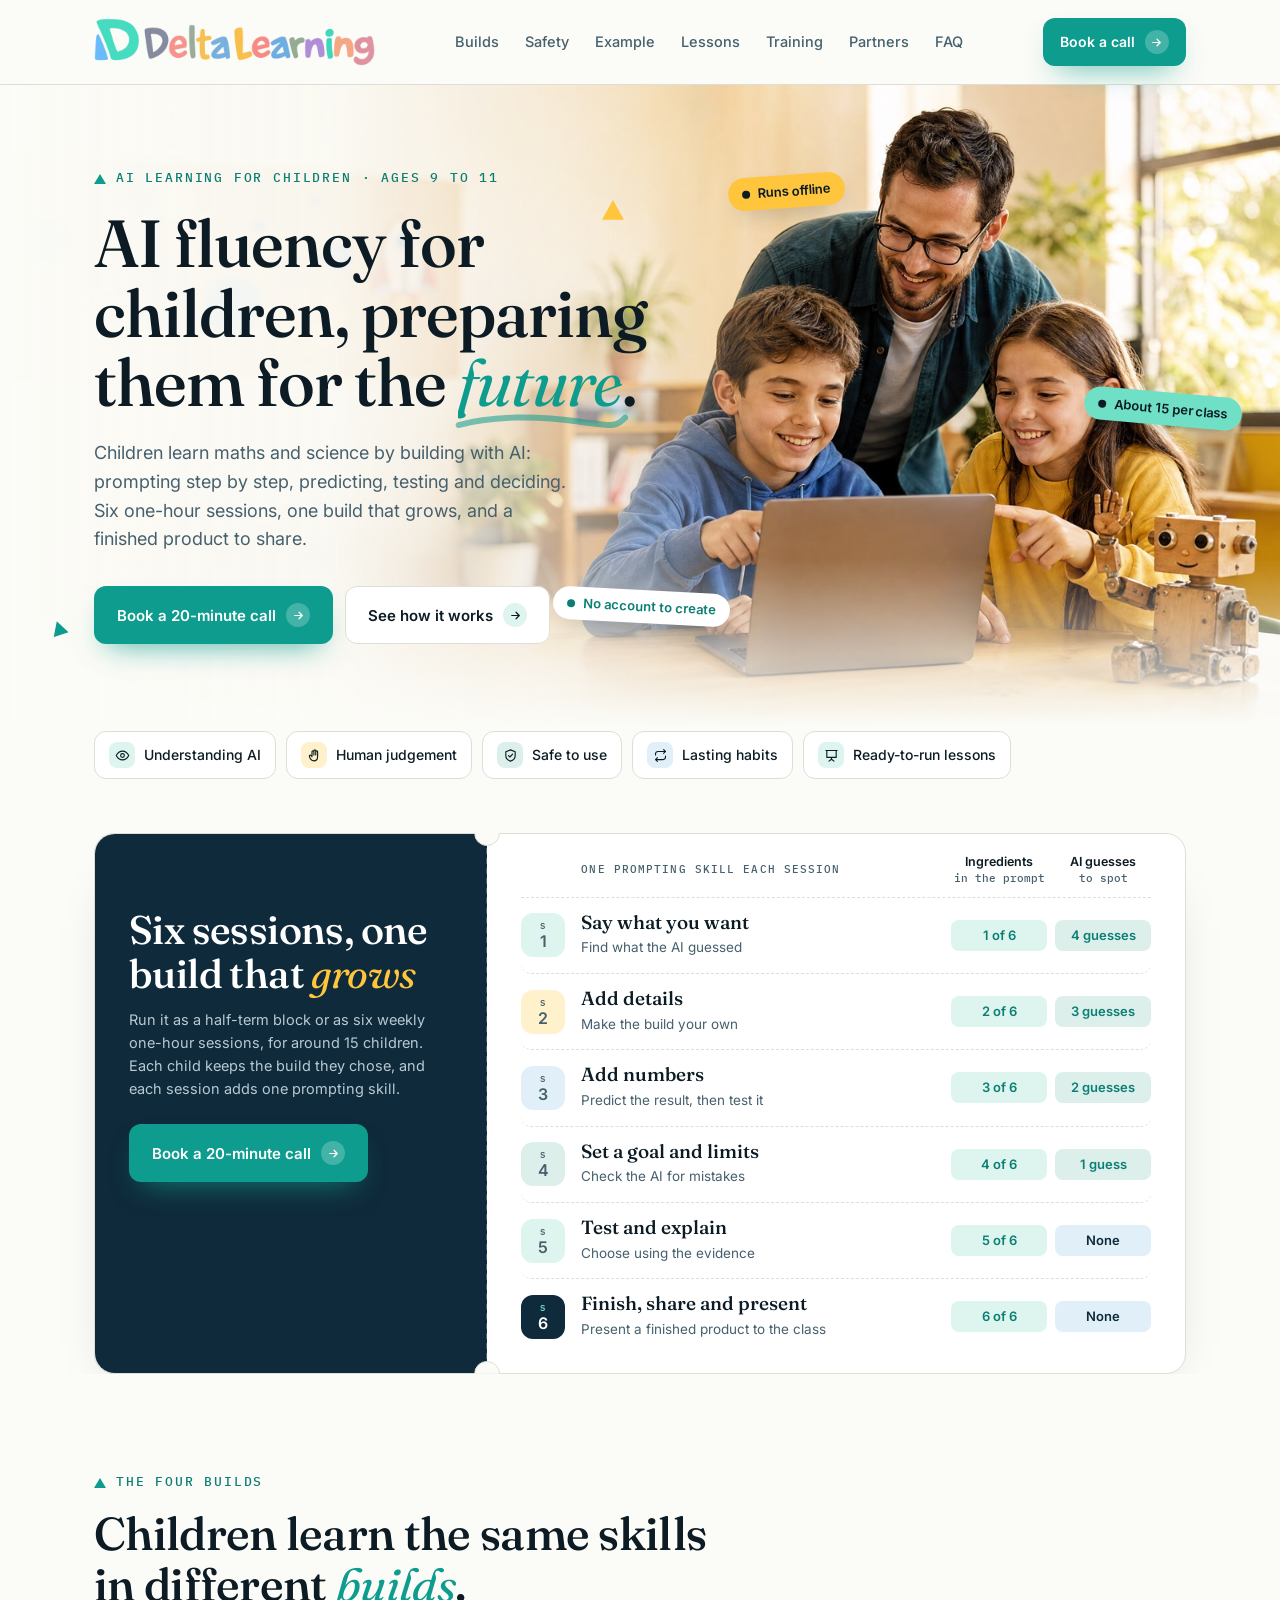
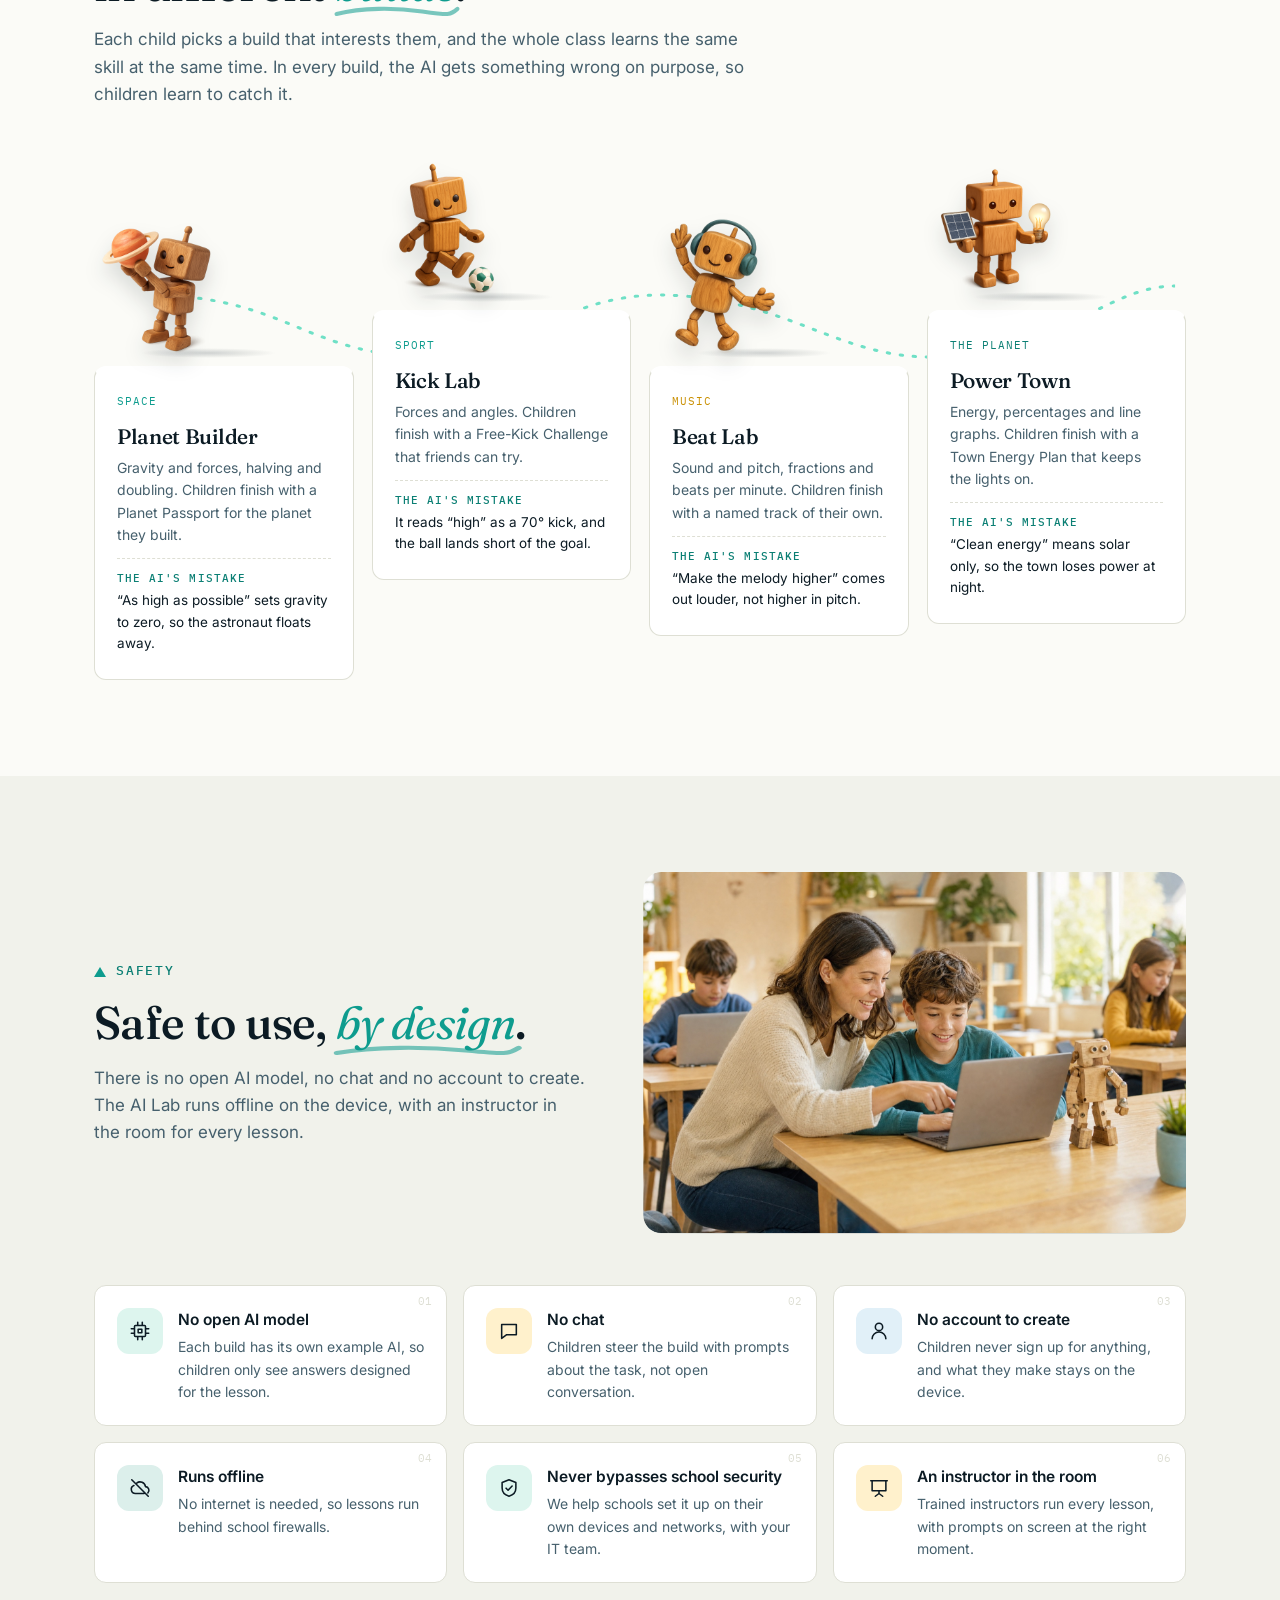
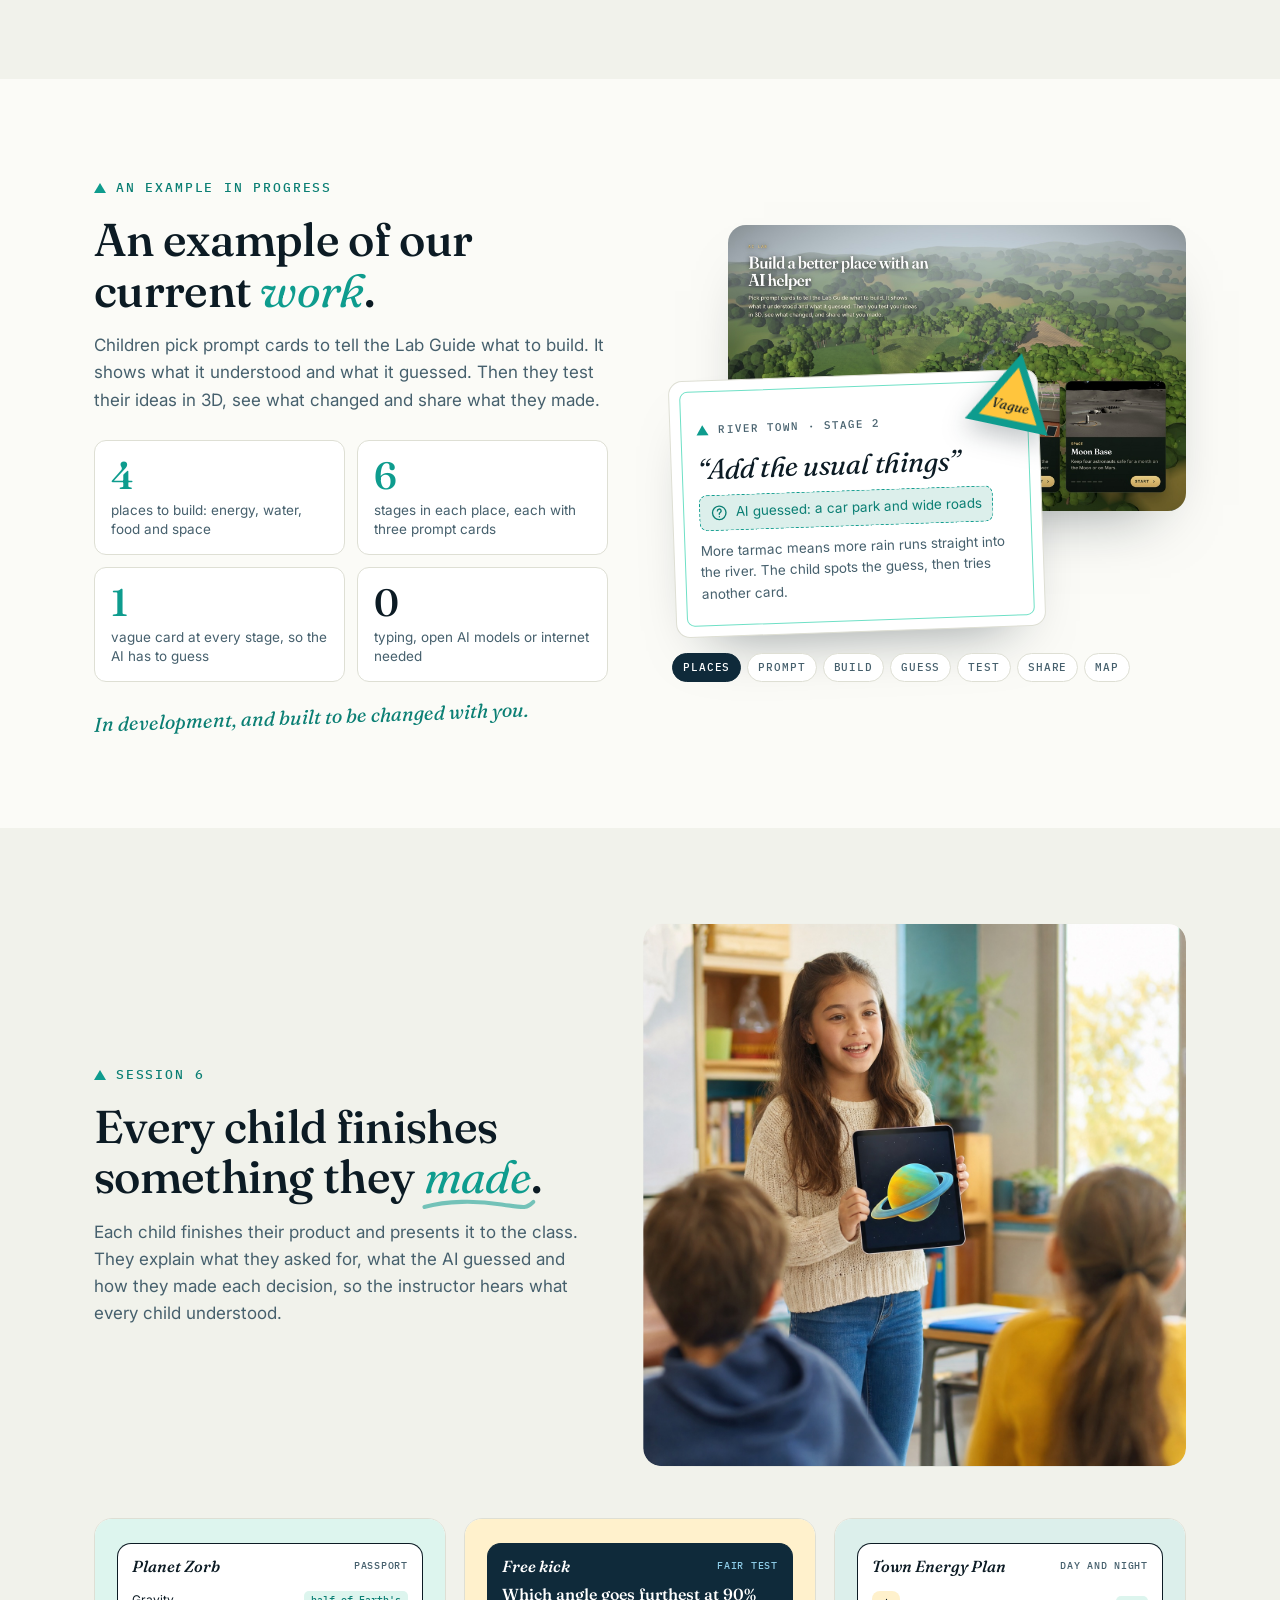
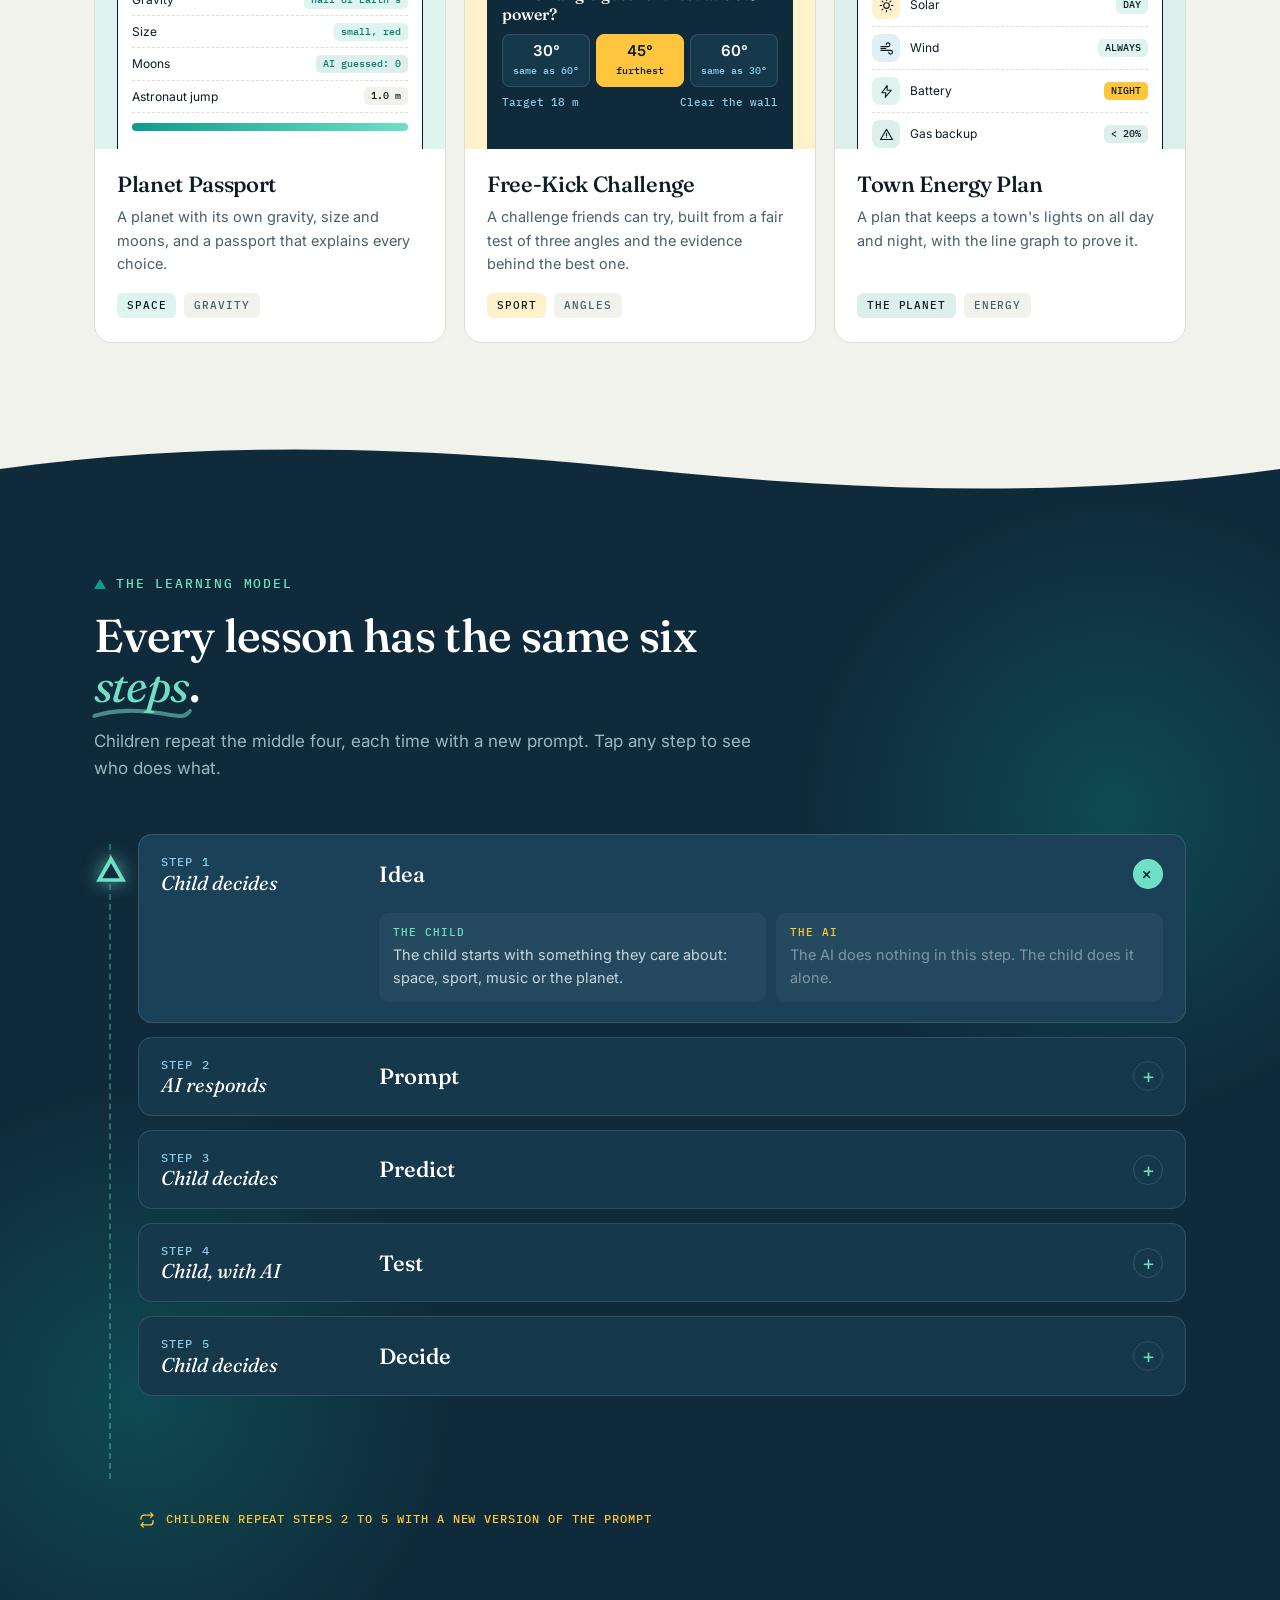
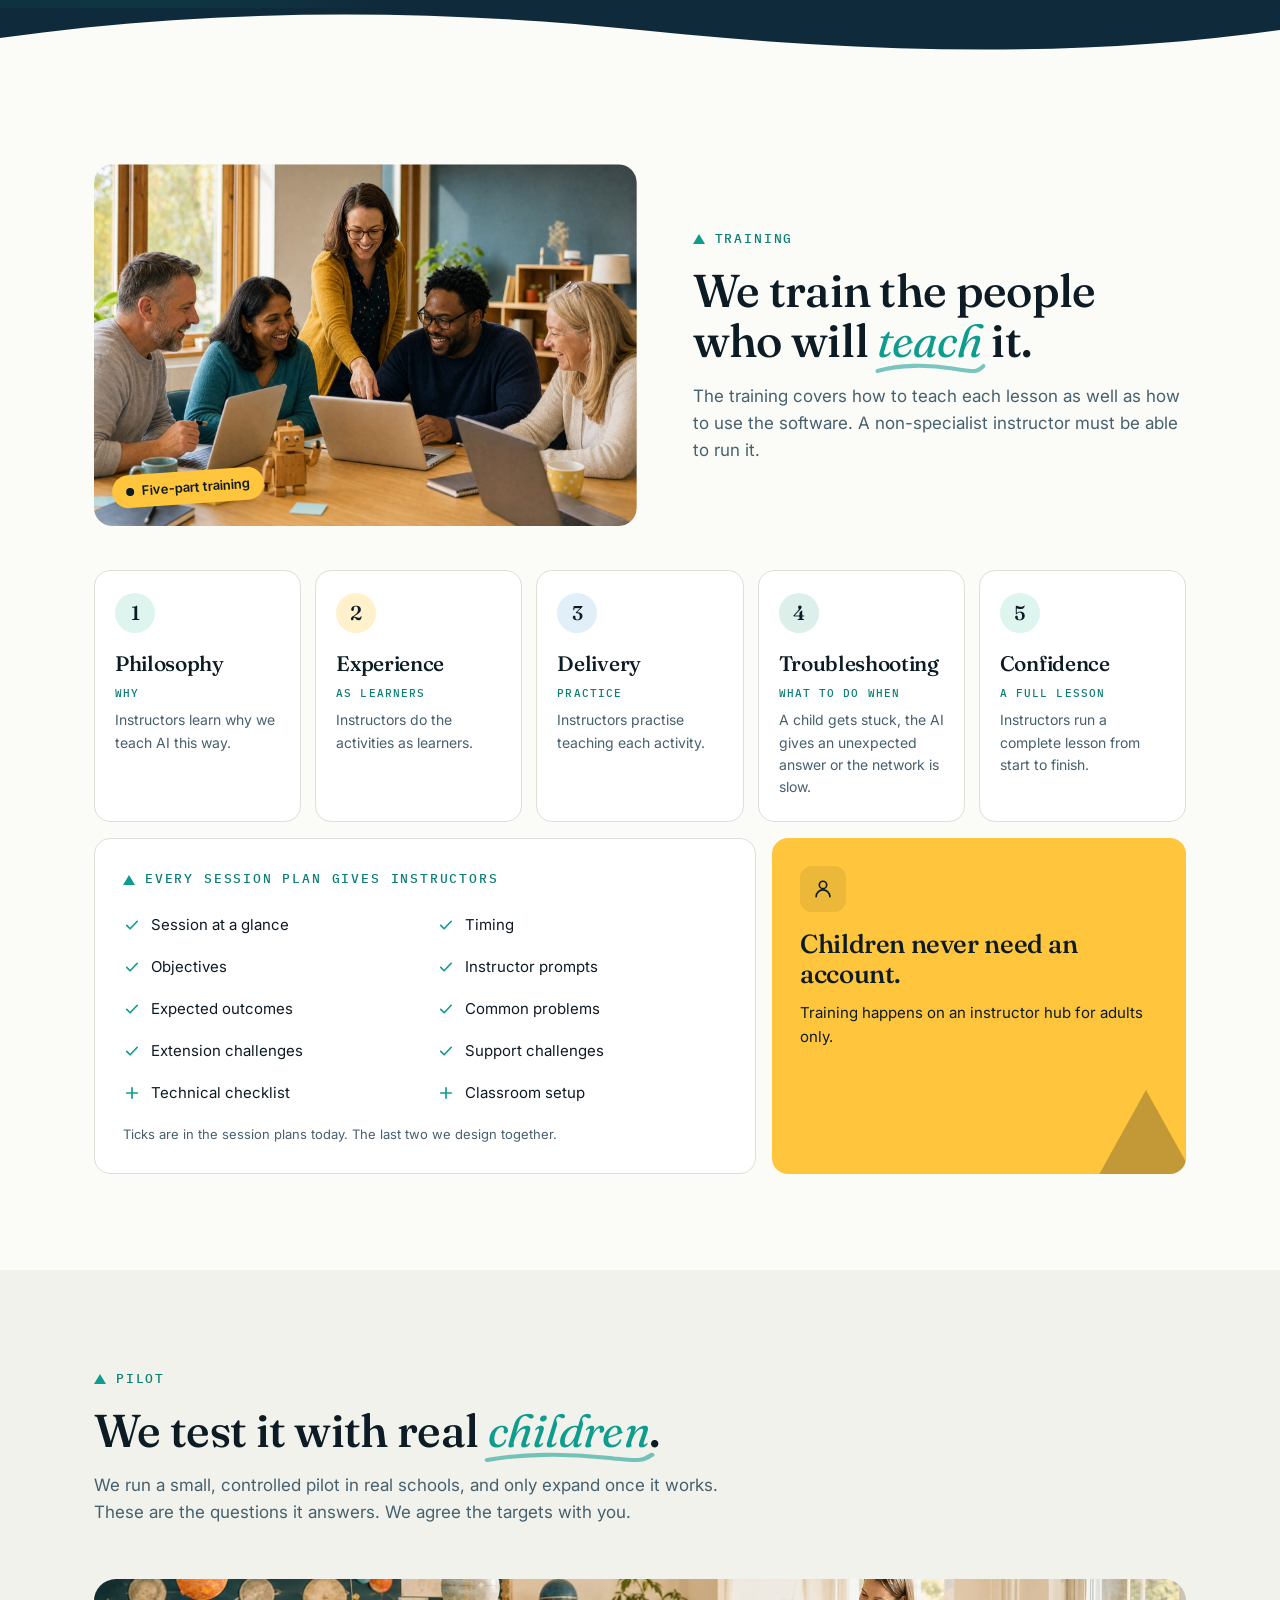
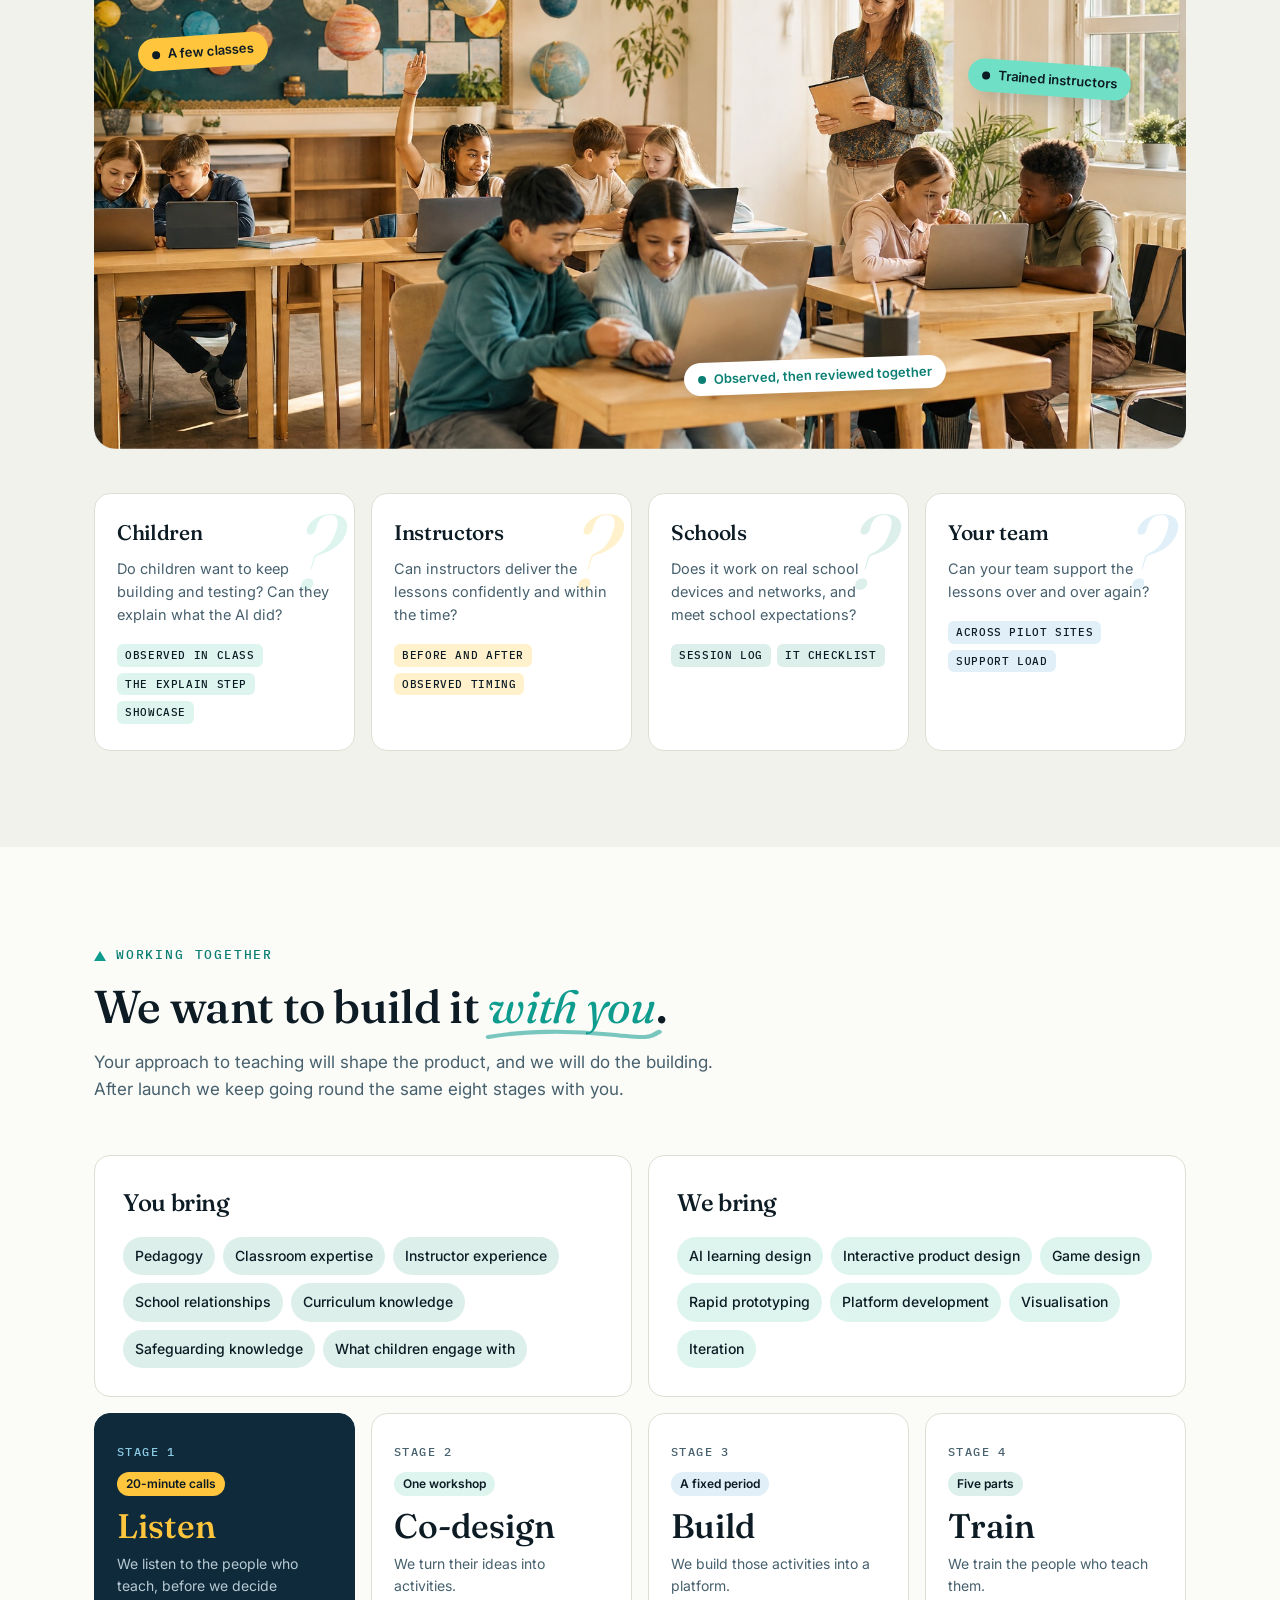
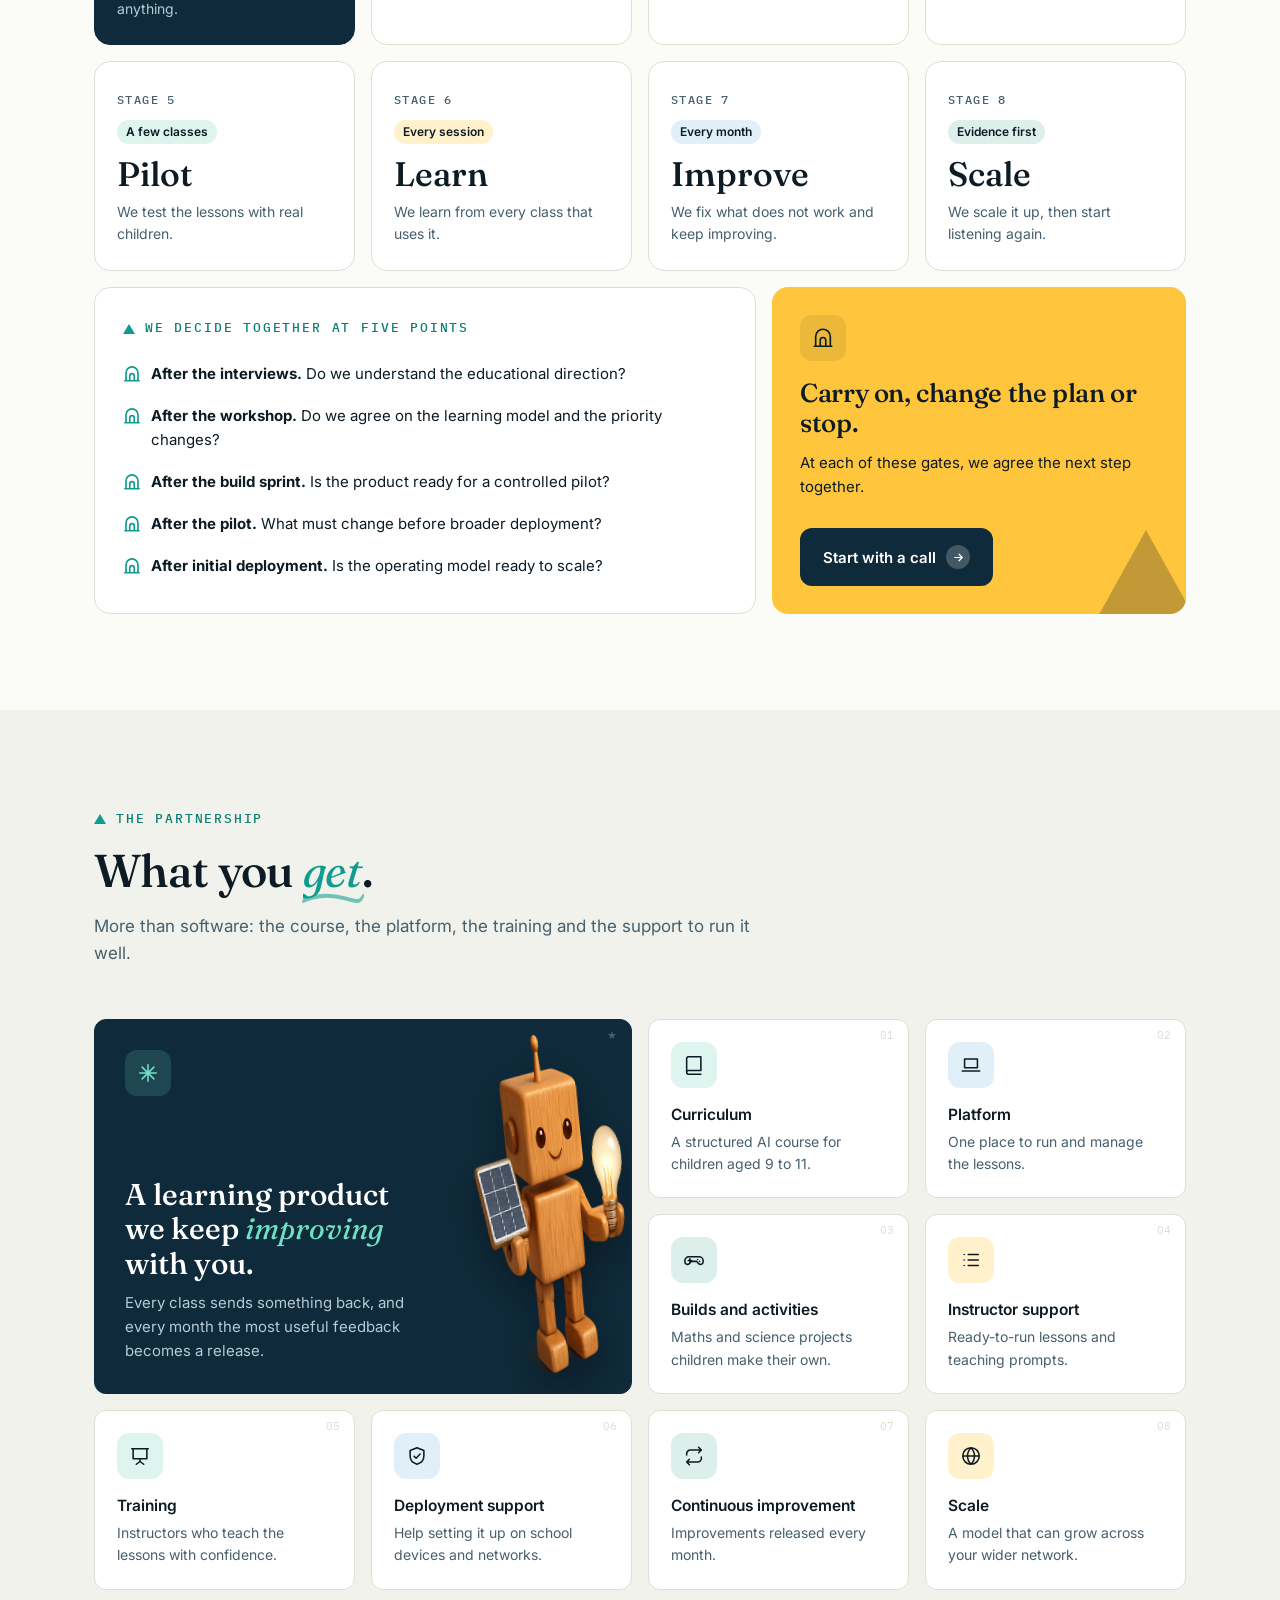
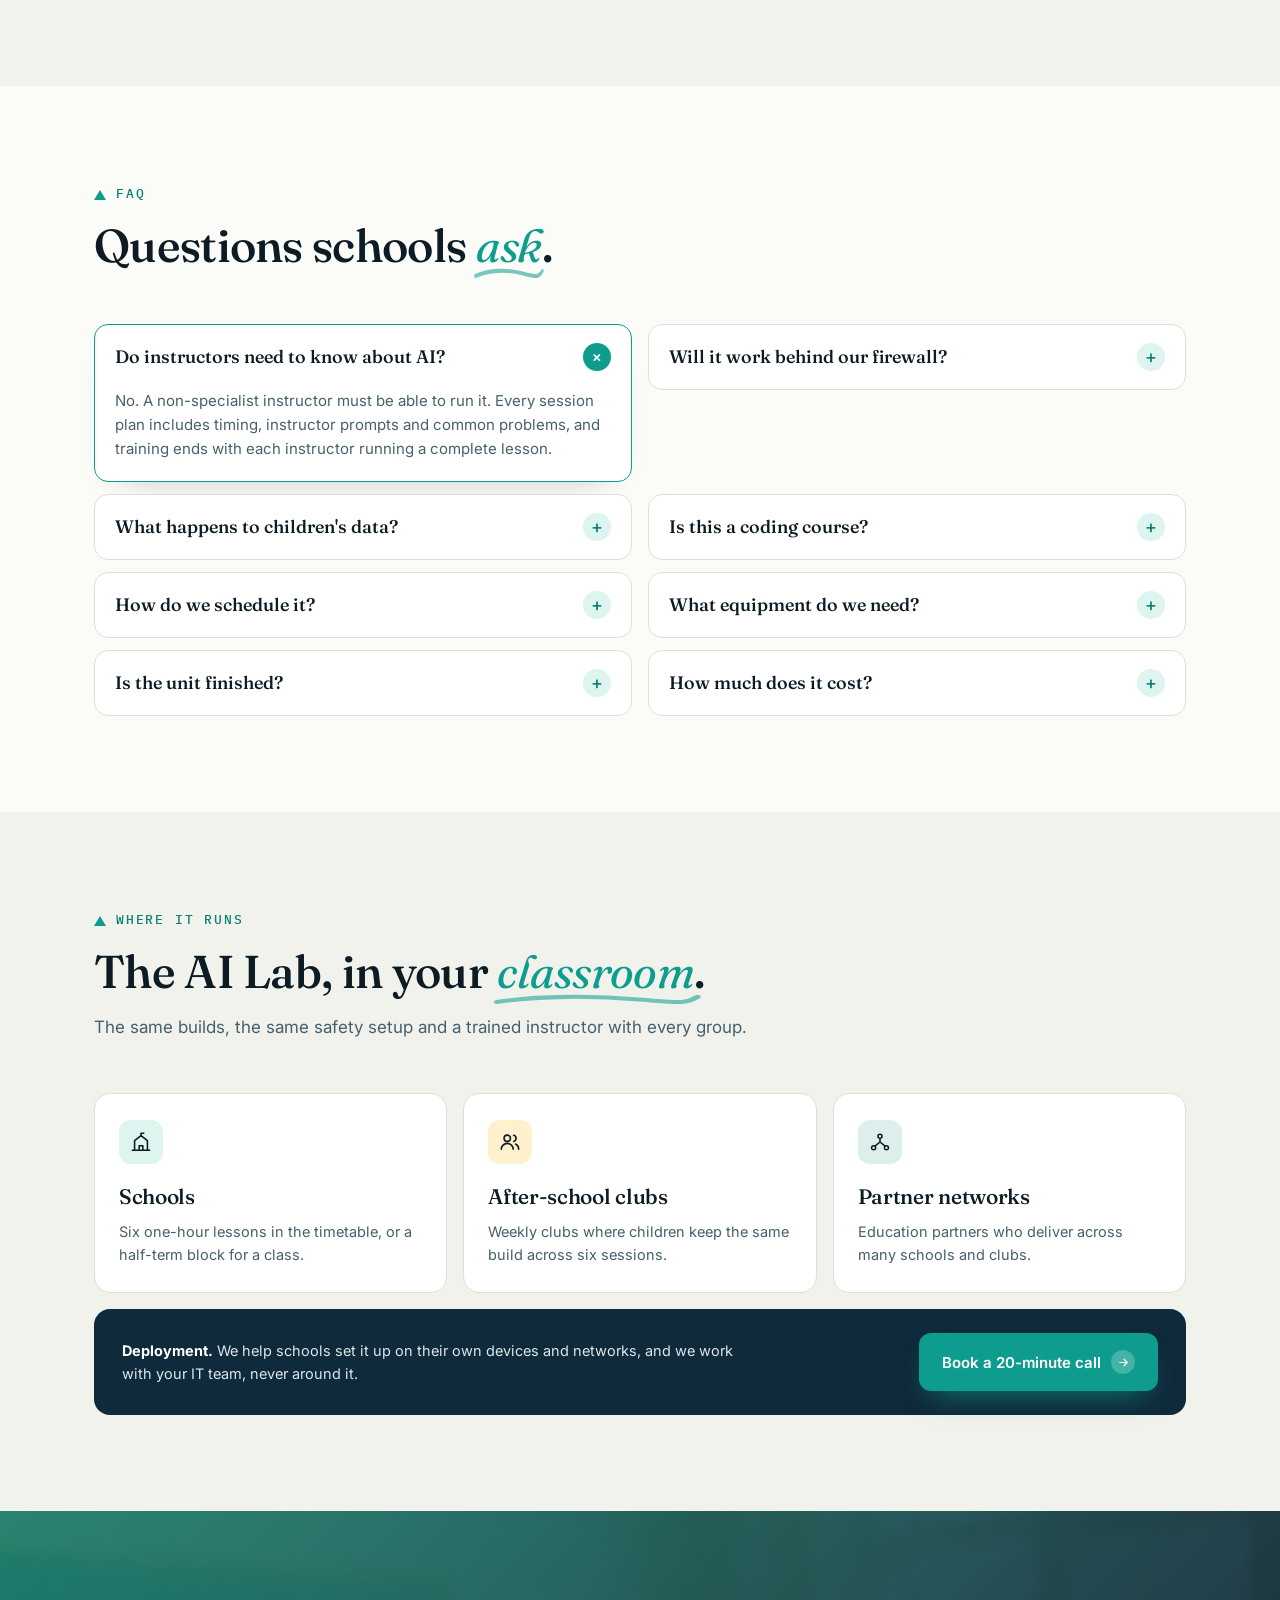
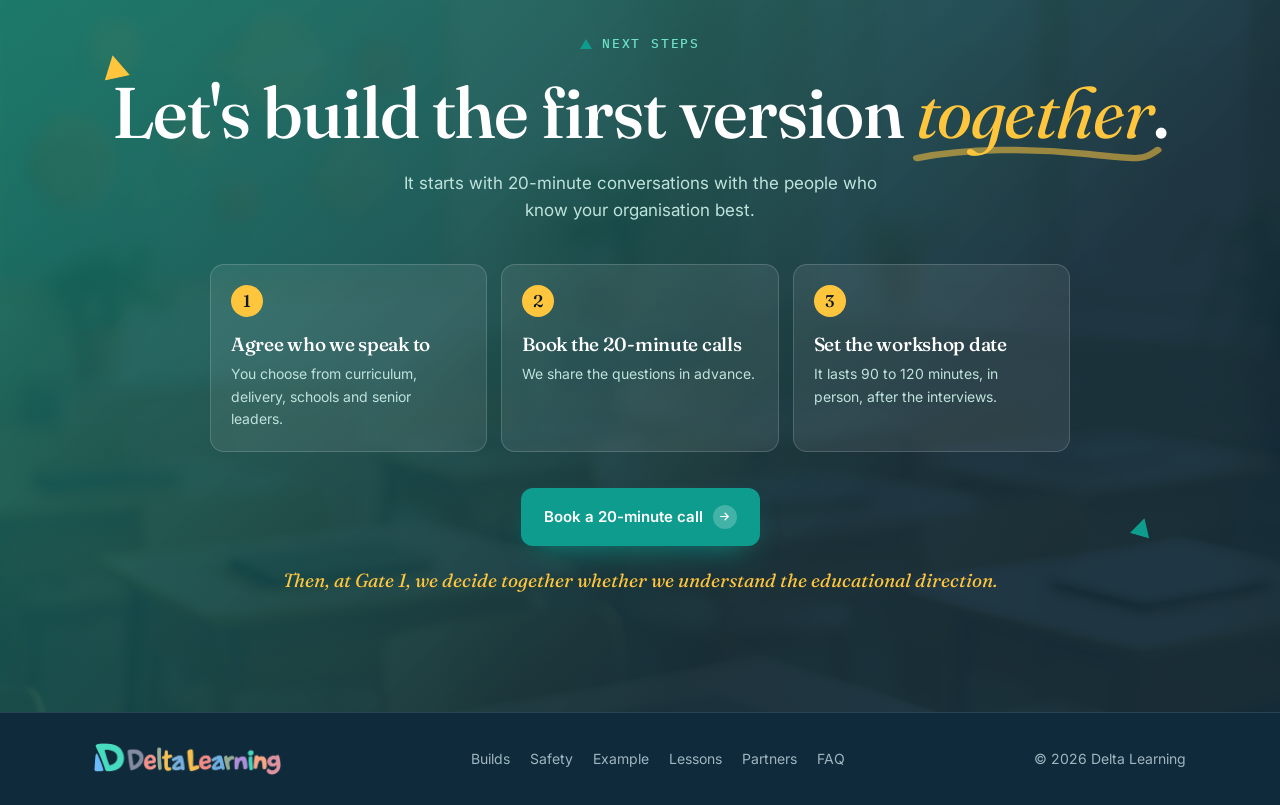
<file: index.html>
<!doctype html>
<html lang="en-GB">
  <head>
    <meta charset="utf-8" />
    <meta name="viewport" content="width=device-width, initial-scale=1" />
    <title>Delta Learning · AI fluency for children</title>
    <meta name="description" content="The AI Lab: six one-hour sessions where children aged 9 to 11 learn maths and science by building with AI. Safe to use, runs offline, and built with schools." />
    <meta name="theme-color" content="#fbfbf7" />
    <link rel="icon" href="assets/logo-mark.png" type="image/png" />
    <link rel="preconnect" href="https://fonts.googleapis.com" />
    <link rel="preconnect" href="https://fonts.gstatic.com" crossorigin />
    <link href="https://fonts.googleapis.com/css2?family=Fraunces:ital,opsz,wght@0,9..144,300..800;1,9..144,300..800&family=IBM+Plex+Mono:wght@400;500;600&family=Inter:wght@400;500;600;700&display=swap" rel="stylesheet" />
    <link rel="stylesheet" href="css/kids.css" />
    <script>document.documentElement.classList.add("js");</script>
  </head>
  <body>
    <!-- ====================================================================
         NAV
         ==================================================================== -->
    <nav class="top" aria-label="Main">
      <span class="progress" aria-hidden="true"></span>
      <div class="wrap">
        <a class="logo" href="#top"><img src="assets/logo.png" width="1520" height="260" alt="Delta Learning" /></a>
        <div class="links">
          <a href="#builds">Builds</a>
          <a href="#safety">Safety</a>
          <a href="#example">Example</a>
          <a href="#lessons">Lessons</a>
          <a href="#training">Training</a>
          <a href="#partners">Partners</a>
          <a href="#faq">FAQ</a>
        </div>
        <a class="btn btn-teal" href="#next">Book a call <span class="arr"><svg viewBox="0 0 24 24"><path d="M5 12h14M13 6l6 6-6 6" /></svg></span></a>
      </div>
    </nav>

    <main id="top">
      <!-- ==================================================================
           HERO
           ================================================================== -->
      <header class="hero">
        <div class="hero-photo">
          <svg class="tri" style="left: 47%; top: 18%; width: 22px" viewBox="0 0 20 18" aria-hidden="true"><path d="M10 0 20 18H0Z" fill="#ffc53d" /></svg>
          <svg class="tri" style="left: 4%; bottom: 14%; width: 16px; rotate: -18deg" viewBox="0 0 20 18" aria-hidden="true"><path d="M10 0 20 18H0Z" fill="#0e9c8e" /></svg>
          <span class="tag t1"><i></i>Runs offline</span>
          <span class="tag t2"><i></i>About 15 per class</span>
          <span class="tag t3"><i></i>No account to create</span>
          <div class="wrap hero-copy">
              <div>
                <p class="label">AI learning for children · Ages 9 to 11</p>
                <h1>AI fluency for children, preparing them for the <em>future</em>.</h1>
                <p class="lead">Children learn maths and science by building with AI: prompting step by step, predicting, testing and deciding. Six one-hour sessions, one build that grows, and a finished product to share.</p>
                <div class="ctas">
                  <a class="btn btn-teal" href="#next">Book a 20-minute call <span class="arr"><svg viewBox="0 0 24 24"><path d="M5 12h14M13 6l6 6-6 6" /></svg></span></a>
                  <a class="btn btn-line" href="#lessons">See how it works <span class="arr"><svg viewBox="0 0 24 24"><path d="M5 12h14M13 6l6 6-6 6" /></svg></span></a>
                </div>
              </div>
          </div>
        </div>

        <div class="wrap">
          <div class="badges">
            <span class="badge"><b style="background: var(--mint-t)"><i data-icon="eye"></i></b>Understanding AI</span>
            <span class="badge"><b style="background: var(--sun-t)"><i data-icon="hand"></i></b>Human judgement</span>
            <span class="badge"><b style="background: var(--accent-t)"><i data-icon="shield-check"></i></b>Safe to use</span>
            <span class="badge"><b style="background: var(--sky-t)"><i data-icon="repeat"></i></b>Lasting habits</span>
            <span class="badge"><b style="background: var(--mint-t)"><i data-icon="board"></i></b>Ready-to-run lessons</span>
          </div>

          <!-- The unit, as a ticket -->
          <div class="ticket">
            <span class="notch top"></span><span class="notch bot"></span>
            <div class="stub">
              <p class="label">An example unit</p>
              <h3>Six sessions, one build that <em>grows</em></h3>
              <p>Run it as a half-term block or as six weekly one-hour sessions, for around 15 children. Each child keeps the build they chose, and each session adds one prompting skill.</p>
              <a class="btn btn-teal" href="#next">Book a 20-minute call <span class="arr"><svg viewBox="0 0 24 24"><path d="M5 12h14M13 6l6 6-6 6" /></svg></span></a>
            </div>
            <ul class="nights-list">
              <li class="nl-head">
                <span></span>
                <span class="cap">One prompting skill each session</span>
                <span class="tm"><i>Ingredients<small>in the prompt</small></i><i>AI guesses<small>to spot</small></i></span>
              </li>
              <li><span class="d" style="background: var(--mint-t)"><small>S</small>1</span><div><b>Say what you want</b><span>Find what the AI guessed</span></div><span class="tm"><i>1 of 6</i><i>4 guesses</i></span></li>
              <li><span class="d" style="background: var(--sun-t)"><small>S</small>2</span><div><b>Add details</b><span>Make the build your own</span></div><span class="tm"><i>2 of 6</i><i>3 guesses</i></span></li>
              <li><span class="d" style="background: var(--sky-t)"><small>S</small>3</span><div><b>Add numbers</b><span>Predict the result, then test it</span></div><span class="tm"><i>3 of 6</i><i>2 guesses</i></span></li>
              <li><span class="d" style="background: var(--accent-t)"><small>S</small>4</span><div><b>Set a goal and limits</b><span>Check the AI for mistakes</span></div><span class="tm"><i>4 of 6</i><i>1 guess</i></span></li>
              <li><span class="d" style="background: var(--mint-t)"><small>S</small>5</span><div><b>Test and explain</b><span>Choose using the evidence</span></div><span class="tm"><i>5 of 6</i><i class="none">None</i></span></li>
              <li><span class="d" style="background: var(--navy); color: #fff"><small style="color: var(--mint)">S</small>6</span><div><b>Finish, share and present</b><span>Present a finished product to the class</span></div><span class="tm"><i>6 of 6</i><i class="none">None</i></span></li>
            </ul>
          </div>
        </div>
      </header>

      <!-- ==================================================================
           BUILDS (level map)
           ================================================================== -->
      <section class="section" id="builds">
        <div class="wrap">
          <div class="sec-head">
            <p class="label">The four builds</p>
            <h2>Children learn the same skills in different <em>builds</em>.</h2>
            <p>Each child picks a build that interests them, and the whole class learns the same skill at the same time. In every build, the AI gets something wrong on purpose, so children learn to catch it.</p>
          </div>
          <div class="map">
            <svg class="map-path" viewBox="0 0 1000 120" preserveAspectRatio="none" aria-hidden="true"><defs><mask id="map-draw" maskUnits="userSpaceOnUse" x="0" y="0" width="1000" height="120"><path class="draw" pathLength="1" d="M60 40 C 170 40, 200 100, 300 100 S 430 30, 540 40 S 690 110, 790 100 S 930 30, 990 30" fill="none" stroke="#fff" stroke-width="12" /></mask></defs><path mask="url(#map-draw)" d="M60 40 C 170 40, 200 100, 300 100 S 430 30, 540 40 S 690 110, 790 100 S 930 30, 990 30" fill="none" stroke="#6fe0c6" stroke-width="3" stroke-dasharray="2 10" stroke-linecap="round" /></svg>
            <div class="stop">
              <div class="pin"><img src="img/robot-space.png" width="400" height="400" alt="" loading="lazy" /></div>
              <div class="pain" style="--c: var(--teal)"><p class="n">Space</p><h3>Planet Builder</h3><p>Gravity and forces, halving and doubling. Children finish with a Planet Passport for the planet they built.</p><p class="mistake"><small>The AI's mistake</small>“As high as possible” sets gravity to zero, so the astronaut floats away.</p></div>
            </div>
            <div class="stop">
              <div class="pin"><img src="img/robot-sport.png" width="400" height="400" alt="" loading="lazy" /></div>
              <div class="pain" style="--c: var(--accent)"><p class="n">Sport</p><h3>Kick Lab</h3><p>Forces and angles. Children finish with a Free-Kick Challenge that friends can try.</p><p class="mistake"><small>The AI's mistake</small>It reads “high” as a 70° kick, and the ball lands short of the goal.</p></div>
            </div>
            <div class="stop">
              <div class="pin"><img src="img/robot-music.png" width="400" height="400" alt="" loading="lazy" /></div>
              <div class="pain" style="--c: #c98f00"><p class="n">Music</p><h3>Beat Lab</h3><p>Sound and pitch, fractions and beats per minute. Children finish with a named track of their own.</p><p class="mistake"><small>The AI's mistake</small>“Make the melody higher” comes out louder, not higher in pitch.</p></div>
            </div>
            <div class="stop">
              <div class="pin"><img src="img/robot-planet.png" width="400" height="400" alt="" loading="lazy" /></div>
              <div class="pain" style="--c: var(--teal-dark)"><p class="n">The planet</p><h3>Power Town</h3><p>Energy, percentages and line graphs. Children finish with a Town Energy Plan that keeps the lights on.</p><p class="mistake"><small>The AI's mistake</small>“Clean energy” means solar only, so the town loses power at night.</p></div>
            </div>
          </div>
        </div>
      </section>

      <!-- ==================================================================
           SAFETY
           ================================================================== -->
      <section class="section deep" id="safety">
        <div class="wrap">
          <div class="safety-top">
            <div class="sec-head">
              <p class="label">Safety</p>
              <h2>Safe to use, <em>by design</em>.</h2>
              <p>There is no open AI model, no chat and no account to create. The AI Lab runs offline on the device, with an instructor in the room for every lesson.</p>
            </div>
            <div class="photo"><img src="img/teach.jpg" width="1600" height="1067" alt="An instructor kneels beside a pupil at a laptop, both smiling at the screen." /></div>
          </div>
          <div class="services">
            <div class="svc" data-n="01"><span class="ic" style="--t: var(--mint-t)"><i data-icon="cpu"></i></span><div><b>No open AI model</b><span>Each build has its own example AI, so children only see answers designed for the lesson.</span></div></div>
            <div class="svc" data-n="02"><span class="ic" style="--t: var(--sun-t)"><i data-icon="chat"></i></span><div><b>No chat</b><span>Children steer the build with prompts about the task, not open conversation.</span></div></div>
            <div class="svc" data-n="03"><span class="ic" style="--t: var(--sky-t)"><i data-icon="account"></i></span><div><b>No account to create</b><span>Children never sign up for anything, and what they make stays on the device.</span></div></div>
            <div class="svc" data-n="04"><span class="ic" style="--t: var(--accent-t)"><i data-icon="offline"></i></span><div><b>Runs offline</b><span>No internet is needed, so lessons run behind school firewalls.</span></div></div>
            <div class="svc" data-n="05"><span class="ic" style="--t: var(--mint-t)"><i data-icon="shield-check"></i></span><div><b>Never bypasses school security</b><span>We help schools set it up on their own devices and networks, with your IT team.</span></div></div>
            <div class="svc" data-n="06"><span class="ic" style="--t: var(--sun-t)"><i data-icon="board"></i></span><div><b>An instructor in the room</b><span>Trained instructors run every lesson, with prompts on screen at the right moment.</span></div></div>
          </div>
        </div>
      </section>

      <!-- ==================================================================
           EXAMPLE (diploma-style split)
           ================================================================== -->
      <section class="section" id="example">
        <div class="wrap dip">
          <div>
            <p class="label">An example in progress</p>
            <h2>An example of our current <em>work</em>.</h2>
            <p class="body">Children pick prompt cards to tell the Lab Guide what to build. It shows what it understood and what it guessed. Then they test their ideas in 3D, see what changed and share what they made.</p>
            <div class="facts">
              <div class="fact"><b>4</b><span>places to build: energy, water, food and space</span></div>
              <div class="fact"><b>6</b><span>stages in each place, each with three prompt cards</span></div>
              <div class="fact"><b>1</b><span>vague card at every stage, so the AI has to guess</span></div>
              <div class="fact"><b>0</b><span>typing, open AI models or internet needed</span></div>
            </div>
            <p class="note">In development, and built to be changed with you.</p>
          </div>
          <div>
            <div class="dip-art">
              <div class="photo"><img id="app-shot" src="assets/img/app-places.jpg" width="1600" height="1000" alt="Choose a place: Eco Town, River Town, Grow Lab and Moon Base." /></div>
              <div class="cert">
                <svg class="seal" viewBox="0 0 100 100" aria-hidden="true"><path d="M50 6 96 88H4Z" fill="#0e9c8e" /><path d="M50 22 82 80H18Z" fill="#ffc53d" /><text x="50" y="70" text-anchor="middle" font-family="Fraunces, serif" font-style="italic" font-size="15" fill="#0c1b24">Vague</text></svg>
                <p class="label">River Town · Stage 2</p>
                <h4>“Add the usual things”</h4>
                <span class="guess"><i data-icon="help"></i>AI guessed: a car park and wide roads</span>
                <p>More tarmac means more rain runs straight into the river. The child spots the guess, then tries another card.</p>
              </div>
            </div>
            <div class="thumbs" role="group" aria-label="Look around the app">
              <button aria-pressed="true" data-shot="app-places" data-alt="Choose a place: Eco Town, River Town, Grow Lab and Moon Base.">Places</button>
              <button aria-pressed="false" data-shot="app-first-card" data-alt="River Town: the AI explains what it added and why.">Prompt</button>
              <button aria-pressed="false" data-shot="app-crew" data-alt="Eco Town: a crew builds what the card asked for.">Build</button>
              <button aria-pressed="false" data-shot="app-details" data-alt="River Town: what the AI guessed, and why.">Guess</button>
              <button aria-pressed="false" data-shot="app-test" data-alt="Eco Town: a fair test.">Test</button>
              <button aria-pressed="false" data-shot="app-share" data-alt="Moon Base: finish and share.">Share</button>
              <button aria-pressed="false" data-shot="app-map" data-alt="The prompt map: every choice and what it led to.">Map</button>
            </div>
          </div>
        </div>
      </section>

      <!-- ==================================================================
           PROJECTS
           ================================================================== -->
      <section class="section deep" id="projects">
        <div class="wrap">
          <div class="safety-top">
            <div class="sec-head">
              <p class="label">Session 6</p>
              <h2>Every child finishes something they <em>made</em>.</h2>
              <p>Each child finishes their product and presents it to the class. They explain what they asked for, what the AI guessed and how they made each decision, so the instructor hears what every child understood.</p>
            </div>
            <div class="photo"><img src="img/share.jpg" width="1400" height="1400" alt="A girl at the front of the class holds up a tablet showing the planet she designed." loading="lazy" /></div>
          </div>
          <div class="projects">
            <article class="proj" style="--t: var(--mint-t)">
              <div class="screen">
                <div class="device">
                  <div class="top"><b>Planet Zorb</b><small>Passport</small></div>
                  <div class="stat-row">Gravity <em class="you">half of Earth's</em></div>
                  <div class="stat-row">Size <em class="you">small, red</em></div>
                  <div class="stat-row">Moons <em class="ai">AI guessed: 0</em></div>
                  <div class="stat-row">Astronaut jump <em>1.0 m</em></div>
                  <div class="prog"><i></i></div>
                </div>
              </div>
              <div class="body"><h3>Planet Passport</h3><p>A planet with its own gravity, size and moons, and a passport that explains every choice.</p><div class="chips"><span>Space</span><span>Gravity</span></div></div>
            </article>
            <article class="proj" style="--t: var(--sun-t)">
              <div class="screen">
                <div class="device trivia">
                  <div class="top"><b>Free kick</b><small>Fair test</small></div>
                  <p class="qq">Which angle goes furthest at 90% power?</p>
                  <div class="ops"><span><b>30°</b><small>same as 60°</small></span><span class="ok"><b>45°</b><small>furthest</small></span><span><b>60°</b><small>same as 30°</small></span></div>
                  <div class="clock"><span>Target 18 m</span><span>Clear the wall</span></div>
                </div>
              </div>
              <div class="body"><h3>Free-Kick Challenge</h3><p>A challenge friends can try, built from a fair test of three angles and the evidence behind the best one.</p><div class="chips"><span>Sport</span><span>Angles</span></div></div>
            </article>
            <article class="proj" style="--t: var(--accent-t)">
              <div class="screen">
                <div class="device">
                  <div class="top"><b>Town Energy Plan</b><small>Day and night</small></div>
                  <div class="pet-row"><span class="dot" style="background: var(--sun-t)"><i data-icon="sun"></i></span>Solar <em style="background: var(--mint-t)">DAY</em></div>
                  <div class="pet-row"><span class="dot" style="background: var(--sky-t)"><i data-icon="wind"></i></span>Wind <em style="background: var(--mint-t)">ALWAYS</em></div>
                  <div class="pet-row"><span class="dot" style="background: var(--mint-t)"><i data-icon="bolt"></i></span>Battery <em style="background: var(--sun)">NIGHT</em></div>
                  <div class="pet-row"><span class="dot" style="background: var(--accent-t)"><i data-icon="alert"></i></span>Gas backup <em style="background: var(--accent-t)">&lt; 20%</em></div>
                </div>
              </div>
              <div class="body"><h3>Town Energy Plan</h3><p>A plan that keeps a town's lights on all day and night, with the line graph to prove it.</p><div class="chips"><span>The planet</span><span>Energy</span></div></div>
            </article>
          </div>
        </div>
      </section>

      <!-- ==================================================================
           LESSONS (dark band)
           ================================================================== -->
      <section class="dark" id="lessons">
        <svg class="wave" viewBox="0 0 1440 60" preserveAspectRatio="none" aria-hidden="true"><path d="M0 60V30C240 0 480 0 720 22s480 30 720 0v38Z" fill="#0f2a3a" /><path d="M0 0h1440v30c-240 30-480 22-720 0S240 0 0 30Z" fill="#f1f2eb" /></svg>
        <span class="glow" style="left: 62%; top: 4%" aria-hidden="true"></span><span class="glow" style="left: -14%; top: 52%; animation-delay: -9s" aria-hidden="true"></span>
        <div class="section" style="padding-top: 72px; padding-bottom: 72px; position: relative">
          <div class="wrap">
            <div class="sec-head">
              <p class="label">The learning model</p>
              <h2>Every lesson has the same six <em>steps</em>.</h2>
              <p>Children repeat the middle four, each time with a new prompt. Tap any step to see who does what.</p>
            </div>
            <div class="timeline" id="steps"></div>
            <p class="loop-note"><i data-icon="repeat"></i>Children repeat steps 2 to 5 with a new version of the prompt</p>
          </div>
        </div>
        <svg class="wave" viewBox="0 0 1440 60" preserveAspectRatio="none" aria-hidden="true"><path d="M0 0h1440v30c-240 30-480 22-720 0S240 0 0 30Z" fill="#0f2a3a" /><path d="M0 60V30C240 0 480 0 720 22s480 30 720 0v38Z" fill="#fbfbf7" /></svg>
      </section>

      <!-- ==================================================================
           TRAINING
           ================================================================== -->
      <section class="section" id="training">
        <div class="wrap">
          <div class="photo-split">
            <div class="photo"><img src="img/training.jpg" width="1600" height="1067" alt="Educators around a table try an AI Lab activity together as learners, while a facilitator points at a laptop." loading="lazy" /><span class="tag"><i></i>Five-part training</span></div>
            <div class="sec-head">
              <p class="label">Training</p>
              <h2>We train the people who will <em>teach</em> it.</h2>
              <p>The training covers how to teach each lesson as well as how to use the software. A non-specialist instructor must be able to run it.</p>
            </div>
          </div>
          <div class="team">
            <div class="person"><span class="num" style="--t: var(--mint-t)">1</span><h3>Philosophy</h3><p class="role">Why</p><p>Instructors learn why we teach AI this way.</p></div>
            <div class="person"><span class="num" style="--t: var(--sun-t)">2</span><h3>Experience</h3><p class="role">As learners</p><p>Instructors do the activities as learners.</p></div>
            <div class="person"><span class="num" style="--t: var(--sky-t)">3</span><h3>Delivery</h3><p class="role">Practice</p><p>Instructors practise teaching each activity.</p></div>
            <div class="person"><span class="num" style="--t: var(--accent-t)">4</span><h3>Troubleshooting</h3><p class="role">What to do when</p><p>A child gets stuck, the AI gives an unexpected answer or the network is slow.</p></div>
            <div class="person"><span class="num" style="--t: var(--mint-t)">5</span><h3>Confidence</h3><p class="role">A full lesson</p><p>Instructors run a complete lesson from start to finish.</p></div>
          </div>
          <div class="incl-wrap">
            <div class="incl">
              <p class="label">Every session plan gives instructors</p>
              <ul>
                <li><i data-icon="check"></i>Session at a glance</li>
                <li><i data-icon="check"></i>Timing</li>
                <li><i data-icon="check"></i>Objectives</li>
                <li><i data-icon="check"></i>Instructor prompts</li>
                <li><i data-icon="check"></i>Expected outcomes</li>
                <li><i data-icon="check"></i>Common problems</li>
                <li><i data-icon="check"></i>Extension challenges</li>
                <li><i data-icon="check"></i>Support challenges</li>
                <li class="todo"><i data-icon="plus"></i>Technical checklist</li>
                <li class="todo"><i data-icon="plus"></i>Classroom setup</li>
              </ul>
              <p class="key">Ticks are in the session plans today. The last two we design together.</p>
            </div>
            <div class="promise">
              <span class="ic"><i data-icon="account"></i></span>
              <h3>Children never need an account.</h3>
              <p>Training happens on an instructor hub for adults only.</p>
              <svg class="deco" viewBox="0 0 100 90" aria-hidden="true"><path d="M50 0 100 90H0Z" fill="#0c1b24" /></svg>
            </div>
          </div>
        </div>
      </section>

      <!-- ==================================================================
           PILOT (research-style cards)
           ================================================================== -->
      <section class="section deep" id="pilot">
        <div class="wrap">
          <div class="sec-head">
            <p class="label">Pilot</p>
            <h2>We test it with real <em>children</em>.</h2>
            <p>We run a small, controlled pilot in real schools, and only expand once it works. These are the questions it answers. We agree the targets with you.</p>
          </div>
          <div class="banner">
            <img src="img/pilot.jpg" width="2000" height="1120" alt="Children work in pairs at laptops while a teacher with a clipboard observes from the back of the classroom." loading="lazy" />
            <span class="tag b1"><i></i>A few classes</span>
            <span class="tag b2"><i></i>Trained instructors</span>
            <span class="tag b3"><i></i>Observed, then reviewed together</span>
          </div>
          <div class="research">
            <article class="rq" style="--t: var(--mint-t)"><h3>Children</h3><p>Do children want to keep building and testing? Can they explain what the AI did?</p><div class="src"><span>Observed in class</span><span>The Explain step</span><span>Showcase</span></div></article>
            <article class="rq" style="--t: var(--sun-t)"><h3>Instructors</h3><p>Can instructors deliver the lessons confidently and within the time?</p><div class="src"><span>Before and after</span><span>Observed timing</span></div></article>
            <article class="rq" style="--t: var(--accent-t)"><h3>Schools</h3><p>Does it work on real school devices and networks, and meet school expectations?</p><div class="src"><span>Session log</span><span>IT checklist</span></div></article>
            <article class="rq" style="--t: var(--sky-t)"><h3>Your team</h3><p>Can your team support the lessons over and over again?</p><div class="src"><span>Across pilot sites</span><span>Support load</span></div></article>
          </div>
        </div>
      </section>

      <!-- ==================================================================
           PARTNERS (tiers)
           ================================================================== -->
      <section class="section" id="partners">
        <div class="wrap">
          <div class="sec-head">
            <p class="label">Working together</p>
            <h2>We want to build it <em>with you</em>.</h2>
            <p>Your approach to teaching will shape the product, and we will do the building. After launch we keep going round the same eight stages with you.</p>
          </div>
          <div class="bring">
            <div class="incl"><h3>You bring</h3><ul><li>Pedagogy</li><li>Classroom expertise</li><li>Instructor experience</li><li>School relationships</li><li>Curriculum knowledge</li><li>Safeguarding knowledge</li><li>What children engage with</li></ul></div>
            <div class="incl"><h3>We bring</h3><ul><li>AI learning design</li><li>Interactive product design</li><li>Game design</li><li>Rapid prototyping</li><li>Platform development</li><li>Visualisation</li><li>Iteration</li></ul></div>
          </div>
          <div class="tiers">
            <div class="tier first" style="--t: var(--sun)"><p class="who">Stage 1</p><span class="off">20-minute calls</span><p class="amt">Listen</p><p>We listen to the people who teach, before we decide anything.</p></div>
            <div class="tier" style="--t: var(--mint-t)"><p class="who">Stage 2</p><span class="off">One workshop</span><p class="amt">Co-design</p><p>We turn their ideas into activities.</p></div>
            <div class="tier" style="--t: var(--sky-t)"><p class="who">Stage 3</p><span class="off">A fixed period</span><p class="amt">Build</p><p>We build those activities into a platform.</p></div>
            <div class="tier" style="--t: var(--accent-t)"><p class="who">Stage 4</p><span class="off">Five parts</span><p class="amt">Train</p><p>We train the people who teach them.</p></div>
            <div class="tier" style="--t: var(--mint-t)"><p class="who">Stage 5</p><span class="off">A few classes</span><p class="amt">Pilot</p><p>We test the lessons with real children.</p></div>
            <div class="tier" style="--t: var(--sun-t)"><p class="who">Stage 6</p><span class="off">Every session</span><p class="amt">Learn</p><p>We learn from every class that uses it.</p></div>
            <div class="tier" style="--t: var(--sky-t)"><p class="who">Stage 7</p><span class="off">Every month</span><p class="amt">Improve</p><p>We fix what does not work and keep improving.</p></div>
            <div class="tier" style="--t: var(--accent-t)"><p class="who">Stage 8</p><span class="off">Evidence first</span><p class="amt">Scale</p><p>We scale it up, then start listening again.</p></div>
          </div>
          <div class="incl-wrap">
            <div class="incl">
              <p class="label">We decide together at five points</p>
              <ul style="grid-template-columns: 1fr">
                <li><i data-icon="gate"></i><span><b>After the interviews.</b> Do we understand the educational direction?</span></li>
                <li><i data-icon="gate"></i><span><b>After the workshop.</b> Do we agree on the learning model and the priority changes?</span></li>
                <li><i data-icon="gate"></i><span><b>After the build sprint.</b> Is the product ready for a controlled pilot?</span></li>
                <li><i data-icon="gate"></i><span><b>After the pilot.</b> What must change before broader deployment?</span></li>
                <li><i data-icon="gate"></i><span><b>After initial deployment.</b> Is the operating model ready to scale?</span></li>
              </ul>
            </div>
            <div class="promise">
              <span class="ic"><i data-icon="gate"></i></span>
              <h3>Carry on, change the plan or stop.</h3>
              <p>At each of these gates, we agree the next step together.</p>
              <a class="btn btn-teal" href="#next" style="background: var(--navy); box-shadow: none">Start with a call <span class="arr"><svg viewBox="0 0 24 24"><path d="M5 12h14M13 6l6 6-6 6" /></svg></span></a>
              <svg class="deco" viewBox="0 0 100 90" aria-hidden="true"><path d="M50 0 100 90H0Z" fill="#0c1b24" /></svg>
            </div>
          </div>
        </div>
      </section>

      <!-- ==================================================================
           WHAT YOU GET
           ================================================================== -->
      <section class="section deep" id="get">
        <div class="wrap">
          <div class="sec-head">
            <p class="label">The partnership</p>
            <h2>What you <em>get</em>.</h2>
            <p>More than software: the course, the platform, the training and the support to run it well.</p>
          </div>
          <div class="services services--4">
            <div class="svc feature" data-n="★"><span class="ic"><i data-icon="sparkle"></i></span><div><b>A learning product we keep <em>improving</em> with you.</b><span>Every class sends something back, and every month the most useful feedback becomes a release.</span></div><img src="img/robot-planet.png" width="400" height="400" alt="" loading="lazy" /></div>
            <div class="svc" data-n="01"><span class="ic" style="--t: var(--mint-t)"><i data-icon="book"></i></span><div><b>Curriculum</b><span>A structured AI course for children aged 9 to 11.</span></div></div>
            <div class="svc" data-n="02"><span class="ic" style="--t: var(--sky-t)"><i data-icon="laptop"></i></span><div><b>Platform</b><span>One place to run and manage the lessons.</span></div></div>
            <div class="svc" data-n="03"><span class="ic" style="--t: var(--accent-t)"><i data-icon="gamepad"></i></span><div><b>Builds and activities</b><span>Maths and science projects children make their own.</span></div></div>
            <div class="svc" data-n="04"><span class="ic" style="--t: var(--sun-t)"><i data-icon="list"></i></span><div><b>Instructor support</b><span>Ready-to-run lessons and teaching prompts.</span></div></div>
            <div class="svc" data-n="05"><span class="ic" style="--t: var(--mint-t)"><i data-icon="board"></i></span><div><b>Training</b><span>Instructors who teach the lessons with confidence.</span></div></div>
            <div class="svc" data-n="06"><span class="ic" style="--t: var(--sky-t)"><i data-icon="shield-check"></i></span><div><b>Deployment support</b><span>Help setting it up on school devices and networks.</span></div></div>
            <div class="svc" data-n="07"><span class="ic" style="--t: var(--accent-t)"><i data-icon="repeat"></i></span><div><b>Continuous improvement</b><span>Improvements released every month.</span></div></div>
            <div class="svc" data-n="08"><span class="ic" style="--t: var(--sun-t)"><i data-icon="globe"></i></span><div><b>Scale</b><span>A model that can grow across your wider network.</span></div></div>
          </div>
        </div>
      </section>

      <!-- ==================================================================
           FAQ
           ================================================================== -->
      <section class="section" id="faq">
        <div class="wrap">
          <div class="sec-head">
            <p class="label">FAQ</p>
            <h2>Questions schools <em>ask</em>.</h2>
          </div>
          <div class="faq-grid">
            <details open><summary>Do instructors need to know about AI?</summary><p>No. A non-specialist instructor must be able to run it. Every session plan includes timing, instructor prompts and common problems, and training ends with each instructor running a complete lesson.</p></details>
            <details><summary>Will it work behind our firewall?</summary><p>Yes. There is no open AI model and no chat. The example AI runs offline on the device, so nothing needs to reach an outside service.</p></details>
            <details><summary>What happens to children's data?</summary><p>There is no account to create, and what children make stays on the device. A shared build travels inside its link, so no server is needed.</p></details>
            <details><summary>Is this a coding course?</summary><p>No. It's maths and science, learned by building with AI. Children practise saying exactly what they mean, predicting, testing fairly and deciding from evidence.</p></details>
            <details><summary>How do we schedule it?</summary><p>Run it as a half-term block or as six weekly one-hour sessions, for around 15 children. Each child keeps the build they chose for all six hours.</p></details>
            <details><summary>What equipment do we need?</summary><p>Laptops with a current Chrome, Edge, Safari or Firefox. A simpler 3D mode helps older machines, and every number still shows without 3D.</p></details>
            <details><summary>Is the unit finished?</summary><p>No. The structure is an example to shape together. We start by listening, then co-design and pilot it with you before anything scales.</p></details>
            <details><summary>How much does it cost?</summary><p>We agree pricing and terms with each partner once we understand what you need. Book a call and we'll talk it through.</p></details>
          </div>
        </div>
      </section>

      <!-- ==================================================================
           WHERE IT RUNS
           ================================================================== -->
      <section class="section deep" id="schools">
        <div class="wrap">
          <div class="sec-head">
            <p class="label">Where it runs</p>
            <h2>The AI Lab, in your <em>classroom</em>.</h2>
            <p>The same builds, the same safety setup and a trained instructor with every group.</p>
          </div>
          <div class="ip-grid" style="grid-template-columns: repeat(3, 1fr)">
            <div class="ip"><span class="ic" style="background: var(--mint-t)"><i data-icon="school"></i></span><h3>Schools</h3><p>Six one-hour lessons in the timetable, or a half-term block for a class.</p></div>
            <div class="ip"><span class="ic" style="background: var(--sun-t)"><i data-icon="users"></i></span><h3>After-school clubs</h3><p>Weekly clubs where children keep the same build across six sessions.</p></div>
            <div class="ip"><span class="ic" style="background: var(--accent-t)"><i data-icon="network"></i></span><h3>Partner networks</h3><p>Education partners who deliver across many schools and clubs.</p></div>
          </div>
          <div class="ip-foot">
            <p><b>Deployment.</b> We help schools set it up on their own devices and networks, and we work with your IT team, never around it.</p>
            <a class="btn btn-teal" href="#next">Book a 20-minute call <span class="arr"><svg viewBox="0 0 24 24"><path d="M5 12h14M13 6l6 6-6 6" /></svg></span></a>
          </div>
        </div>
      </section>

      <!-- ==================================================================
           NEXT STEPS
           ================================================================== -->
      <section class="cta" id="next">
        <svg class="tri" style="left: 8%; top: 18%; width: 26px; rotate: -12deg" viewBox="0 0 20 18" aria-hidden="true"><path d="M10 0 20 18H0Z" fill="#ffc53d" /></svg>
        <svg class="tri" style="right: 10%; bottom: 22%; width: 20px; rotate: 16deg" viewBox="0 0 20 18" aria-hidden="true"><path d="M10 0 20 18H0Z" fill="#0e9c8e" /></svg>
        <div class="wrap">
          <p class="label">Next steps</p>
          <h2>Let's build the first version <em>together</em>.</h2>
          <p class="sub">It starts with 20-minute conversations with the people who know your organisation best.</p>
          <ol class="steps3">
            <li><b>1</b><h3>Agree who we speak to</h3><p>You choose from curriculum, delivery, schools and senior leaders.</p></li>
            <li><b>2</b><h3>Book the 20-minute calls</h3><p>We share the questions in advance.</p></li>
            <li><b>3</b><h3>Set the workshop date</h3><p>It lasts 90 to 120 minutes, in person, after the interviews.</p></li>
          </ol>
          <!-- TODO: confirm the contact address -->
          <a class="btn btn-teal" href="mailto:hello@deltatraining.co?subject=AI%20Lab%20%C2%B7%2020-minute%20call">Book a 20-minute call <span class="arr"><svg viewBox="0 0 24 24"><path d="M5 12h14M13 6l6 6-6 6" /></svg></span></a>
          <p class="gate">Then, at Gate 1, we decide together whether we understand the educational direction.</p>
        </div>
      </section>
    </main>

    <footer>
      <div class="wrap">
        <a class="logo" href="#top"><img src="assets/logo.png" width="1520" height="260" alt="Delta Learning" /></a>
        <nav aria-label="Footer"><a href="#builds">Builds</a><a href="#safety">Safety</a><a href="#example">Example</a><a href="#lessons">Lessons</a><a href="#partners">Partners</a><a href="#faq">FAQ</a></nav>
        <span>© <span id="year">2026</span> Delta Learning</span>
      </div>
    </footer>

    <script src="js/ui.js"></script>
    <script src="js/kids.js"></script>
  </body>
</html>
</file>
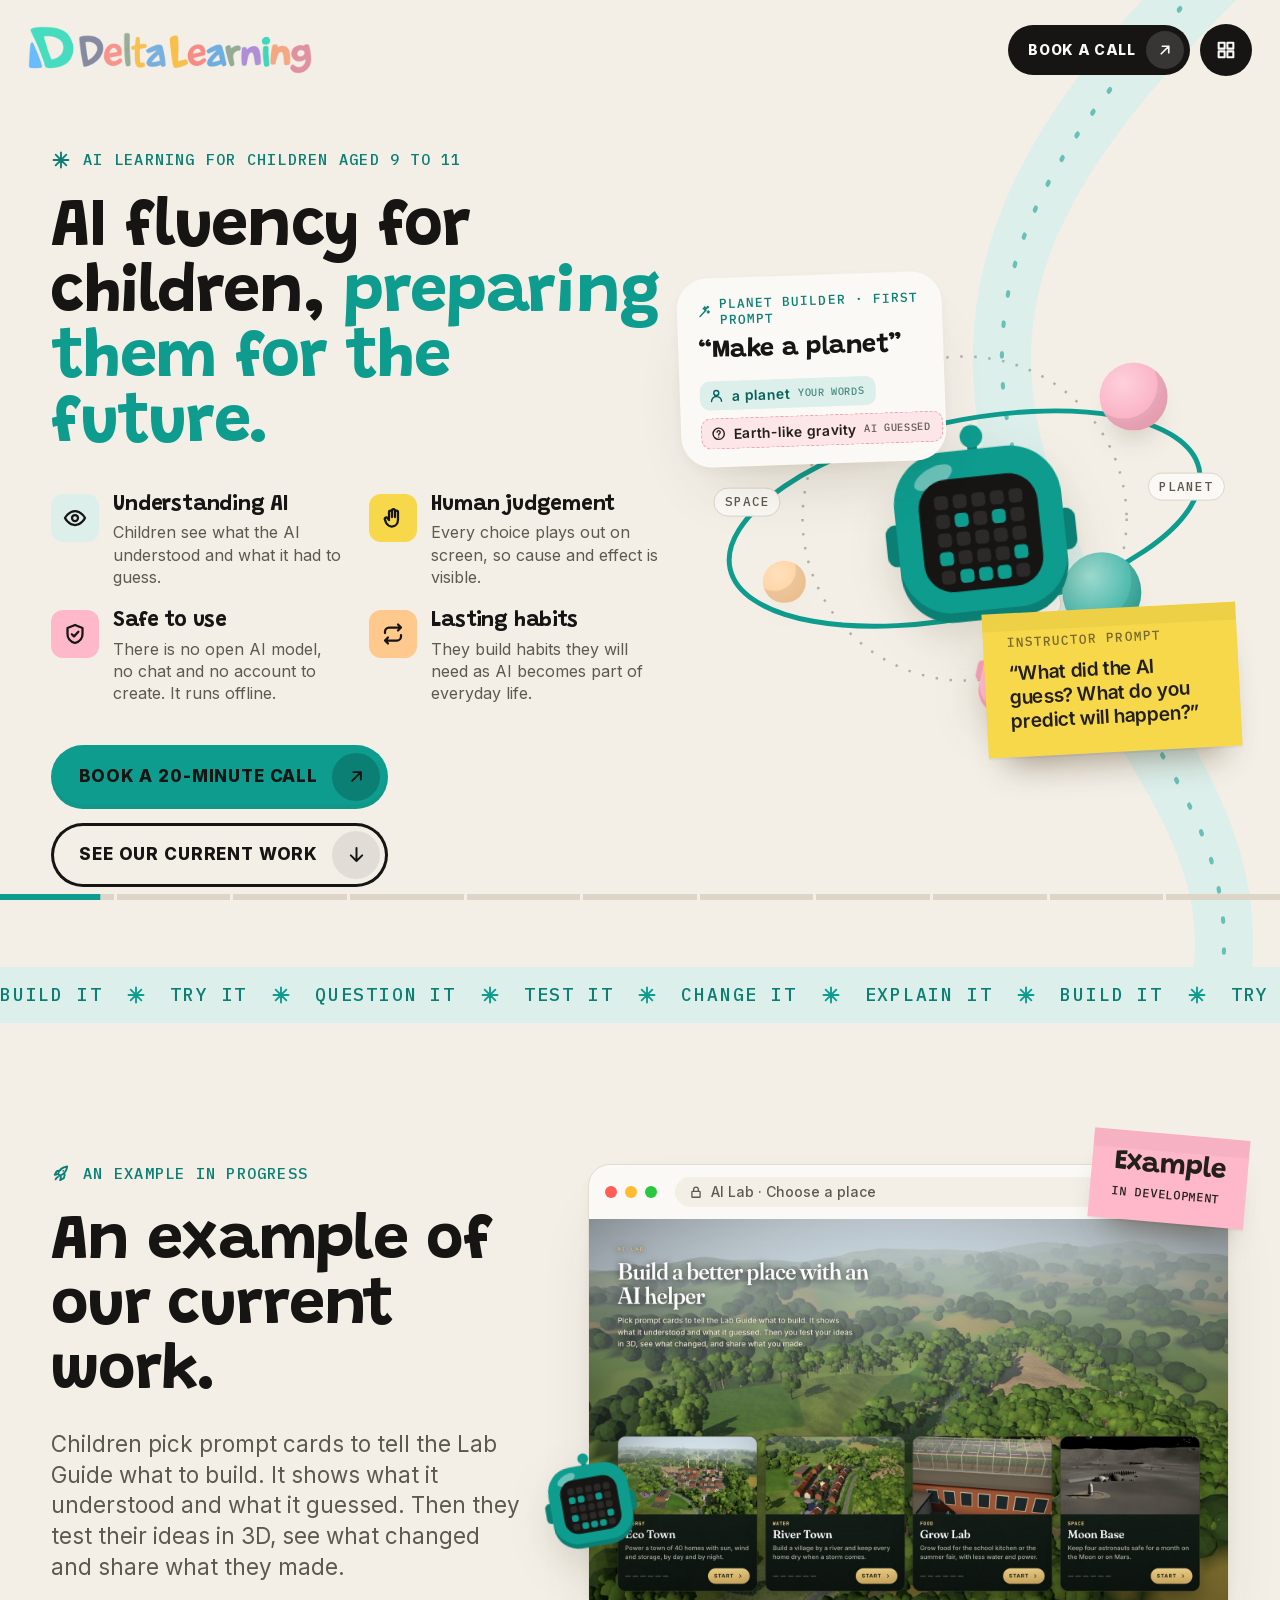
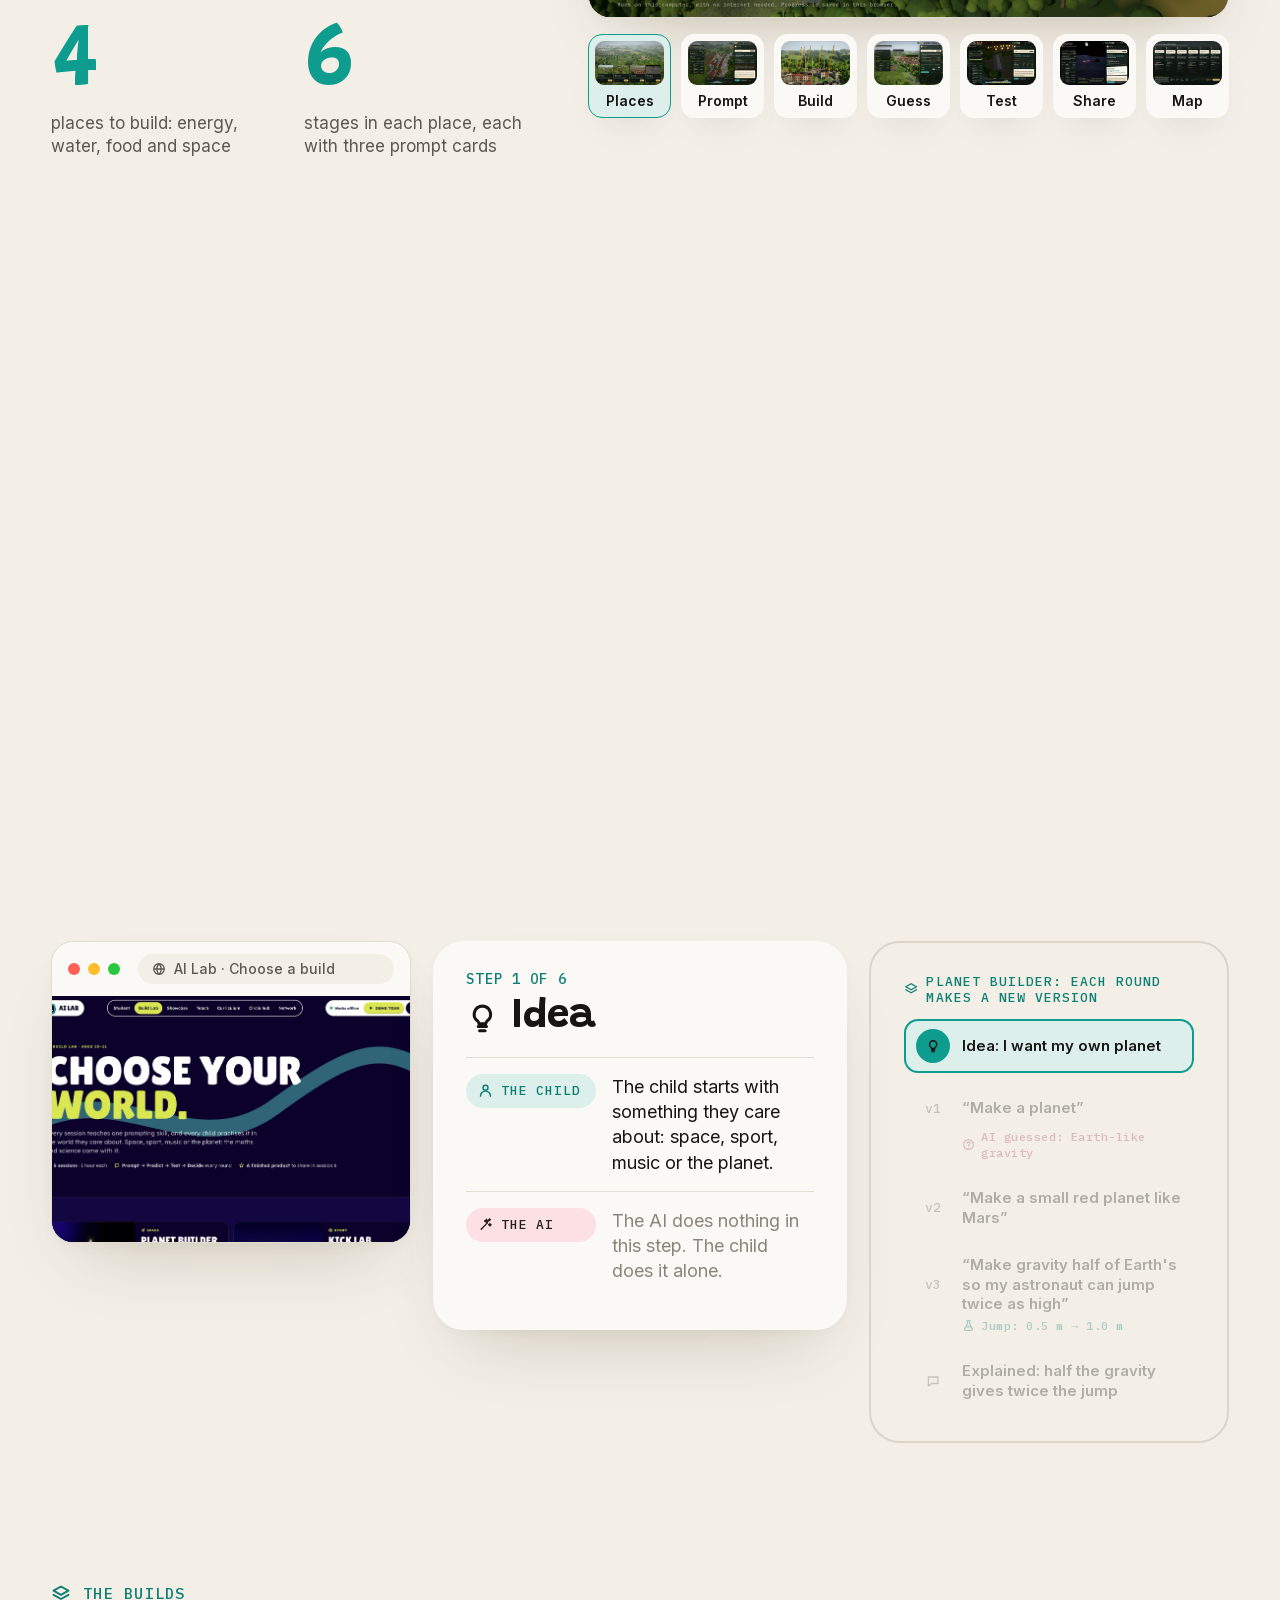
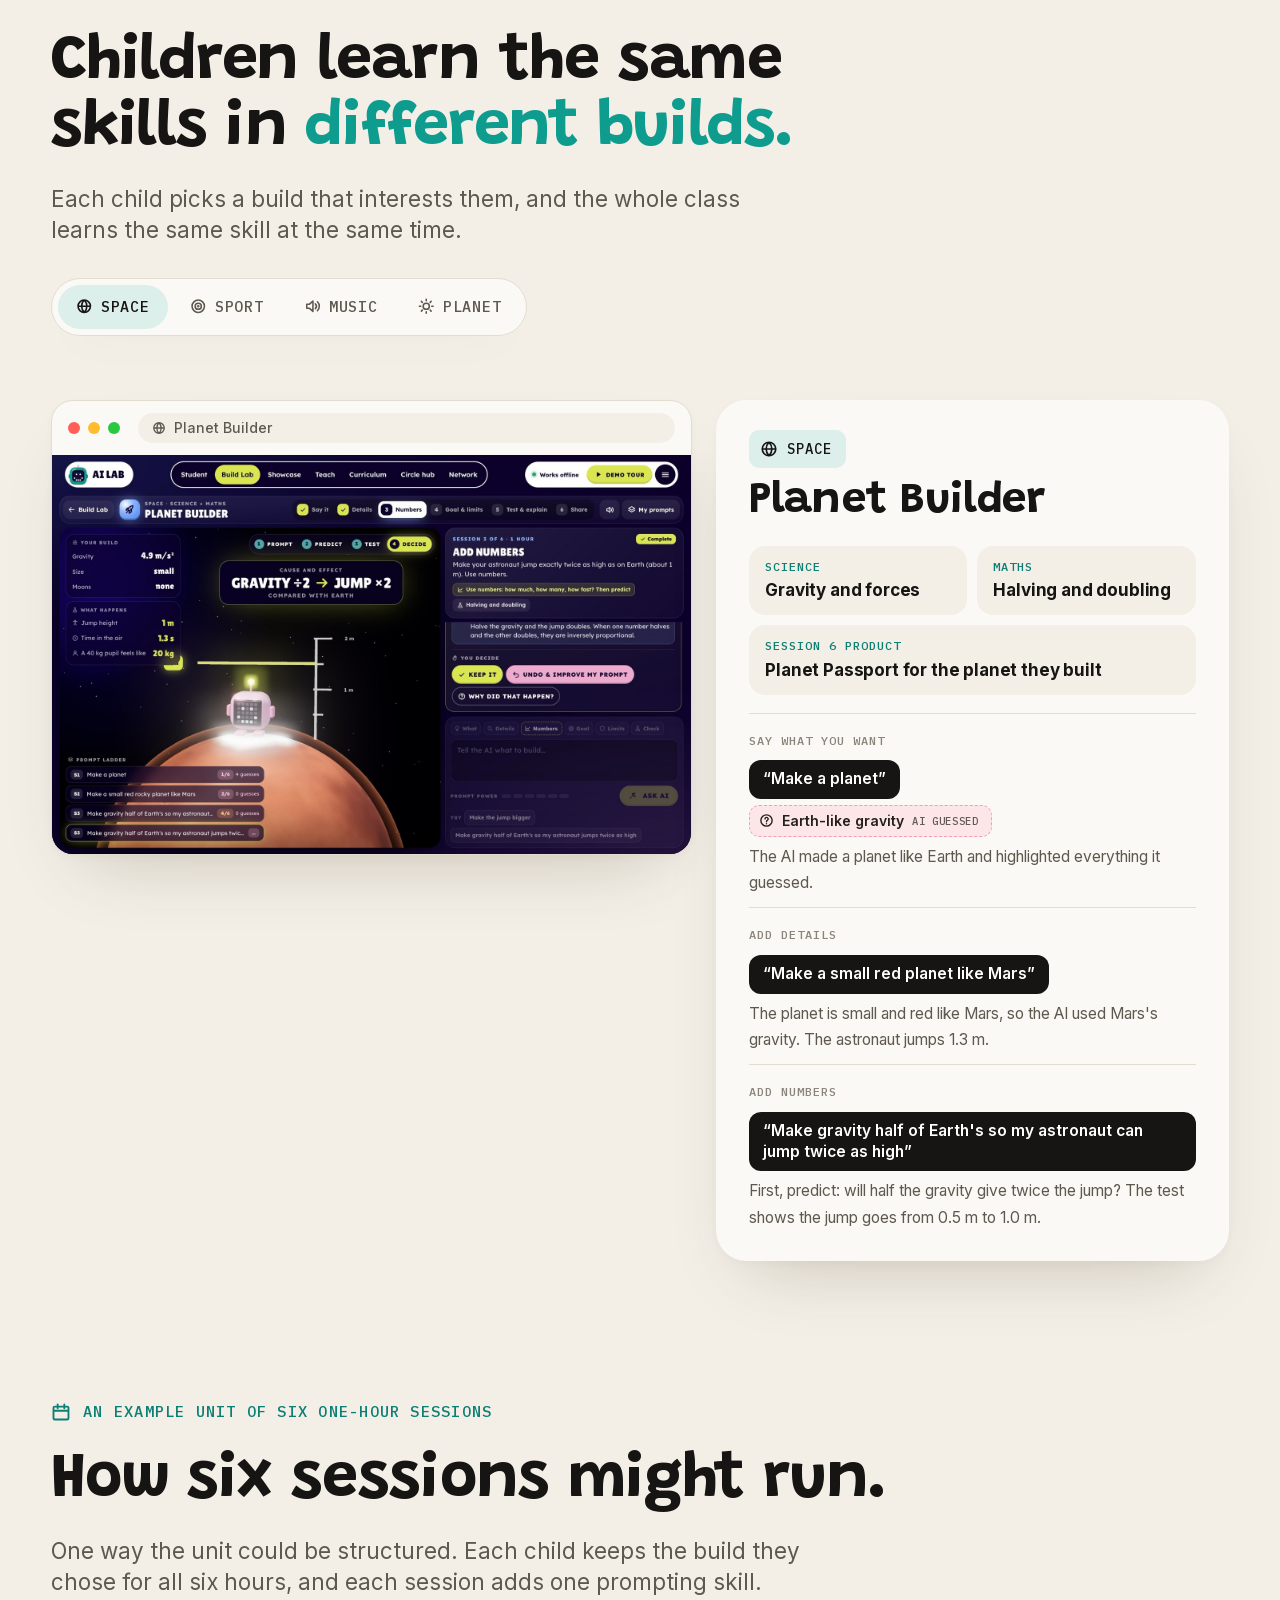
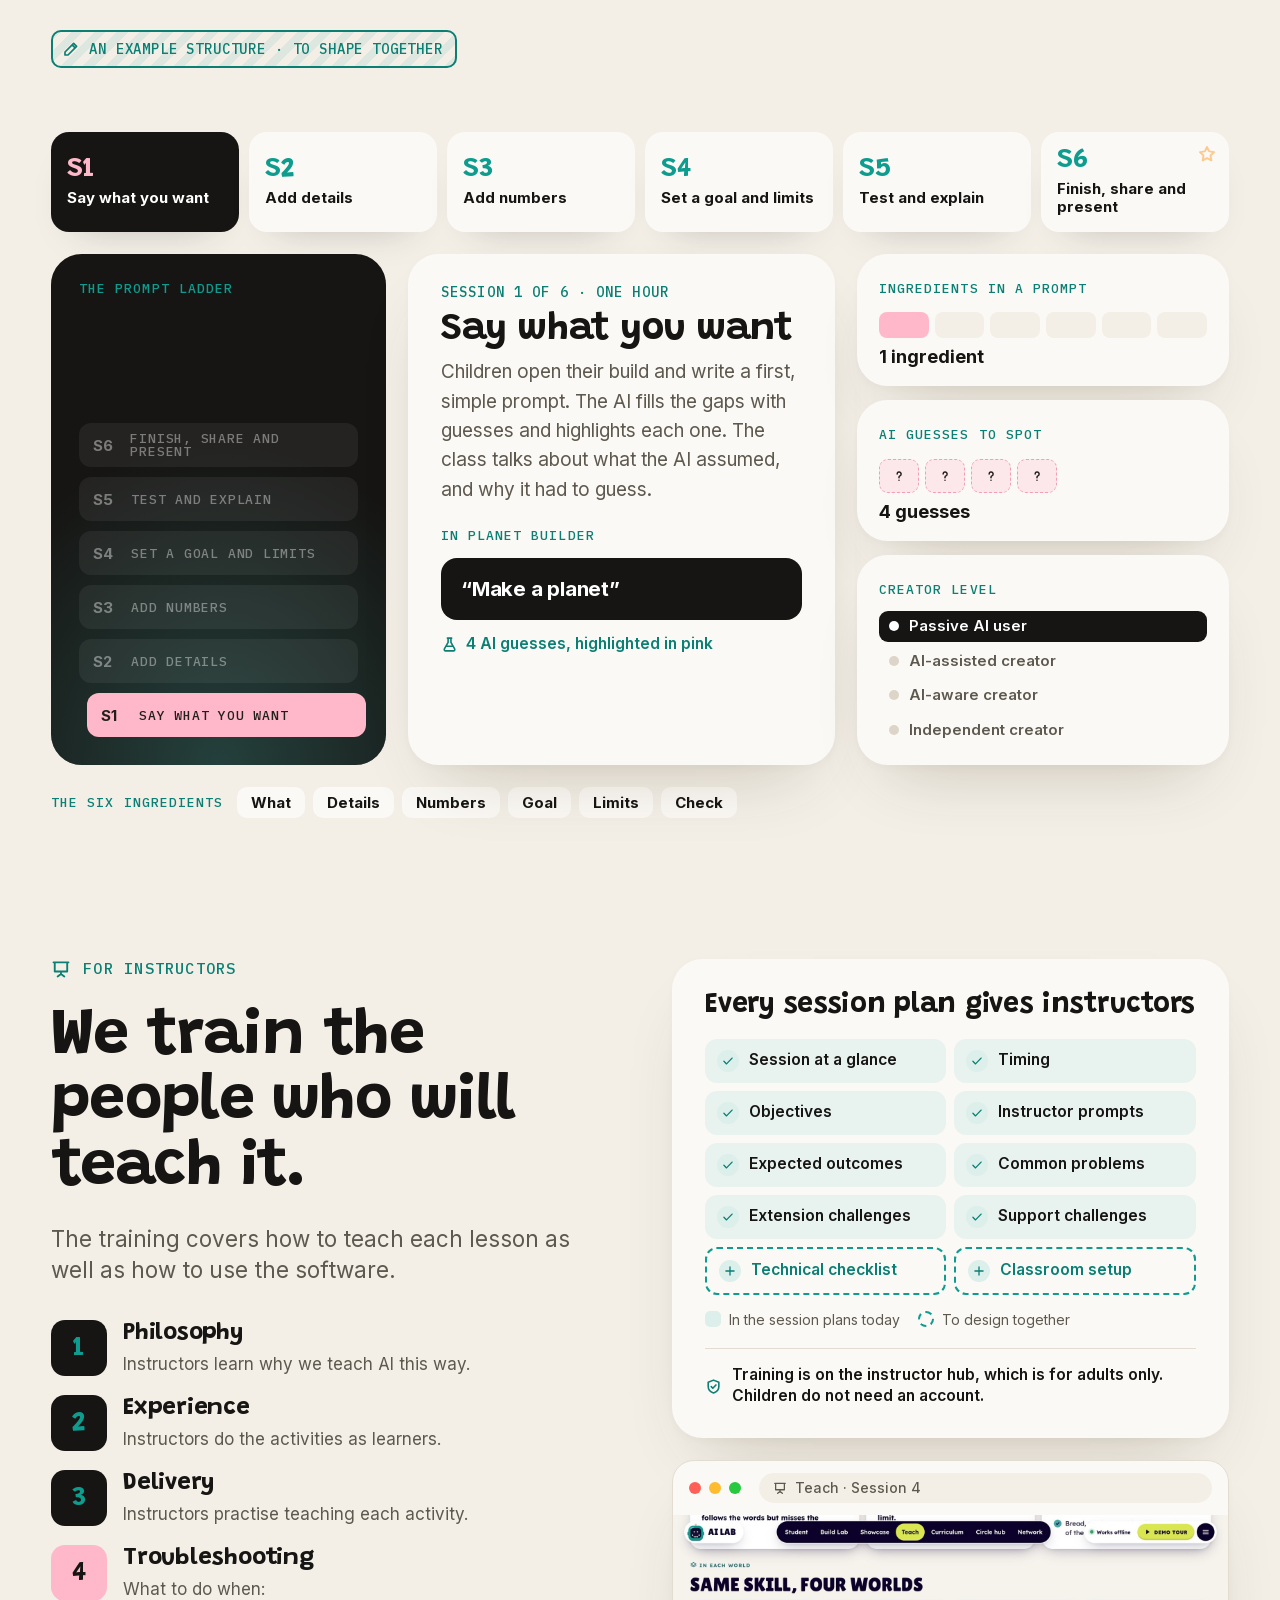
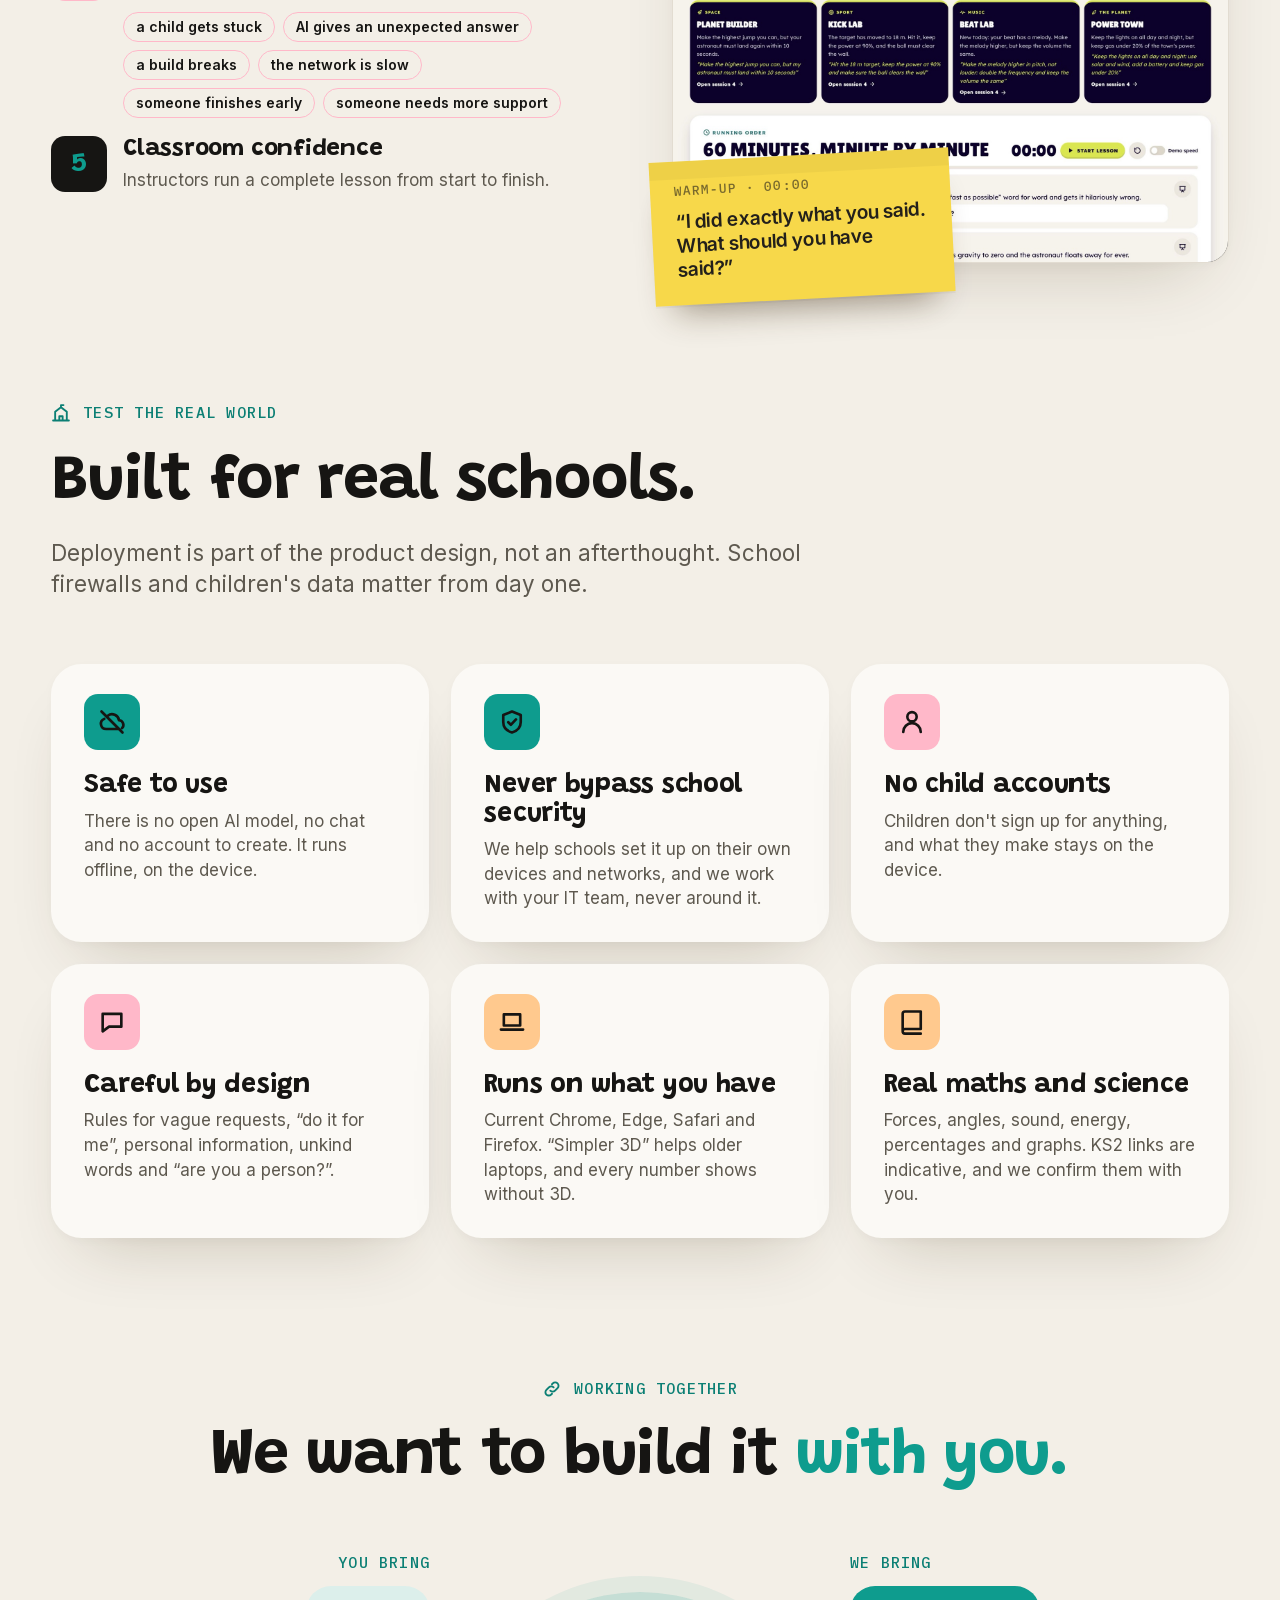
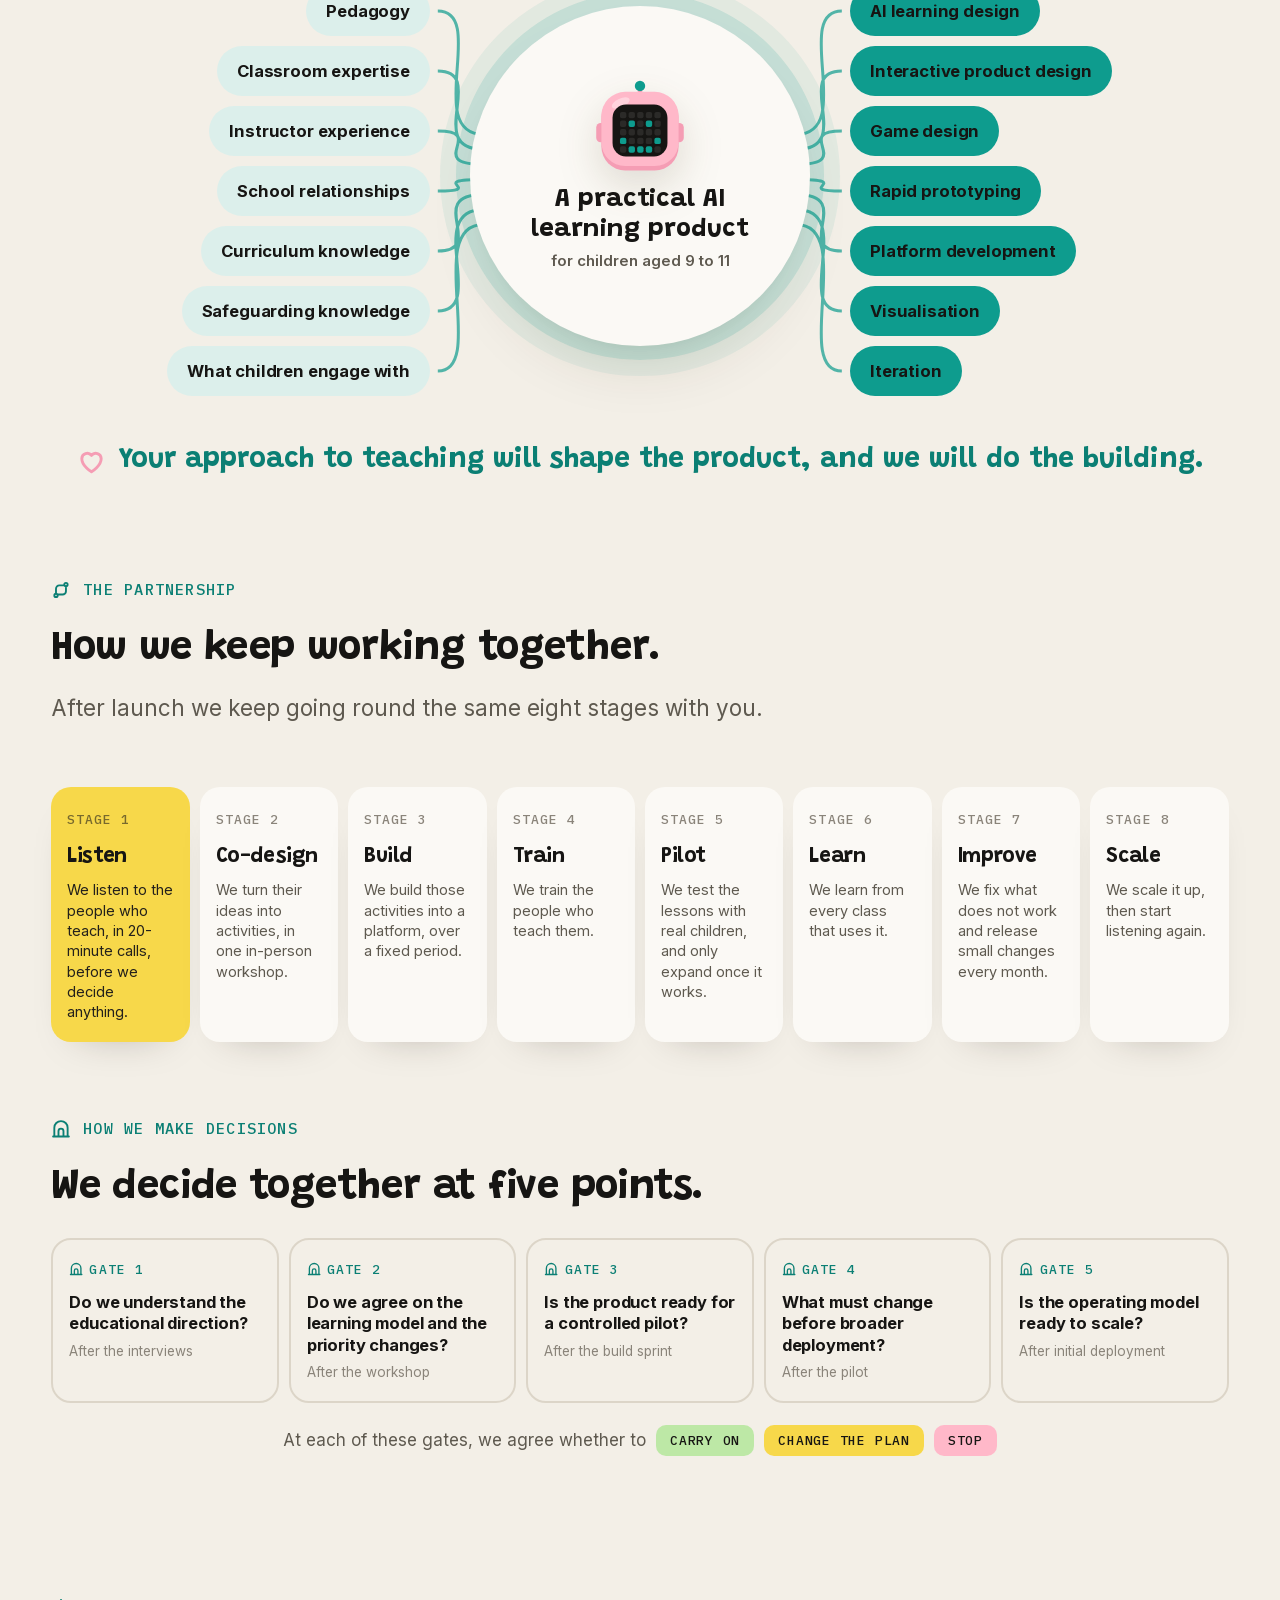
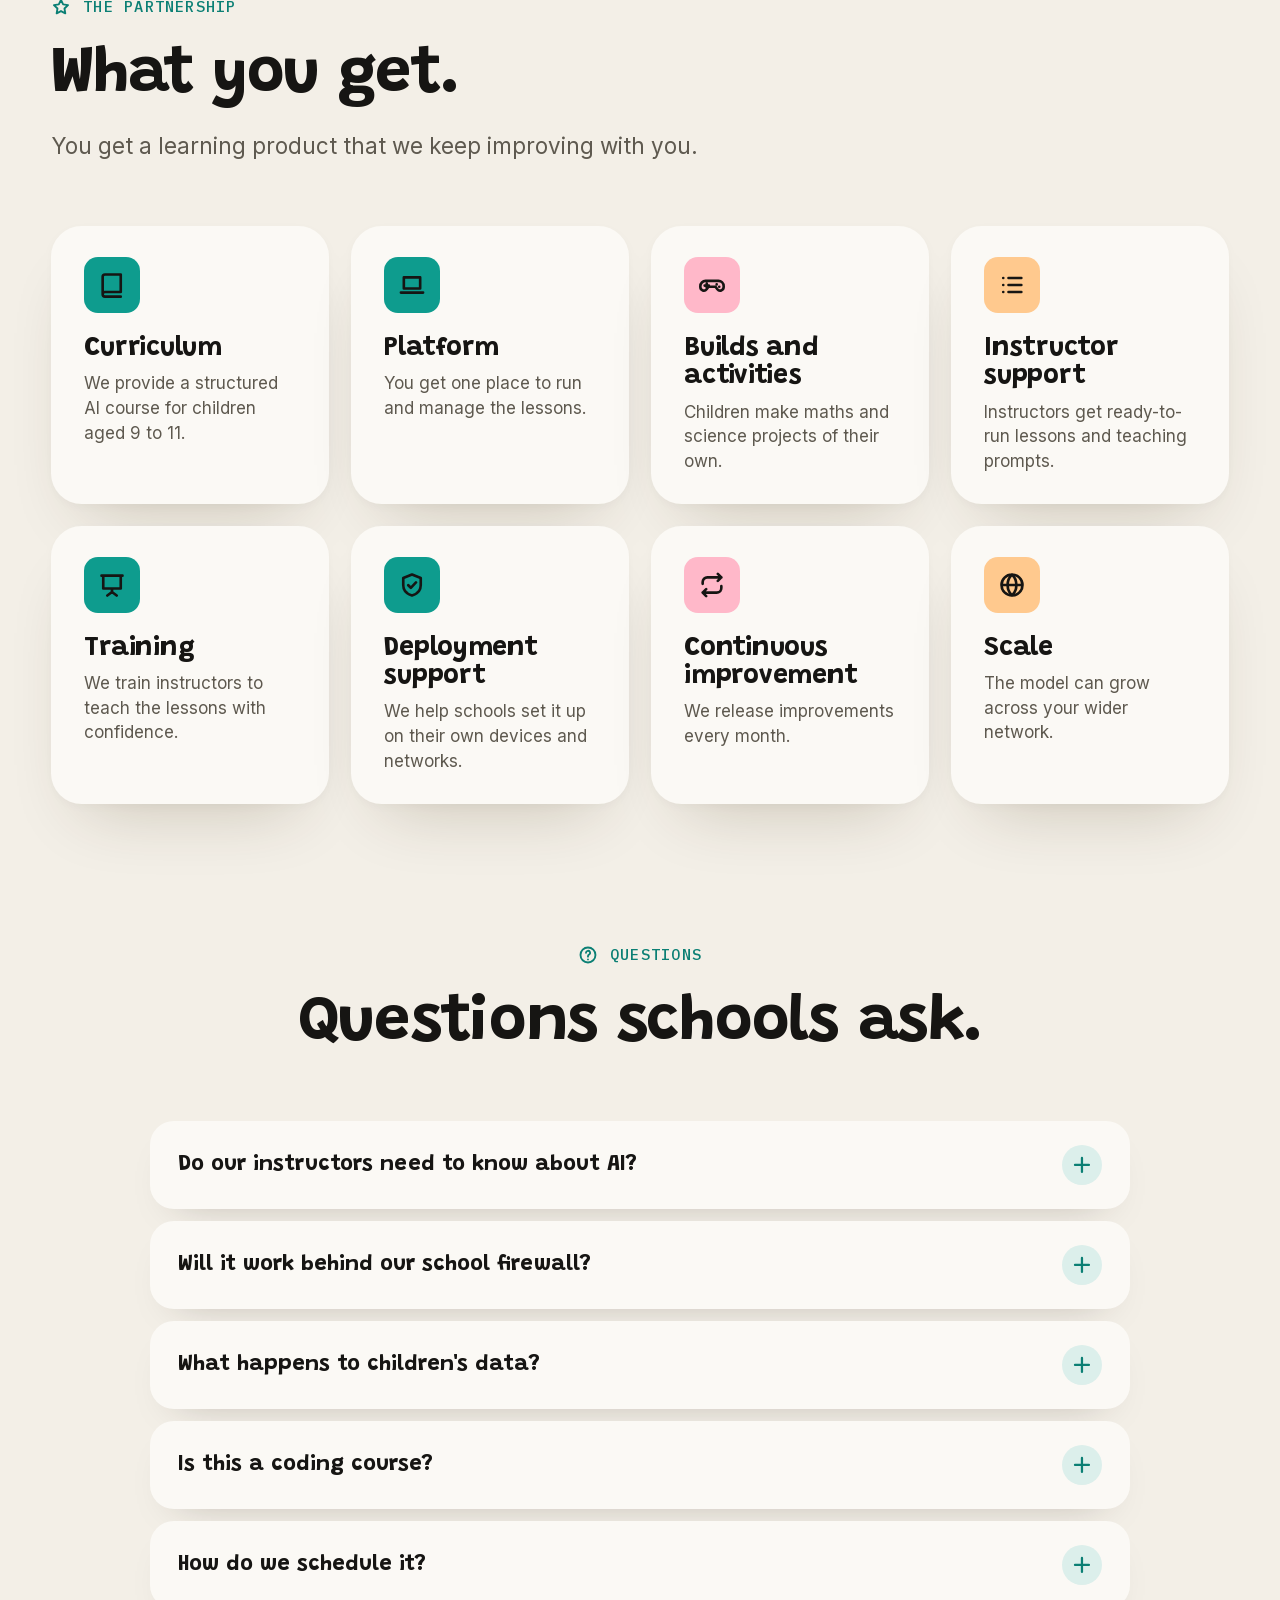
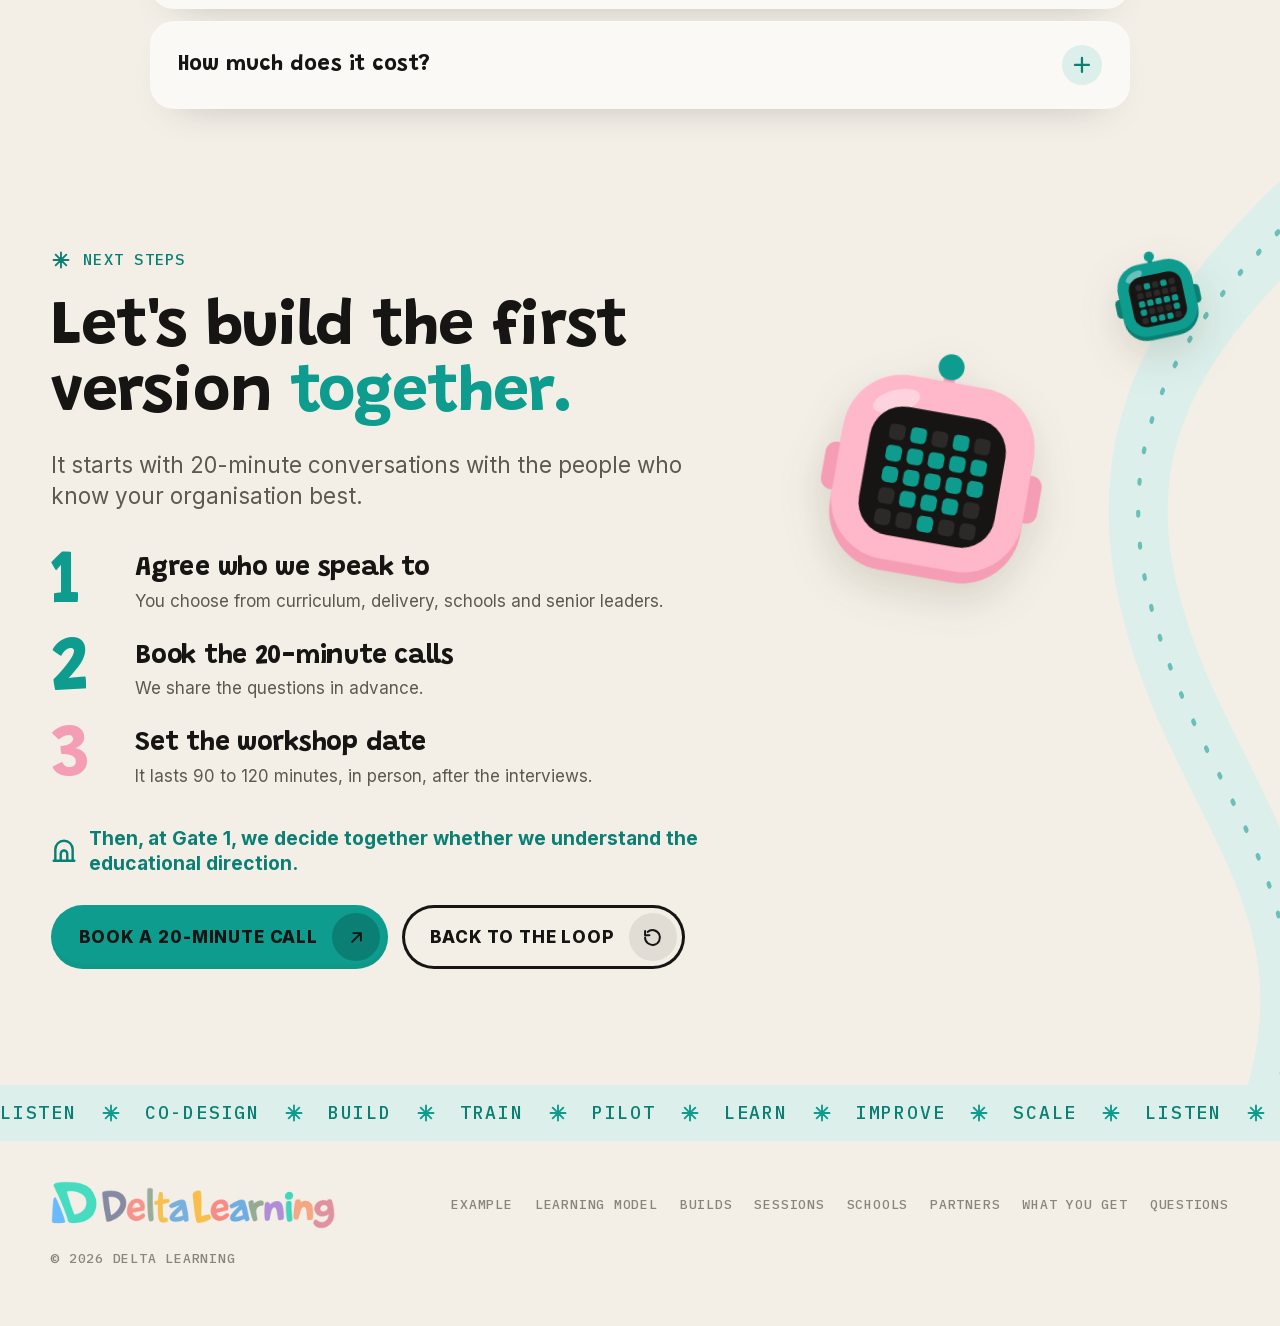
<file: deck/index.html>
<!doctype html>
<html lang="en-GB">
  <head>
    <meta charset="utf-8" />
    <meta name="viewport" content="width=device-width, initial-scale=1" />
    <title>Delta Learning · The AI Lab for schools</title>
    <meta name="description" content="A six-session AI Lab where 9 to 11 year olds learn maths and science by building with AI: prompting step by step, predicting, testing and deciding. For schools and education partners." />
    <meta name="theme-color" content="#f3efe7" />
    <link rel="icon" href="../assets/logo-mark.png" type="image/png" />
    <link rel="preload" href="../assets/fonts/grandstander-700-latin.woff2" as="font" type="font/woff2" crossorigin />
    <link rel="preload" href="../assets/fonts/inter.woff2" as="font" type="font/woff2" crossorigin />
    <link rel="stylesheet" href="../css/site.css" />
    <script>document.documentElement.classList.add("js");</script>
  </head>
  <body>
    <!-- ======================================================================
         TOP BAR: brand, stage-style section nav, call to action
         ====================================================================== -->
    <header class="topbar" id="topbar">
      <a class="logo" href="#top"><img src="../assets/logo.png" width="1520" height="260" alt="Delta Learning" /></a>
      <nav class="stagenav" aria-label="Sections">
        <span class="stagenav__label">The AI Lab</span>
        <ol>
          <li><a href="#example">Example</a></li>
          <li><a href="#model">Learning model</a></li>
          <li><a href="#worlds">Builds</a></li>
          <li><a href="#sessions">Sessions</a></li>
          <li><a href="#train">Train</a></li>
          <li><a href="#schools">Schools</a></li>
          <li><a href="#partners">Partners</a></li>
        </ol>
      </nav>
      <div style="display: flex; gap: 10px; align-items: center">
        <a class="btn btn--ink btn--sm" href="#next">Book a call <span class="btn__arrow"><i data-icon="arrow-up-right"></i></span></a>
        <button class="menubtn" id="menubtn" aria-label="Open menu" aria-expanded="false" aria-controls="menu"><i data-icon="grid"></i></button>
      </div>
    </header>
    <nav class="menu" id="menu" aria-label="Menu">
      <a href="#example">Example <span>01</span></a>
      <a href="#model">Learning model <span>02</span></a>
      <a href="#worlds">Builds <span>03</span></a>
      <a href="#sessions">Sessions <span>04</span></a>
      <a href="#train">Train <span>05</span></a>
      <a href="#schools">Schools <span>06</span></a>
      <a href="#partners">Partners <span>07</span></a>
      <a href="#get">What you get <span>08</span></a>
      <a href="#faq">Questions <span>09</span></a>
      <a class="btn" href="#next">Book a 20-minute call <span class="btn__arrow"><i data-icon="arrow-up-right"></i></span></a>
    </nav>

    <main id="top">
      <!-- ====================================================================
           1 · HERO
           ==================================================================== -->
      <section class="hero" data-sec>
        <svg class="ribbon" viewBox="0 0 800 1000" preserveAspectRatio="none" aria-hidden="true">
          <path d="M700 -40 C 420 160, 300 300, 420 520 S 760 820, 560 1080" />
          <path class="ribbon__dash" d="M700 -40 C 420 160, 300 300, 420 520 S 760 820, 560 1080" />
        </svg>

        <div class="wrap hero__grid">
          <div class="hero__copy">
            <p class="eyebrow" data-a><i data-icon="sparkle"></i>AI learning for children aged 9 to 11</p>
            <h1 class="t-hero" data-a style="--d: 100ms">AI fluency for children, <span class="teal">preparing them for the future.</span></h1>
            <ul class="pillars">
              <li data-a style="--d: 200ms"><span class="tile tile--tint"><i data-icon="eye"></i></span><div><h3>Understanding AI</h3><p>Children see what the AI understood and what it had to guess.</p></div></li>
              <li data-a style="--d: 260ms"><span class="tile tile--yellow"><i data-icon="hand"></i></span><div><h3>Human judgement</h3><p>Every choice plays out on screen, so cause and effect is visible.</p></div></li>
              <li data-a style="--d: 320ms"><span class="tile tile--pink"><i data-icon="shield-check"></i></span><div><h3>Safe to use</h3><p>There is no open AI model, no chat and no account to create. It runs offline.</p></div></li>
              <li data-a style="--d: 380ms"><span class="tile tile--orange"><i data-icon="repeat"></i></span><div><h3>Lasting habits</h3><p>They build habits they will need as AI becomes part of everyday life.</p></div></li>
            </ul>
            <div class="btns" data-a style="--d: 440ms">
              <a class="btn" href="#next">Book a 20-minute call <span class="btn__arrow"><i data-icon="arrow-up-right"></i></span></a>
              <a class="btn btn--ghost" href="#example">See our current work <span class="btn__arrow"><i data-icon="arrow-down"></i></span></a>
            </div>
          </div>

          <div class="hero__art" aria-hidden="true">
            <svg class="orbit" viewBox="0 0 640 640">
              <g class="orbit__spin"><circle class="orbit__dash" cx="320" cy="320" r="196" /></g>
              <ellipse class="orbit__ring" cx="320" cy="320" rx="290" ry="118" transform="rotate(-12 320 320)" />
            </svg>
            <span class="planet planet--pink" style="left: 82%; top: 27%; width: 13%; height: 13%"></span>
            <span class="planet planet--earth" style="left: 76%; top: 64%; width: 15%; height: 15%"></span>
            <span class="planet planet--orange" style="left: 16%; top: 62%; width: 8%; height: 8%"></span>
            <span class="orbit-label" style="left: 9%; top: 47%">Space</span>
            <span class="orbit-label" style="left: 34%; top: 32%">Sport</span>
            <span class="orbit-label" style="left: 62%; top: 66%">Music</span>
            <span class="orbit-label" style="left: 92%; top: 44%">Planet</span>
            <span class="bit bit--float" data-bit="teal:happy:200:-6" style="left: 34%; top: 32%"></span>
            <span class="bit bit--float bit--slow" data-bit="pink:grin:96:12" style="left: 52%; top: 70%"></span>

            <div class="card hero__ask" data-a="pop" style="--d: 700ms; --r: -2deg">
              <p class="minilabel"><i data-icon="wand"></i>Planet Builder · first prompt</p>
              <p class="q">“Make a planet”</p>
              <div class="hero__chips">
                <span class="mini mini--you"><i data-icon="user"></i>a planet <small>your words</small></span>
                <span class="mini mini--guess"><i data-icon="help"></i>Earth-like gravity <small>AI guessed</small></span>
              </div>
            </div>
            <div class="note hero__say" data-a="pop" style="--d: 900ms">
              <p class="minilabel">Instructor prompt</p>
              “What did the AI guess? What do you predict will happen?”
            </div>
          </div>
        </div>

        <div class="ticker" data-ticker="Build it|Try it|Question it|Test it|Change it|Explain it"></div>
      </section>

      <!-- ====================================================================
           2 · AN EXAMPLE OF OUR CURRENT WORK
           ==================================================================== -->
      <section class="section" id="example" data-sec>
        <div class="wrap proto">
          <div>
            <p class="eyebrow" data-a><i data-icon="rocket"></i>An example in progress</p>
            <h2 class="t-1" data-a style="--d: 80ms">An example of our current work.</h2>
            <p class="lead" data-a style="--d: 160ms">Children pick prompt cards to tell the Lab Guide what to build. It shows what it understood and what it guessed. Then they test their ideas in 3D, see what changed and share what they made.</p>
            <div class="stats">
              <div class="stat" data-a style="--d: 220ms"><b data-count="4">4</b><p>places to build: energy, water, food and space</p></div>
              <div class="stat" data-a style="--d: 280ms"><b data-count="6">6</b><p>stages in each place, each with three prompt cards</p></div>
              <div class="stat stat--pink" data-a style="--d: 340ms"><b data-count="1">1</b><p>vague card at every stage, so the AI has to guess</p></div>
              <div class="stat stat--ink" data-a style="--d: 400ms"><b>0</b><p>typing, open AI models or internet needed</p></div>
            </div>
          </div>

          <div class="proto__view" data-a style="--d: 200ms">
            <div class="note proto__sticker">Example<small>In development</small></div>
            <div class="browser">
              <div class="browser__bar"><i></i><i></i><i></i><span class="browser__url"><i data-icon="lock"></i><span id="proto-url">AI Lab · Choose a place</span></span></div>
              <div class="browser__shot"><img id="proto-shot" src="../assets/img/app-places.jpg" width="1600" height="1000" alt="Choose a place: Eco Town, River Town, Grow Lab and Moon Base." /></div>
            </div>
            <span class="bit bit--float" data-bit="teal:wink:96:-10"></span>
            <div class="thumbs" id="thumbs" role="group" aria-label="Look around the app">
              <button class="thumb" aria-pressed="true" data-shot="app-places" data-url="AI Lab · Choose a place" data-alt="Choose a place: Eco Town, River Town, Grow Lab and Moon Base."><img src="../assets/img/app-places.jpg" alt="" loading="lazy" />Places</button>
              <button class="thumb" aria-pressed="false" data-shot="app-first-card" data-url="AI Lab · Eco Town · Start your town" data-alt="Eco Town: the first prompt card."><img src="../assets/img/app-first-card.jpg" alt="" loading="lazy" />Prompt</button>
              <button class="thumb" aria-pressed="false" data-shot="app-crew" data-url="AI Lab · Eco Town · The crew builds it" data-alt="Eco Town: a crew builds what the card asked for."><img src="../assets/img/app-crew.jpg" alt="" loading="lazy" />Build</button>
              <button class="thumb" aria-pressed="false" data-shot="app-details" data-url="AI Lab · River Town · Fill in the village" data-alt="River Town: what the AI guessed, and why."><img src="../assets/img/app-details.jpg" alt="" loading="lazy" />Guess</button>
              <button class="thumb" aria-pressed="false" data-shot="app-test" data-url="AI Lab · Eco Town · Test it, and explain" data-alt="Eco Town: a fair test."><img src="../assets/img/app-test.jpg" alt="" loading="lazy" />Test</button>
              <button class="thumb" aria-pressed="false" data-shot="app-share" data-url="AI Lab · Moon Base · Finish and share" data-alt="Moon Base: finish and share."><img src="../assets/img/app-share.jpg" alt="" loading="lazy" />Share</button>
              <button class="thumb" aria-pressed="false" data-shot="app-map" data-url="AI Lab · Your prompt map" data-alt="The prompt map: every choice and what it led to."><img src="../assets/img/app-map.jpg" alt="" loading="lazy" />Map</button>
            </div>
          </div>
        </div>
      </section>

      <!-- ====================================================================
           3 · THE LEARNING MODEL
           ==================================================================== -->
      <section class="section" id="model" data-sec>
        <div class="wrap">
          <div class="head">
            <p class="eyebrow" data-a><i data-icon="repeat"></i>The learning model</p>
            <h2 class="t-1" data-a style="--d: 80ms">Lesson structure.</h2>
            <p class="lead" data-a style="--d: 160ms">Every session has six steps. Children repeat the middle four, each time with a new prompt.</p>
          </div>
          <div class="steps" id="steps" data-a style="--d: 200ms"></div>
          <div class="repeat" data-a style="--d: 260ms">
            <svg class="loopline" viewBox="0 0 600 40" preserveAspectRatio="none" aria-hidden="true"><path d="M480 0 C 480 34, 420 36, 300 36 S 120 34, 120 0" /></svg>
            <span class="chip chip--ai"><i data-icon="repeat"></i>Children repeat these four steps with a new version of the prompt.</span>
          </div>
          <div class="model" data-a style="--d: 300ms">
            <div class="browser">
              <div class="browser__bar"><i></i><i></i><i></i><span class="browser__url"><i data-icon="globe"></i><span id="model-url">AI Lab · Choose a build</span></span></div>
              <div class="browser__shot"><img id="model-shot" src="../assets/img/build-lab.jpg" width="1600" height="1000" alt="" /></div>
            </div>
            <div class="card" id="model-detail" aria-live="polite"></div>
            <div class="card versions">
              <p class="minilabel"><i data-icon="layers"></i>Planet Builder: each round makes a new version</p>
              <ul id="versions"></ul>
            </div>
          </div>
        </div>
      </section>

      <!-- ====================================================================
           4 · WORLDS
           ==================================================================== -->
      <section class="section" id="worlds" data-sec>
        <div class="wrap">
          <div class="head head--split">
            <div>
              <p class="eyebrow" data-a><i data-icon="layers"></i>The builds</p>
              <h2 class="t-1" data-a style="--d: 80ms">Children learn the same skills in <span class="teal">different builds.</span></h2>
              <p class="lead" data-a style="--d: 160ms">Each child picks a build that interests them, and the whole class learns the same skill at the same time.</p>
            </div>
            <div class="seg" role="tablist" aria-label="Builds" id="worldtabs" data-a style="--d: 200ms"></div>
          </div>
          <div class="world" id="world" role="tabpanel" aria-live="polite" data-a style="--d: 240ms"></div>
        </div>
      </section>

      <!-- ====================================================================
           5 · SESSIONS
           ==================================================================== -->
      <section class="section" id="sessions" data-sec>
        <div class="wrap">
          <div class="head head--split">
            <div>
              <p class="eyebrow" data-a><i data-icon="calendar"></i>An example unit of six one-hour sessions</p>
              <h2 class="t-1" data-a style="--d: 80ms">How six sessions might run.</h2>
              <p class="lead" data-a style="--d: 160ms">One way the unit could be structured. Each child keeps the build they chose for all six hours, and each session adds one prompting skill.</p>
            </div>
            <span class="tag tag--todo" data-a style="--d: 200ms"><i data-icon="pencil"></i>An example structure · to shape together</span>
          </div>
          <div class="stabs" id="stabs" role="tablist" aria-label="Sessions" data-a style="--d: 220ms"></div>
          <div class="sess" data-a style="--d: 280ms">
            <div class="ladder" id="ladder" aria-hidden="true"></div>
            <div class="card sess__main" id="sess-main" aria-live="polite"></div>
            <div class="sess__side">
              <div class="card"><p class="minilabel">Ingredients in a prompt</p><div class="meter" id="meter"></div><p class="big" id="meter-t"></p></div>
              <div class="card"><p class="minilabel">AI guesses to spot</p><div class="guesses" id="guesses"></div><p class="big" id="guesses-t"></p></div>
              <div class="card"><p class="minilabel">Creator level</p><ul class="levels" id="levels"></ul></div>
            </div>
          </div>
          <div class="ingredients" data-a>
            <span class="minilabel">The six ingredients</span>
            <span class="ing">What</span><span class="ing">Details</span><span class="ing">Numbers</span><span class="ing">Goal</span><span class="ing">Limits</span><span class="ing">Check</span>
          </div>
        </div>
      </section>

      <!-- ====================================================================
           6 · TRAIN
           ==================================================================== -->
      <section class="section" id="train" data-sec>
        <div class="wrap train">
          <div>
            <p class="eyebrow" data-a><i data-icon="board"></i>For instructors</p>
            <h2 class="t-1" data-a style="--d: 80ms">We train the people who will teach it.</h2>
            <p class="lead" data-a style="--d: 160ms">The training covers how to teach each lesson as well as how to use the software.</p>
            <ol class="nlist">
              <li data-a><span class="n">1</span><div><h3>Philosophy</h3><p>Instructors learn why we teach AI this way.</p></div></li>
              <li data-a style="--d: 60ms"><span class="n">2</span><div><h3>Experience</h3><p>Instructors do the activities as learners.</p></div></li>
              <li data-a style="--d: 120ms"><span class="n">3</span><div><h3>Delivery</h3><p>Instructors practise teaching each activity.</p></div></li>
              <li data-a style="--d: 180ms"><span class="n n--pink">4</span><div><h3>Troubleshooting</h3><p>What to do when:</p><div class="chips"><span>a child gets stuck</span><span>AI gives an unexpected answer</span><span>a build breaks</span><span>the network is slow</span><span>someone finishes early</span><span>someone needs more support</span></div></div></li>
              <li data-a style="--d: 240ms"><span class="n">5</span><div><h3>Classroom confidence</h3><p>Instructors run a complete lesson from start to finish.</p></div></li>
            </ol>
          </div>
          <div>
            <div class="card plan" data-a style="--d: 200ms">
              <h3>Every session plan gives instructors</h3>
              <ul>
                <li><i data-icon="check"></i>Session at a glance</li>
                <li><i data-icon="check"></i>Timing</li>
                <li><i data-icon="check"></i>Objectives</li>
                <li><i data-icon="check"></i>Instructor prompts</li>
                <li><i data-icon="check"></i>Expected outcomes</li>
                <li><i data-icon="check"></i>Common problems</li>
                <li><i data-icon="check"></i>Extension challenges</li>
                <li><i data-icon="check"></i>Support challenges</li>
                <li class="todo"><i data-icon="plus"></i>Technical checklist</li>
                <li class="todo"><i data-icon="plus"></i>Classroom setup</li>
              </ul>
              <div class="plan__key"><span><i></i>In the session plans today</span><span><i class="d"></i>To design together</span></div>
              <p class="plan__foot"><i data-icon="shield-check"></i>Training is on the instructor hub, which is for adults only. Children do not need an account.</p>
            </div>
            <div class="train__shot" data-a style="--d: 280ms">
              <div class="browser">
                <div class="browser__bar"><i></i><i></i><i></i><span class="browser__url"><i data-icon="board"></i>Teach · Session 4</span></div>
                <div class="browser__shot"><img src="../assets/img/teach.jpg" width="1600" height="1000" loading="lazy" alt="The instructor's session plan: the mission in all four worlds and a minute-by-minute running order." /></div>
              </div>
              <div class="note"><p class="minilabel">Warm-up · 00:00</p>“I did exactly what you said. What should you have said?”</div>
            </div>
          </div>
        </div>
      </section>

      <!-- ====================================================================
           7 · SCHOOLS
           ==================================================================== -->
      <section class="section" id="schools" data-sec>
        <div class="wrap">
          <div class="head">
            <p class="eyebrow" data-a><i data-icon="school"></i>Test the real world</p>
            <h2 class="t-1" data-a style="--d: 80ms">Built for real schools.</h2>
            <p class="lead" data-a style="--d: 160ms">Deployment is part of the product design, not an afterthought. School firewalls and children's data matter from day one.</p>
          </div>
          <div class="grid4">
            <article class="card" data-a><div class="tile"><i data-icon="offline"></i></div><h3>Safe to use</h3><p>There is no open AI model, no chat and no account to create. It runs offline, on the device.</p></article>
            <article class="card" data-a style="--d: 60ms"><div class="tile"><i data-icon="shield-check"></i></div><h3>Never bypass school security</h3><p>We help schools set it up on their own devices and networks, and we work with your IT team, never around it.</p></article>
            <article class="card" data-a style="--d: 120ms"><div class="tile tile--pink"><i data-icon="account"></i></div><h3>No child accounts</h3><p>Children don't sign up for anything, and what they make stays on the device.</p></article>
            <article class="card" data-a><div class="tile tile--pink"><i data-icon="chat"></i></div><h3>Careful by design</h3><p>Rules for vague requests, “do it for me”, personal information, unkind words and “are you a person?”.</p></article>
            <article class="card" data-a style="--d: 60ms"><div class="tile tile--orange"><i data-icon="laptop"></i></div><h3>Runs on what you have</h3><p>Current Chrome, Edge, Safari and Firefox. “Simpler 3D” helps older laptops, and every number shows without 3D.</p></article>
            <article class="card" data-a style="--d: 120ms"><div class="tile tile--orange"><i data-icon="book"></i></div><h3>Real maths and science</h3><p>Forces, angles, sound, energy, percentages and graphs. KS2 links are indicative, and we confirm them with you.</p></article>
          </div>
        </div>
      </section>

      <!-- ====================================================================
           8 · PARTNERSHIP
           ==================================================================== -->
      <section class="section" id="partners" data-sec>
        <div class="wrap">
          <div class="head head--center">
            <p class="eyebrow" data-a><i data-icon="link"></i>Working together</p>
            <h2 class="t-1" data-a style="--d: 80ms">We want to build it <span class="teal">with you.</span></h2>
          </div>
          <div class="with" id="with" data-a style="--d: 160ms">
            <svg class="with__wires" id="wires" aria-hidden="true"></svg>
            <div class="with__col with__col--you">
              <h3>You bring</h3>
              <ul>
                <li class="pill">Pedagogy</li>
                <li class="pill">Classroom expertise</li>
                <li class="pill">Instructor experience</li>
                <li class="pill">School relationships</li>
                <li class="pill">Curriculum knowledge</li>
                <li class="pill">Safeguarding knowledge</li>
                <li class="pill">What children engage with</li>
              </ul>
            </div>
            <div class="with__hub">
              <span class="bit bit--inline" data-bit="pink:happy:92:0:still"></span>
              <b>A practical AI learning product</b>
              <small>for children aged 9 to 11</small>
            </div>
            <div class="with__col with__col--we">
              <h3>We bring</h3>
              <ul>
                <li class="pill pill--teal">AI learning design</li>
                <li class="pill pill--teal">Interactive product design</li>
                <li class="pill pill--teal">Game design</li>
                <li class="pill pill--teal">Rapid prototyping</li>
                <li class="pill pill--teal">Platform development</li>
                <li class="pill pill--teal">Visualisation</li>
                <li class="pill pill--teal">Iteration</li>
              </ul>
            </div>
          </div>
          <p class="with__foot" data-a><i data-icon="heart"></i>Your approach to teaching will shape the product, and we will do the building.</p>

          <div class="journey">
            <div class="head">
              <p class="eyebrow" data-a><i data-icon="route"></i>The partnership</p>
              <h2 class="t-2" data-a style="--d: 80ms">How we keep working together.</h2>
              <p class="lead" data-a style="--d: 140ms">After launch we keep going round the same eight stages with you.</p>
            </div>
            <ol class="journey__nav">
              <li class="jstage" data-a><span class="minilabel">Stage 1</span><h3>Listen</h3><p>We listen to the people who teach, in 20-minute calls, before we decide anything.</p></li>
              <li class="jstage" data-a style="--d: 40ms"><span class="minilabel">Stage 2</span><h3>Co-design</h3><p>We turn their ideas into activities, in one in-person workshop.</p></li>
              <li class="jstage" data-a style="--d: 80ms"><span class="minilabel">Stage 3</span><h3>Build</h3><p>We build those activities into a platform, over a fixed period.</p></li>
              <li class="jstage" data-a style="--d: 120ms"><span class="minilabel">Stage 4</span><h3>Train</h3><p>We train the people who teach them.</p></li>
              <li class="jstage" data-a style="--d: 160ms"><span class="minilabel">Stage 5</span><h3>Pilot</h3><p>We test the lessons with real children, and only expand once it works.</p></li>
              <li class="jstage" data-a style="--d: 200ms"><span class="minilabel">Stage 6</span><h3>Learn</h3><p>We learn from every class that uses it.</p></li>
              <li class="jstage" data-a style="--d: 240ms"><span class="minilabel">Stage 7</span><h3>Improve</h3><p>We fix what does not work and release small changes every month.</p></li>
              <li class="jstage" data-a style="--d: 280ms"><span class="minilabel">Stage 8</span><h3>Scale</h3><p>We scale it up, then start listening again.</p></li>
            </ol>
            <div class="head" style="margin: clamp(56px, 6vw, 88px) 0 28px">
              <p class="eyebrow" data-a><i data-icon="gate"></i>How we make decisions</p>
              <h2 class="t-2" data-a style="--d: 80ms">We decide together at five points.</h2>
            </div>
            <div class="gates">
              <div class="gate" data-a><span class="minilabel"><i data-icon="gate"></i>Gate 1</span><p>Do we understand the educational direction?</p><small>After the interviews</small></div>
              <div class="gate" data-a style="--d: 50ms"><span class="minilabel"><i data-icon="gate"></i>Gate 2</span><p>Do we agree on the learning model and the priority changes?</p><small>After the workshop</small></div>
              <div class="gate" data-a style="--d: 100ms"><span class="minilabel"><i data-icon="gate"></i>Gate 3</span><p>Is the product ready for a controlled pilot?</p><small>After the build sprint</small></div>
              <div class="gate" data-a style="--d: 150ms"><span class="minilabel"><i data-icon="gate"></i>Gate 4</span><p>What must change before broader deployment?</p><small>After the pilot</small></div>
              <div class="gate" data-a style="--d: 200ms"><span class="minilabel"><i data-icon="gate"></i>Gate 5</span><p>Is the operating model ready to scale?</p><small>After initial deployment</small></div>
            </div>
            <p class="decide" data-a>At each of these gates, we agree whether to <span style="background: var(--green)">Carry on</span><span style="background: var(--yellow)">Change the plan</span><span style="background: var(--pink)">Stop</span></p>
          </div>
        </div>
      </section>

      <!-- ====================================================================
           9 · WHAT YOU GET
           ==================================================================== -->
      <section class="section" id="get" data-sec>
        <div class="wrap">
          <div class="head">
            <p class="eyebrow" data-a><i data-icon="star"></i>The partnership</p>
            <h2 class="t-1" data-a style="--d: 80ms">What you get.</h2>
            <p class="lead" data-a style="--d: 160ms">You get a learning product that we keep improving with you.</p>
          </div>
          <div class="grid4 grid4--get">
            <article class="card" data-a><div class="tile"><i data-icon="book"></i></div><h3>Curriculum</h3><p>We provide a structured AI course for children aged 9 to 11.</p></article>
            <article class="card" data-a style="--d: 50ms"><div class="tile"><i data-icon="laptop"></i></div><h3>Platform</h3><p>You get one place to run and manage the lessons.</p></article>
            <article class="card" data-a style="--d: 100ms"><div class="tile tile--pink"><i data-icon="gamepad"></i></div><h3>Builds and activities</h3><p>Children make maths and science projects of their own.</p></article>
            <article class="card" data-a style="--d: 150ms"><div class="tile tile--orange"><i data-icon="list"></i></div><h3>Instructor support</h3><p>Instructors get ready-to-run lessons and teaching prompts.</p></article>
            <article class="card" data-a><div class="tile"><i data-icon="board"></i></div><h3>Training</h3><p>We train instructors to teach the lessons with confidence.</p></article>
            <article class="card" data-a style="--d: 50ms"><div class="tile"><i data-icon="shield-check"></i></div><h3>Deployment support</h3><p>We help schools set it up on their own devices and networks.</p></article>
            <article class="card" data-a style="--d: 100ms"><div class="tile tile--pink"><i data-icon="repeat"></i></div><h3>Continuous improvement</h3><p>We release improvements every month.</p></article>
            <article class="card" data-a style="--d: 150ms"><div class="tile tile--orange"><i data-icon="globe"></i></div><h3>Scale</h3><p>The model can grow across your wider network.</p></article>
          </div>
        </div>
      </section>

      <!-- ====================================================================
           10 · FAQ
           ==================================================================== -->
      <section class="section" id="faq" data-sec>
        <div class="wrap">
          <div class="head head--center">
            <p class="eyebrow" data-a><i data-icon="help"></i>Questions</p>
            <h2 class="t-1" data-a style="--d: 80ms">Questions schools ask.</h2>
          </div>
          <div class="faq">
            <details data-a><summary>Do our instructors need to know about AI?<span class="plus"><i data-icon="plus"></i></span></summary><p>No. A non-specialist instructor must be able to run it, and that's a design rule. Every session has a minute-by-minute plan with the words to say, and the training ends with each instructor running a complete lesson.</p></details>
            <details data-a><summary>Will it work behind our school firewall?<span class="plus"><i data-icon="plus"></i></span></summary><p>Yes. There is no open AI model and no chat. The example AI runs offline on the device, so nothing needs to reach an outside service, and we help schools set it up on their own devices and networks.</p></details>
            <details data-a><summary>What happens to children's data?<span class="plus"><i data-icon="plus"></i></span></summary><p>There is no account to create, and what children make stays on the device. A shared build travels inside its link, so no server is needed.</p></details>
            <details data-a><summary>Is this a coding course?<span class="plus"><i data-icon="plus"></i></span></summary><p>No. It's maths and science, learned by building with AI. Children practise saying exactly what they mean, predicting, testing fairly and deciding from evidence.</p></details>
            <details data-a><summary>How do we schedule it?<span class="plus"><i data-icon="plus"></i></span></summary><p>Run it as a half-term block or as six weekly one-hour sessions. Each session stands alone in the timetable, and the build carries on to the next one.</p></details>
            <details data-a><summary>How much does it cost?<span class="plus"><i data-icon="plus"></i></span></summary><p>We agree pricing and terms with each partner once we understand what you need. Book a call and we'll talk it through.</p></details>
          </div>
        </div>
      </section>

      <!-- ====================================================================
           11 · NEXT STEPS
           ==================================================================== -->
      <section class="section next" id="next" data-sec>
        <svg class="ribbon" viewBox="0 0 700 900" preserveAspectRatio="none" aria-hidden="true">
          <path d="M760 -20 C 560 120, 360 220, 420 420 S 700 700, 520 960" />
          <path class="ribbon__dash" d="M760 -20 C 560 120, 360 220, 420 420 S 700 700, 520 960" />
        </svg>
        <div class="wrap next__grid">
          <div>
            <p class="eyebrow" data-a><i data-icon="sparkle"></i>Next steps</p>
            <h2 class="t-1" data-a style="--d: 80ms">Let's build the first version <span class="teal">together.</span></h2>
            <p class="lead" data-a style="--d: 160ms">It starts with 20-minute conversations with the people who know your organisation best.</p>
            <ol class="nsteps">
              <li data-a><b>1</b><div><h3>Agree who we speak to</h3><p>You choose from curriculum, delivery, schools and senior leaders.</p></div></li>
              <li data-a style="--d: 80ms"><b>2</b><div><h3>Book the 20-minute calls</h3><p>We share the questions in advance.</p></div></li>
              <li data-a style="--d: 160ms"><b>3</b><div><h3>Set the workshop date</h3><p>It lasts 90 to 120 minutes, in person, after the interviews.</p></div></li>
            </ol>
            <p class="next__gate" data-a><i data-icon="gate"></i>Then, at Gate 1, we decide together whether we understand the educational direction.</p>
            <div class="btns" data-a>
              <!-- TODO: confirm the contact address -->
              <a class="btn" href="mailto:hello@deltatraining.co?subject=AI%20Lab%20%C2%B7%2020-minute%20call">Book a 20-minute call <span class="btn__arrow"><i data-icon="arrow-up-right"></i></span></a>
              <a class="btn btn--ghost" href="#model">Back to the loop <span class="btn__arrow"><i data-icon="restart"></i></span></a>
            </div>
          </div>
          <div class="next__art" aria-hidden="true">
            <span class="bit bit--float b1" data-bit="pink:love"></span>
            <span class="bit bit--float bit--slow b2" data-bit="teal:grin"></span>
          </div>
        </div>
        <div class="ticker" data-ticker="Listen|Co-design|Build|Train|Pilot|Learn|Improve|Scale"></div>
      </section>
    </main>

    <footer>
      <div class="wrap">
        <a class="logo" href="#top"><img src="../assets/logo.png" width="1520" height="260" alt="Delta Learning" /></a>
        <nav aria-label="Footer">
          <a href="#example">Example</a><a href="#model">Learning model</a><a href="#worlds">Builds</a><a href="#sessions">Sessions</a><a href="#schools">Schools</a><a href="#partners">Partners</a><a href="#get">What you get</a><a href="#faq">Questions</a>
        </nav>
        <p>© <span id="year">2026</span> Delta Learning</p>
      </div>
    </footer>

    <div class="progress" id="progress" aria-hidden="true"></div>

    <script src="../js/ui.js"></script>
    <script src="../js/site.js"></script>
  </body>
</html>
</file>
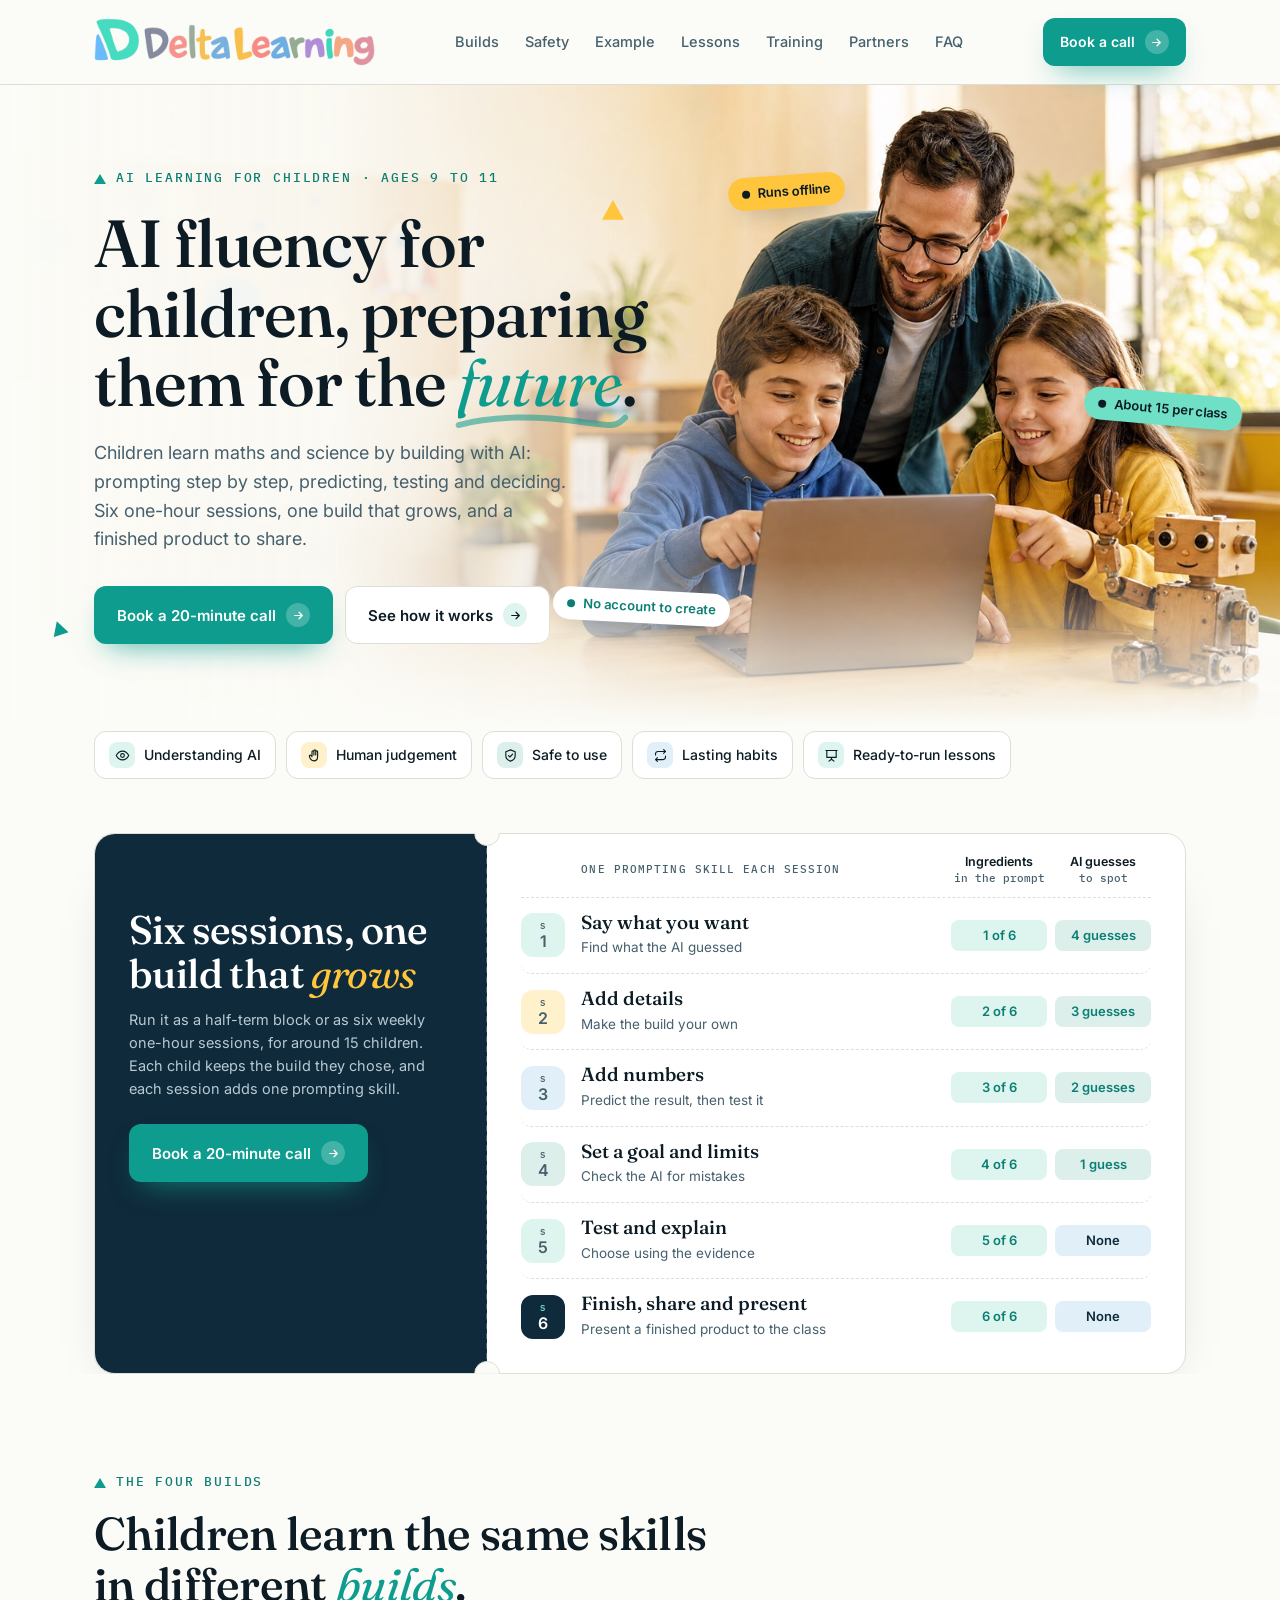
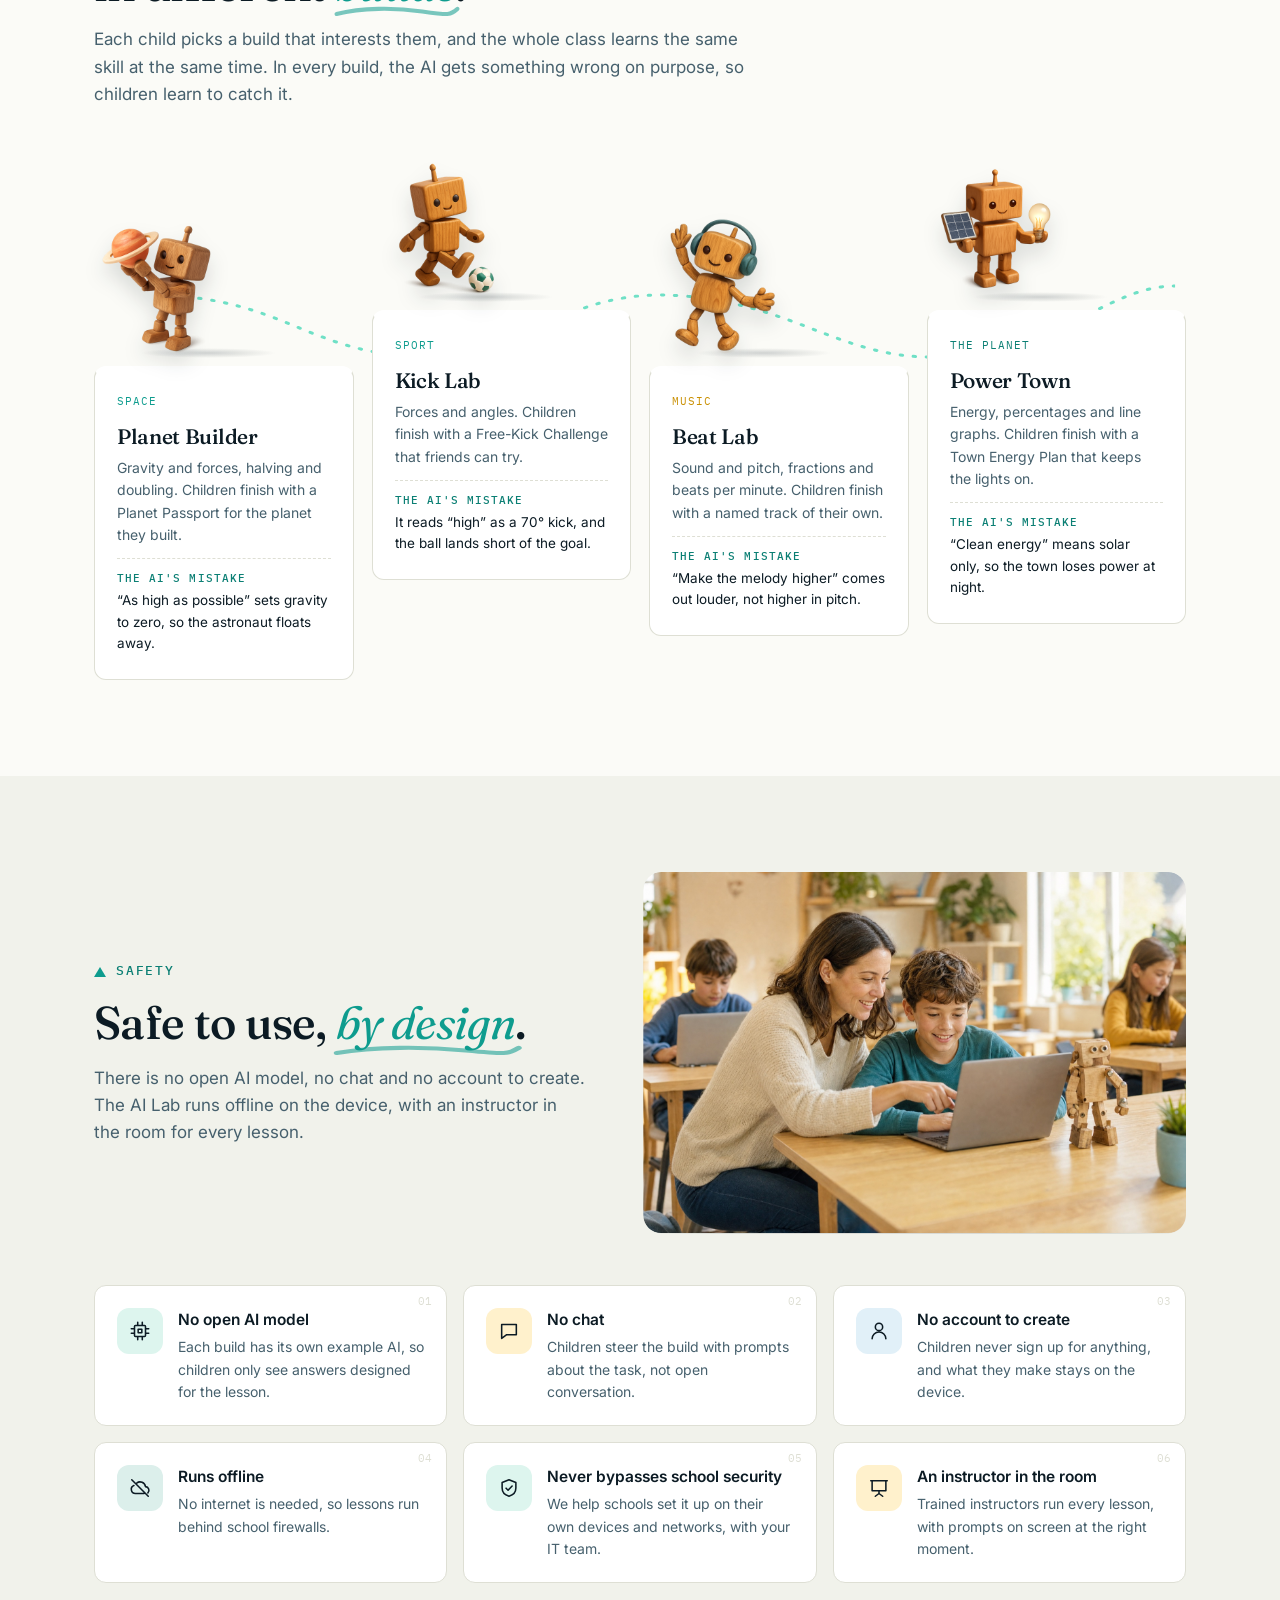
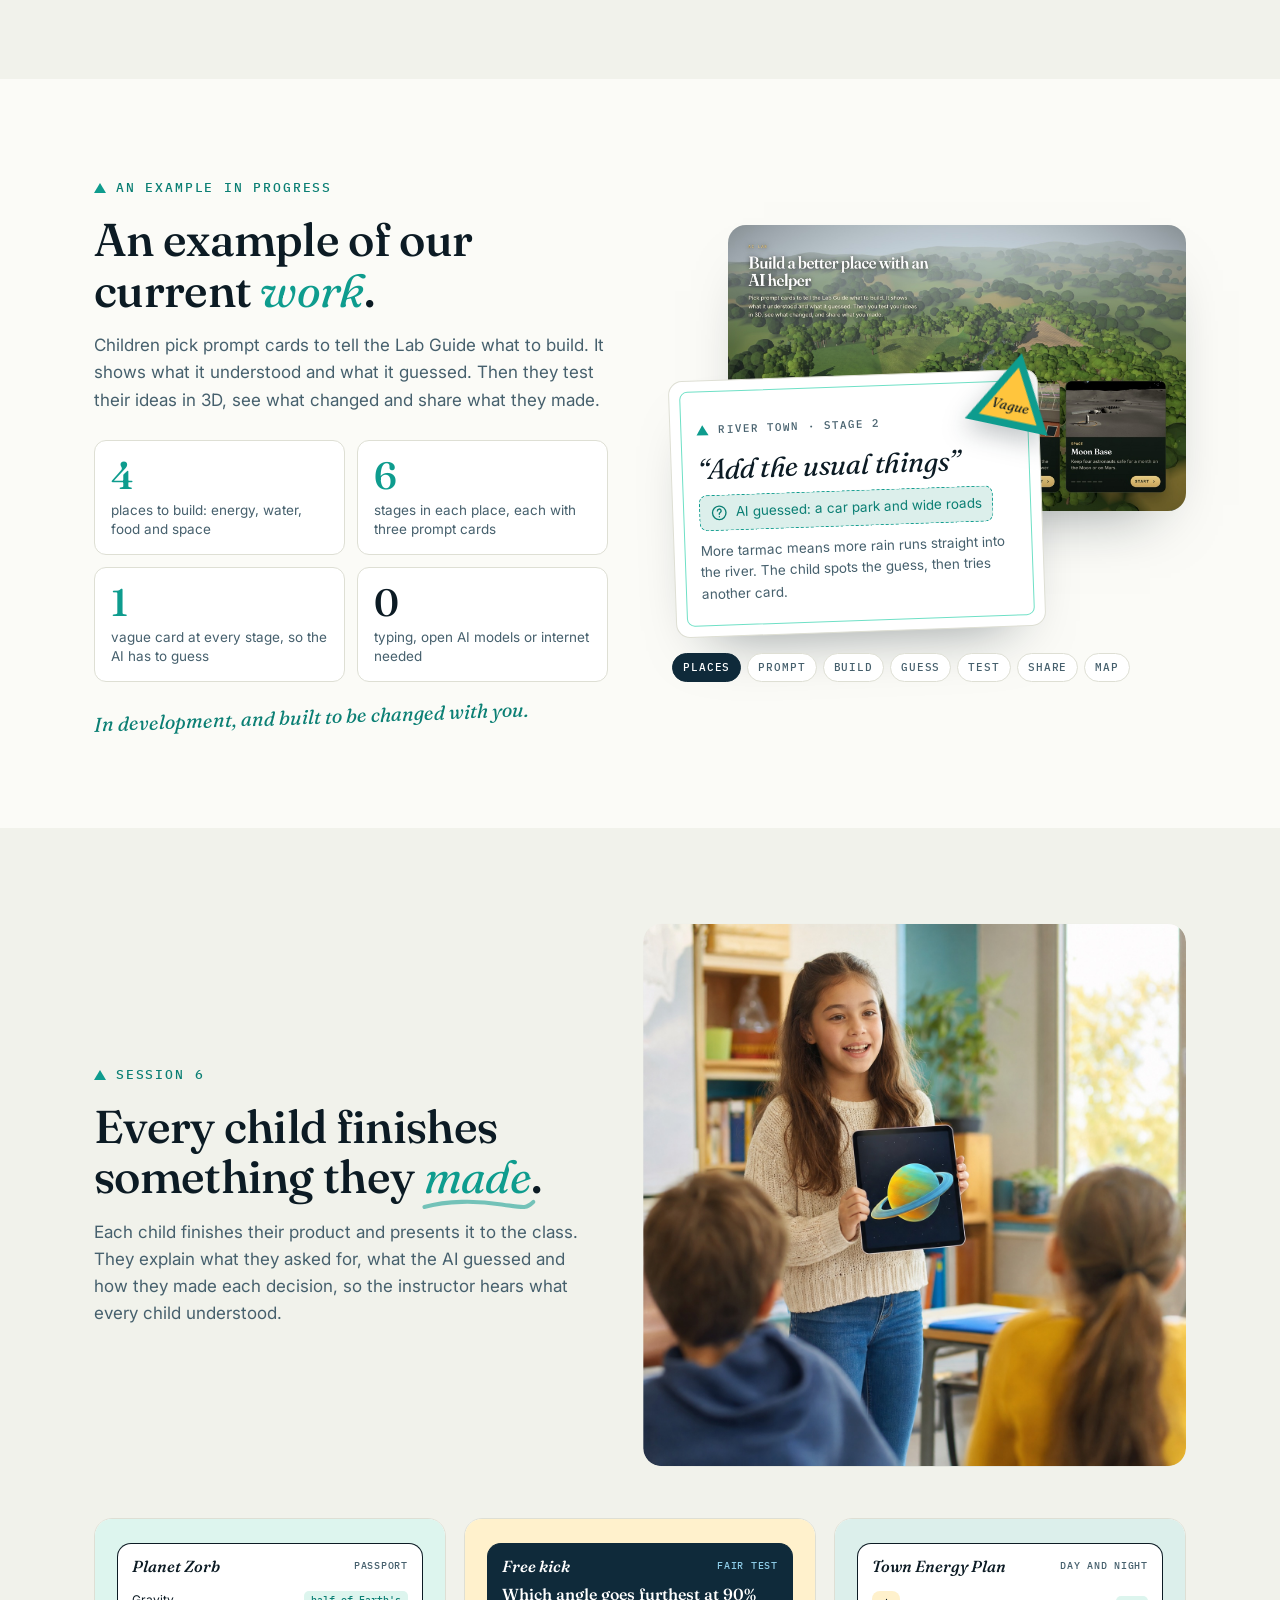
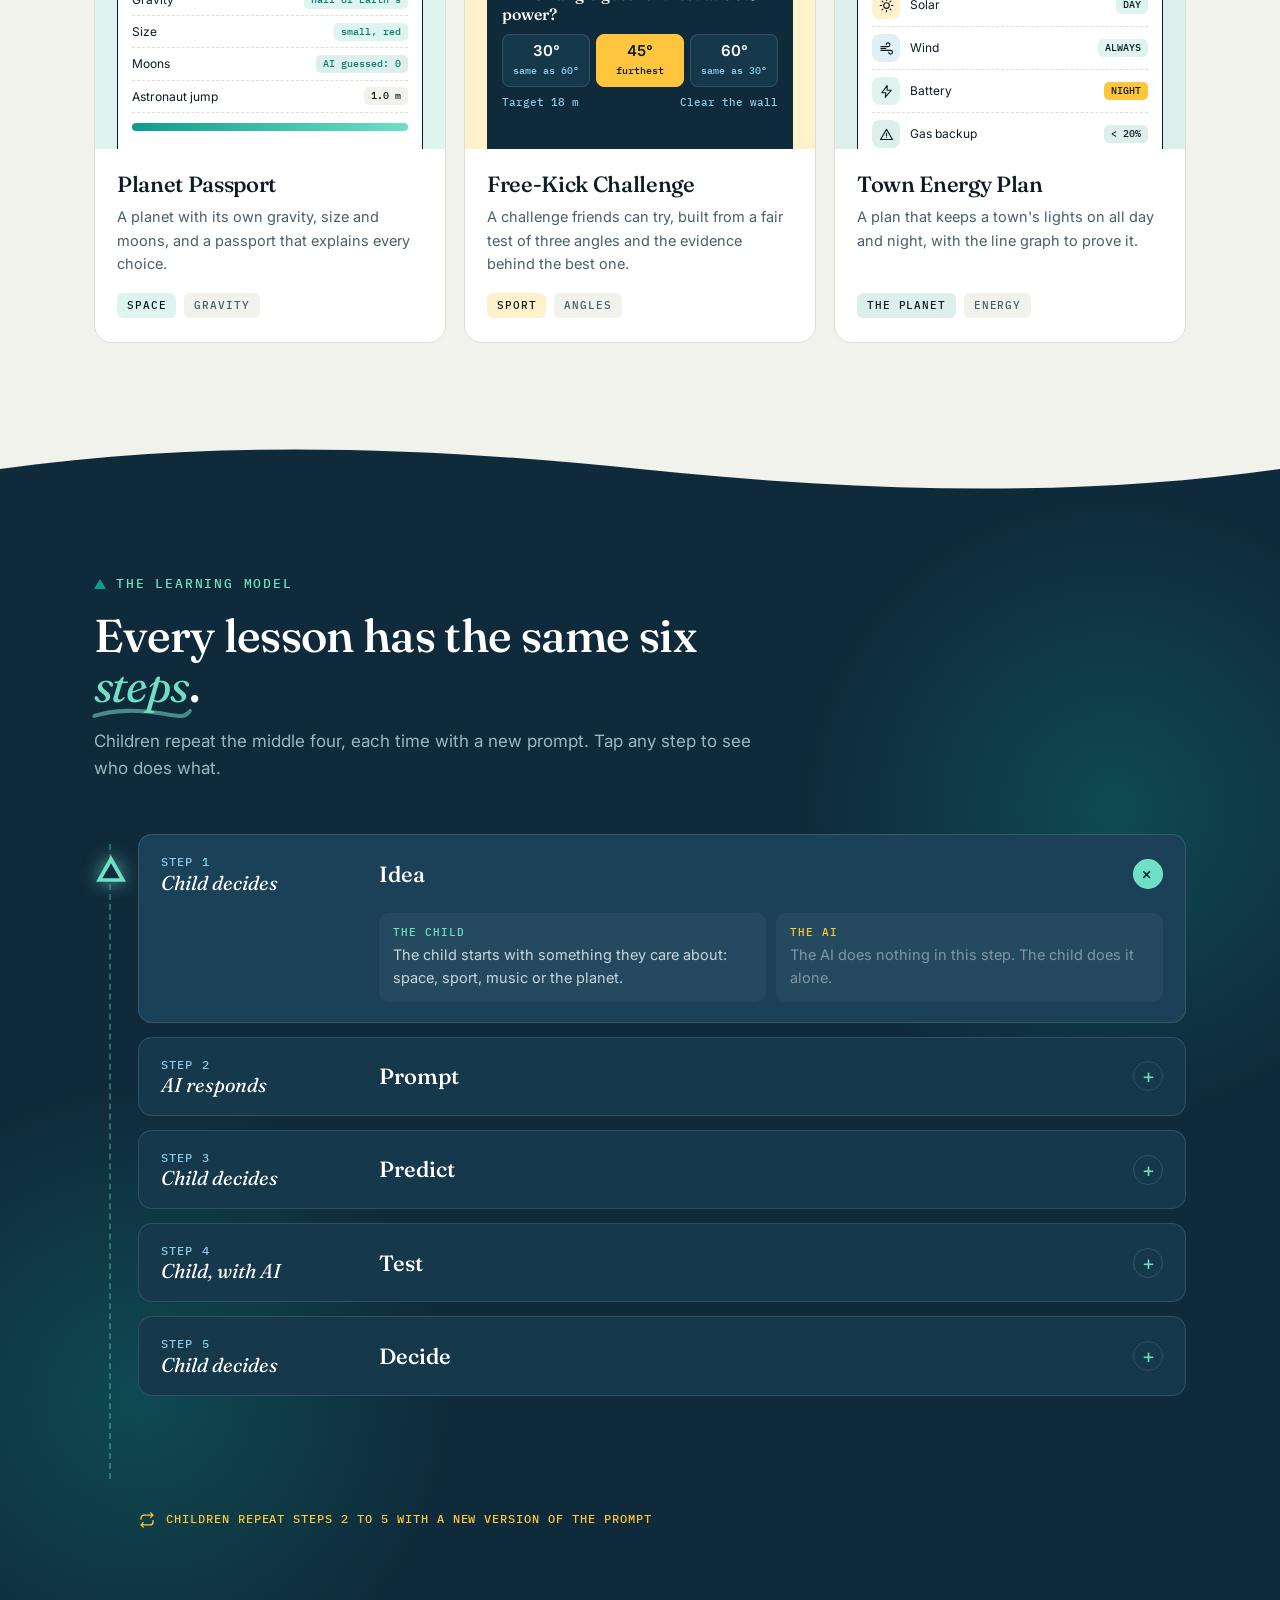
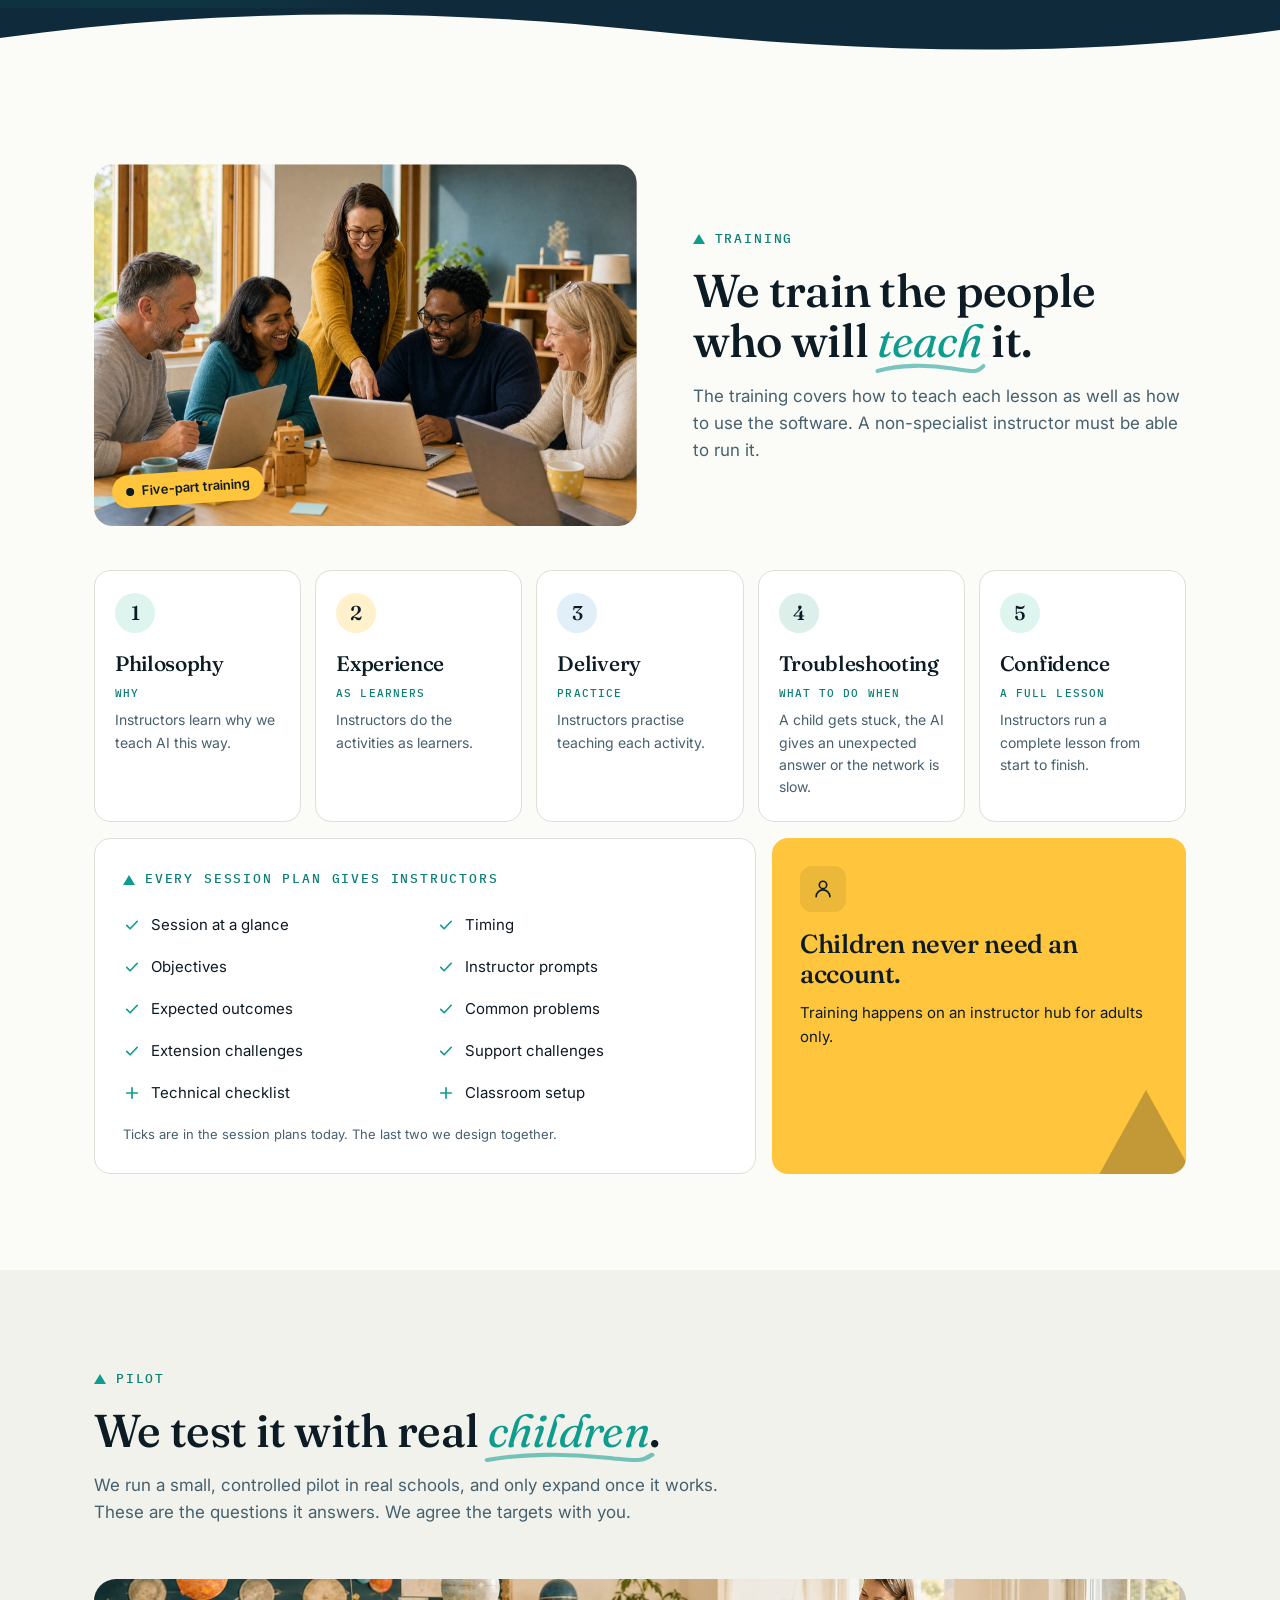
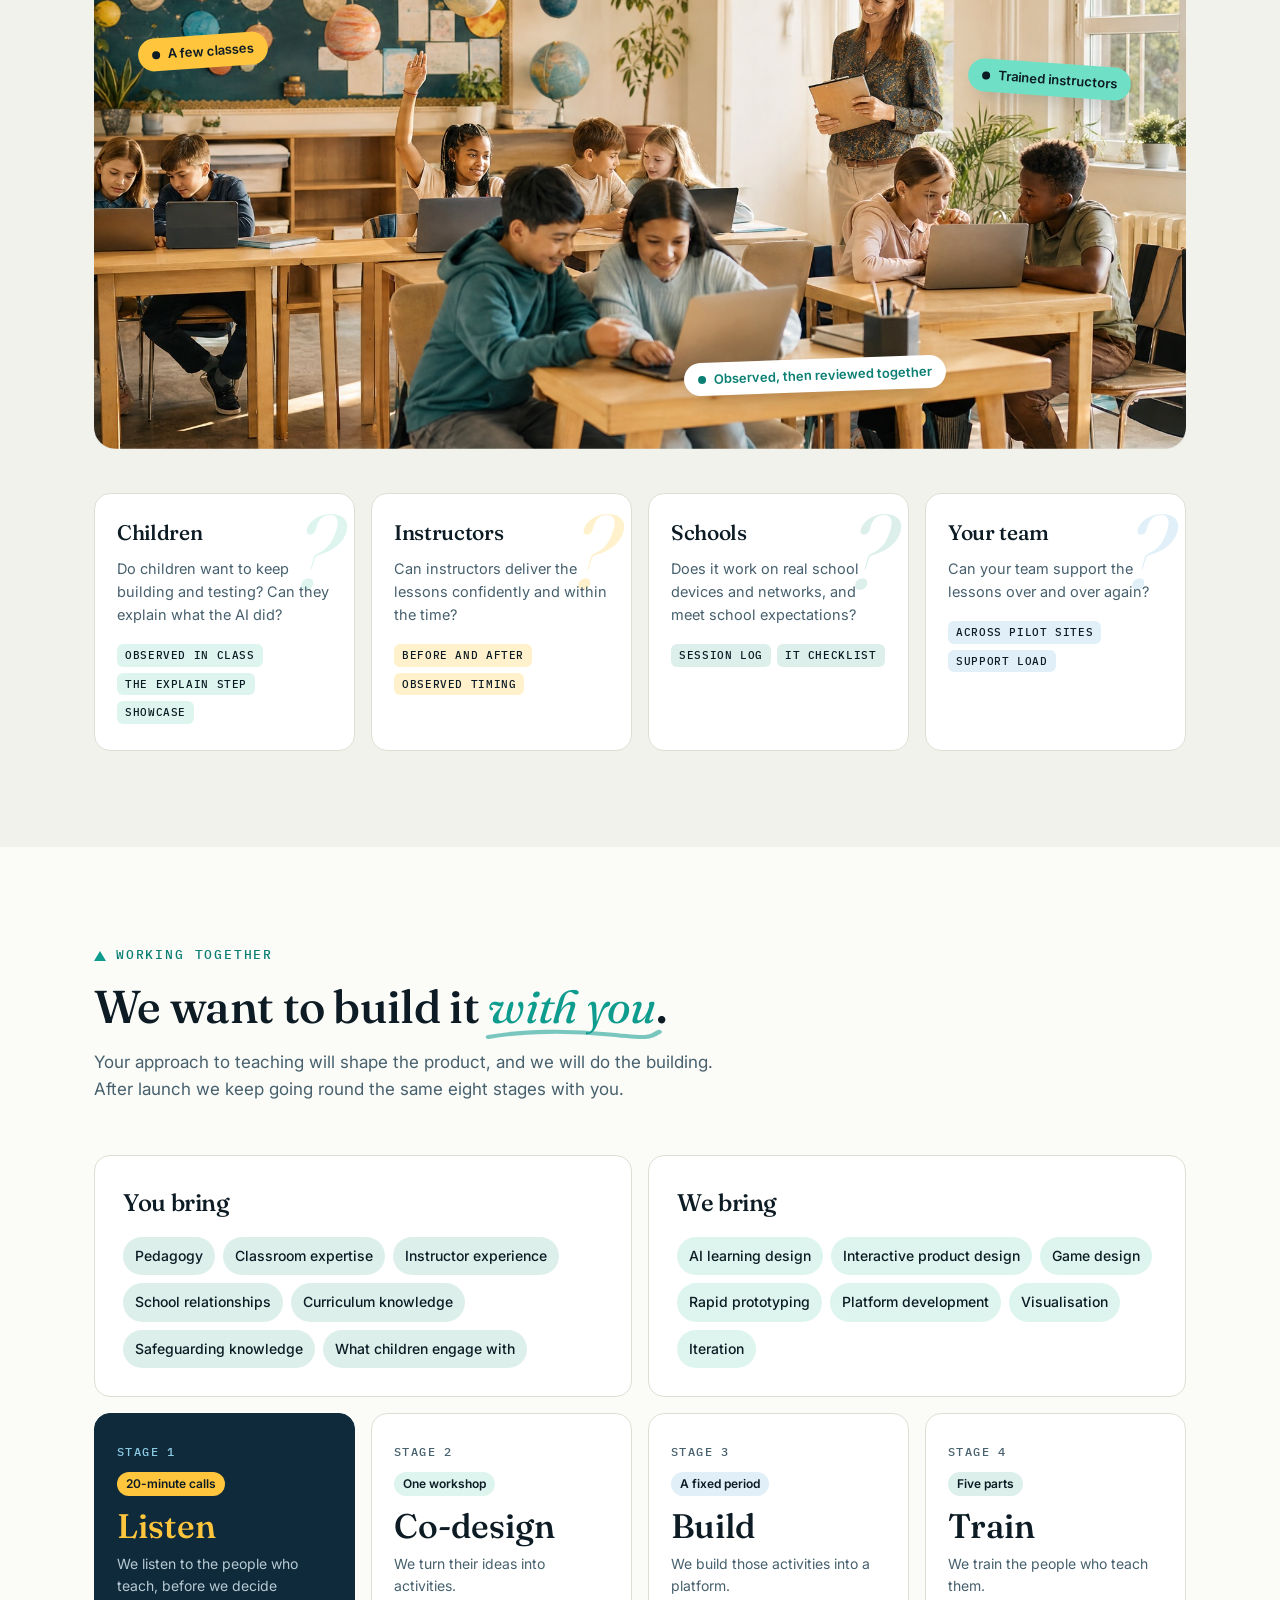
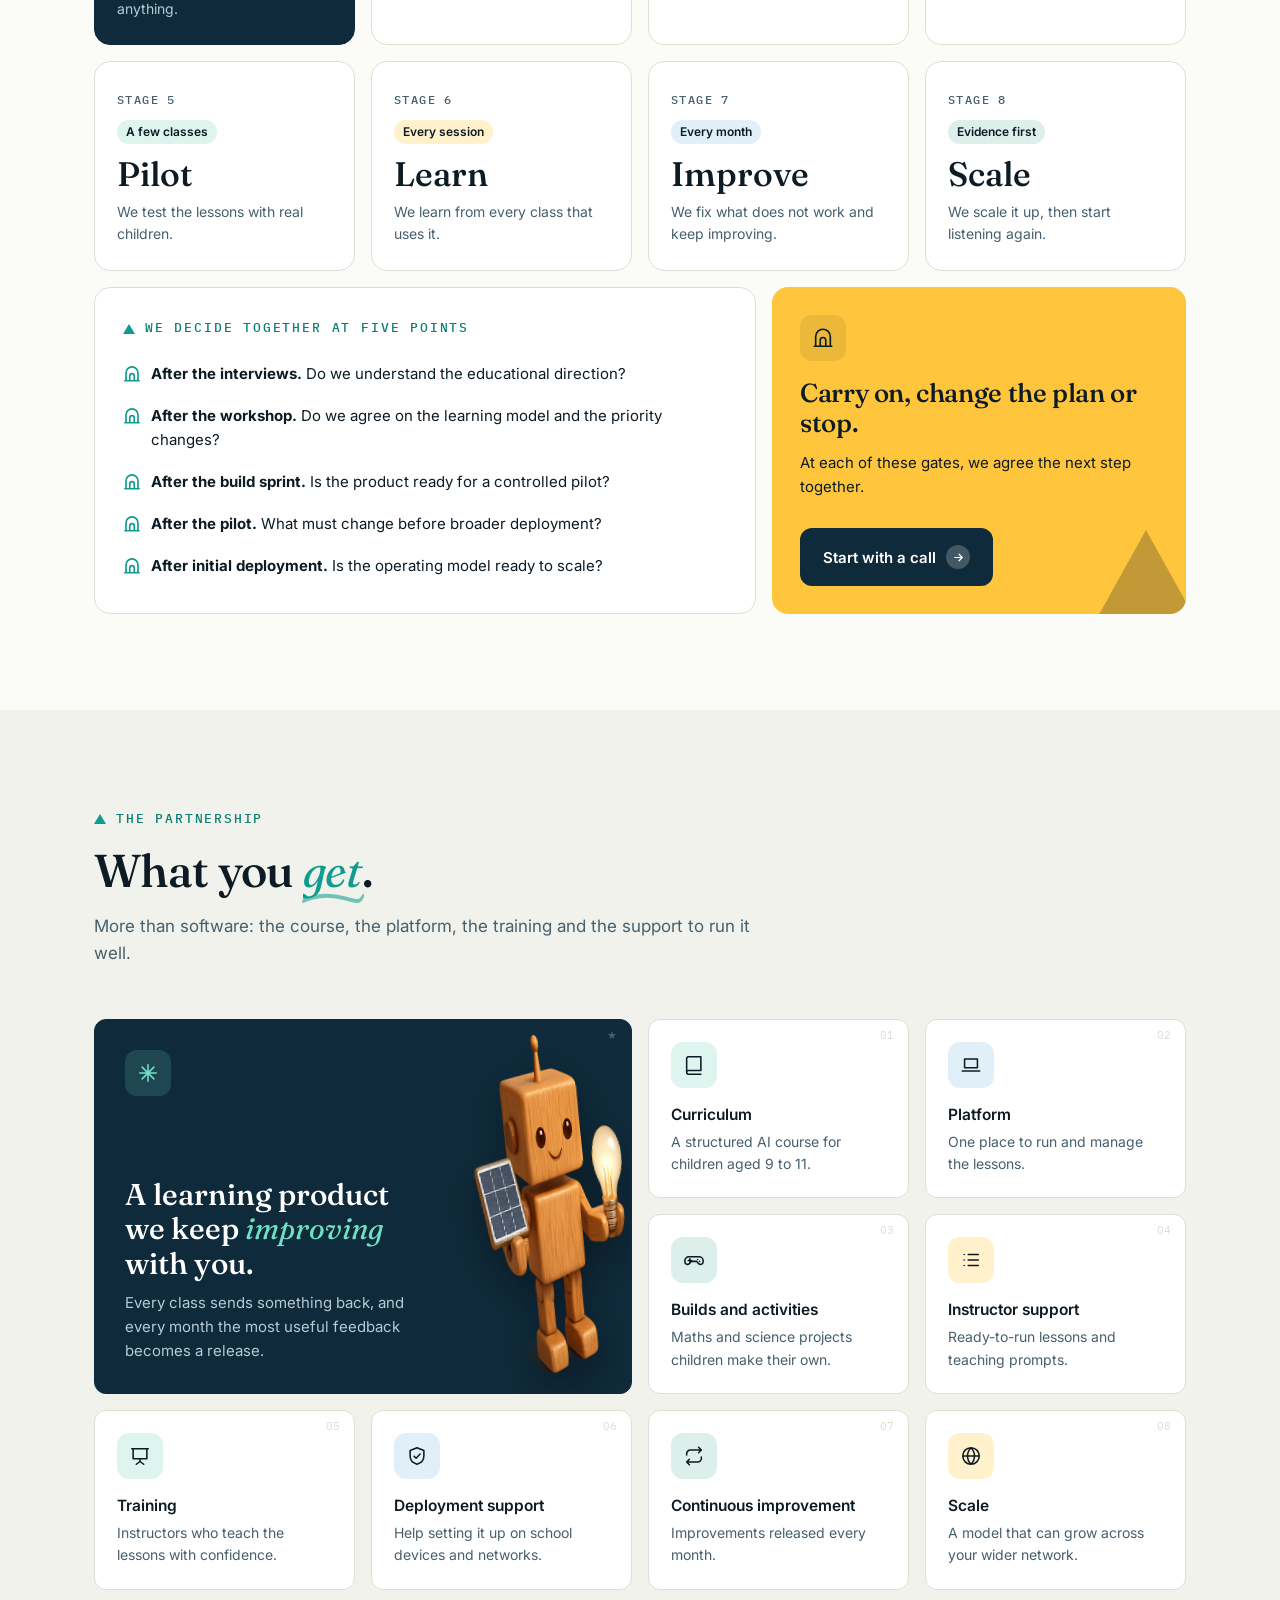
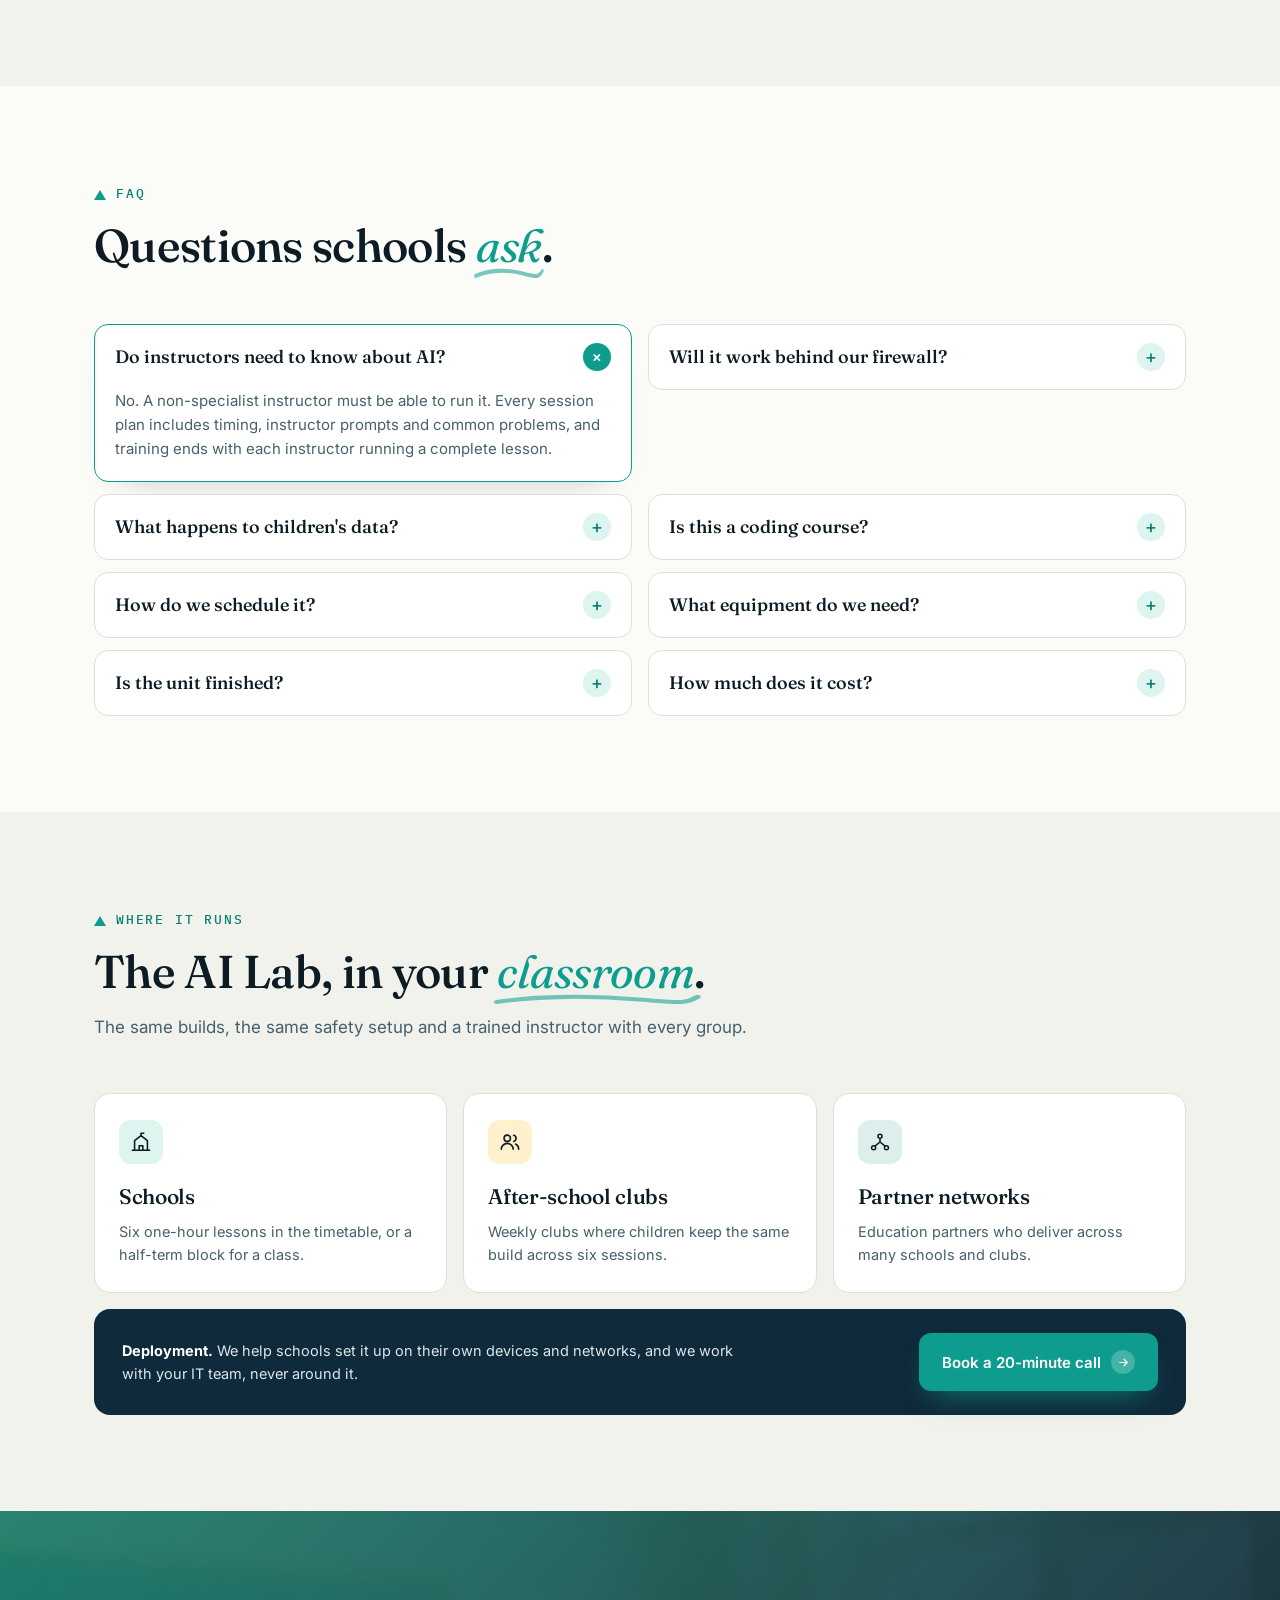
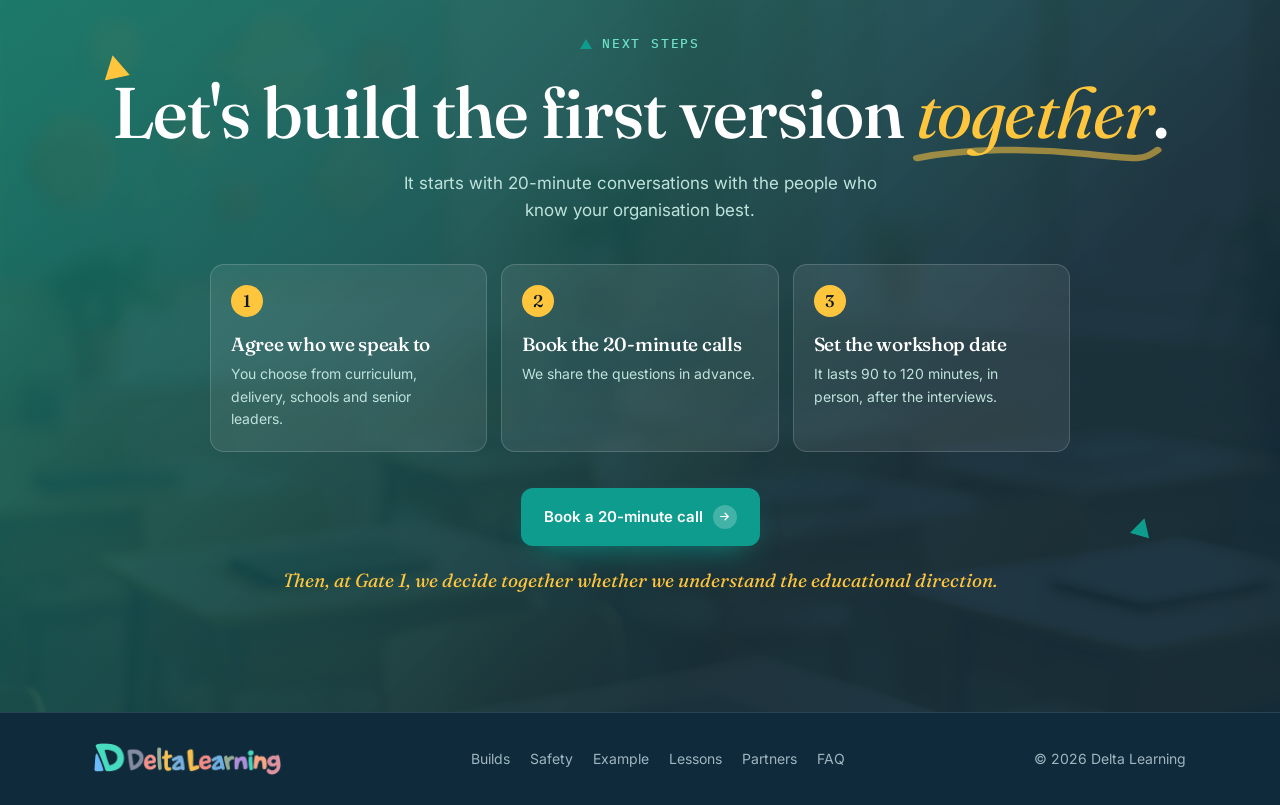
<file: kids/index.html>
<!doctype html>
<html lang="en-GB">
  <head>
    <meta charset="utf-8" />
    <title>Delta Learning</title>
    <meta http-equiv="refresh" content="0; url=../" />
    <link rel="canonical" href="../" />
    <script>location.replace("../" + location.hash);</script>
  </head>
  <body>
    <p>This page has moved to the <a href="../">Delta Learning homepage</a>.</p>
  </body>
</html>
</file>
<file: css/kids.css>
/* ==========================================================================
   Delta Learning · kids-style version
   Matches https://deltaops.consulting/kids: paper and ink, Fraunces headings
   with italic emphasis, Inter body, IBM Plex Mono labels with a teal
   marker, DeltaOps teal as the single accent (replacing the kids page's
   orange-red, at the user's request), hairline cards, a navy wave band and
   photographic art direction. Content comes from the v2 engagement deck.
   ========================================================================== */

:root {
  --paper: #fbfbf7;
  --paper-deep: #f1f2eb;
  --hairline: #dedfd4;
  --ink: #0c1b24;
  --ink-soft: #46606d;
  --teal: #0e9c8e;
  --teal-dark: #0b7f74;
  --navy: #0f2a3a;
  --navy-2: #16384b;
  --navy-line: rgba(255, 255, 255, 0.12);
  --mint: #6fe0c6;
  --sky: #8ccbe6;
  --accent: #0e9c8e;
  --accent-dark: #0b7f74;
  --sun: #ffc53d;
  --mint-t: #ddf5ee;
  --sky-t: #e1f0f8;
  --sun-t: #fff1cc;
  --accent-t: #dcefeb;
  --serif: "Fraunces", serif;
  --sans: "Inter", sans-serif;
  --mono: "IBM Plex Mono", monospace;
}
* {
  box-sizing: border-box;
  margin: 0;
  padding: 0;
}
html {
  scroll-behavior: smooth;
  scroll-padding-top: 88px;
  overflow-x: clip;
}
body {
  background: var(--paper);
  color: var(--ink);
  font: 400 16px/1.6 var(--sans);
  -webkit-font-smoothing: antialiased;
  overflow-x: clip;
}
a {
  color: inherit;
  text-decoration: none;
}
img {
  display: block;
  max-width: 100%;
}
ul,
ol {
  list-style: none;
}
:focus-visible {
  outline: 3px solid var(--teal);
  outline-offset: 3px;
  border-radius: 6px;
}
.wrap {
  max-width: 1140px;
  margin: 0 auto;
  padding-left: 24px;
  padding-right: 24px;
}
.section {
  padding: 96px 0;
  position: relative;
}
.deep {
  background: var(--paper-deep);
}

/* ---- Type ------------------------------------------------------------------ */
.label {
  font: 500 13px/1.6 var(--mono);
  text-transform: uppercase;
  letter-spacing: 0.14em;
  color: var(--teal-dark);
  display: inline-flex;
  align-items: center;
  gap: 10px;
}
.label::before {
  content: "";
  width: 0;
  height: 0;
  border-left: 6px solid transparent;
  border-right: 6px solid transparent;
  border-bottom: 10px solid var(--accent);
}
h1,
h2,
h3,
h4 {
  font-family: var(--serif);
  font-weight: 520;
  letter-spacing: -0.015em;
}
h1 em,
h2 em {
  font-style: italic;
  font-weight: 400;
  color: var(--teal);
}
h2 {
  font-size: clamp(30px, 3.6vw, 46px);
  line-height: 1.1;
  margin-top: 14px;
}
.sec-head {
  max-width: 660px;
  margin-bottom: 52px;
}
.sec-head p {
  color: var(--ink-soft);
  margin-top: 16px;
  font-size: 17px;
}
.sec-head p.label {
  color: var(--teal-dark);
  margin-top: 0;
  font-size: 13px;
}
.dark .sec-head p.label {
  color: var(--mint);
}
.center {
  text-align: center;
  margin-left: auto;
  margin-right: auto;
}

/* ---- Icons (inline SVG strokes) ---------------------------------------------- */
svg.i {
  width: 18px;
  height: 18px;
  stroke: currentColor;
  stroke-width: 1.8;
  fill: none;
  stroke-linecap: round;
  stroke-linejoin: round;
  flex: none;
}

/* ---- Buttons -------------------------------------------------------------------- */
.btn {
  display: inline-flex;
  align-items: center;
  gap: 10px;
  font: 600 15px/1 var(--sans);
  padding: 16px 22px;
  border-radius: 12px;
  transition: 0.25s;
  border: 1.5px solid transparent;
  cursor: pointer;
}
.btn .arr {
  display: inline-flex;
  width: 24px;
  height: 24px;
  border-radius: 50%;
  background: rgba(255, 255, 255, 0.22);
  align-items: center;
  justify-content: center;
  transition: 0.25s;
}
.btn .arr svg {
  width: 13px;
  height: 13px;
  stroke: currentColor;
  stroke-width: 2.2;
  fill: none;
  stroke-linecap: round;
  stroke-linejoin: round;
}
.btn:hover .arr {
  transform: translateX(4px);
}
.btn-teal {
  background: var(--teal);
  color: #fff;
  box-shadow: 0 14px 30px -14px rgba(14, 156, 142, 0.8);
}
.btn-teal:hover {
  background: var(--teal-dark);
  transform: translateY(-2px);
}
.btn-line {
  background: #fff;
  border-color: var(--hairline);
  color: var(--ink);
}
.btn-line .arr {
  background: var(--mint-t);
}
.btn-line:hover {
  border-color: var(--teal);
  transform: translateY(-2px);
}

/* ---- Nav ------------------------------------------------------------------------- */
nav.top {
  position: sticky;
  top: 0;
  z-index: 30;
  background: rgba(251, 251, 247, 0.9);
  backdrop-filter: blur(12px);
  -webkit-backdrop-filter: blur(12px);
  border-bottom: 1px solid var(--hairline);
}
nav.top .wrap {
  display: flex;
  align-items: center;
  justify-content: space-between;
  height: 84px;
  gap: 20px;
}
.logo {
  display: flex;
  align-items: center;
  gap: 10px;
  flex: none;
}
.logo img {
  height: 48px;
  width: auto;
}
.logo small {
  font: 500 10.5px/1 var(--mono);
  letter-spacing: 0.14em;
  text-transform: uppercase;
  color: var(--teal-dark);
  background: var(--mint-t);
  padding: 6px 8px;
  border-radius: 6px;
  margin-left: 4px;
}
.links {
  display: flex;
  gap: 26px;
  font-size: 14.5px;
  color: var(--ink-soft);
  font-weight: 500;
}
.links a:hover {
  color: var(--teal);
}
nav.top .btn {
  padding: 11px 16px;
  font-size: 14px;
}

/* ---- Hero -------------------------------------------------------------------------- */
.hero {
  position: relative;
  overflow: hidden;
}
.hero-photo {
  --hero: url(../img/hero-1600.jpg);
  --hero: image-set(url(../img/hero-1600.jpg) 1x, url(../img/hero-2880.jpg) 2x);
  position: relative;
  height: clamp(600px, 50vw, 760px);
  display: flex;
  align-items: center;
}
.hero-photo::after {
  content: "";
  position: absolute;
  inset: 0;
  background: var(--hero) right center / cover no-repeat;
  -webkit-mask-image: linear-gradient(180deg, #000 74%, transparent 100%);
  mask-image: linear-gradient(180deg, #000 74%, transparent 100%);
}
/* Full-width photo, washed into the paper behind the copy (as on the kids page) */
.hero-photo::before {
  content: "";
  position: absolute;
  inset: 0;
  z-index: 1;
  pointer-events: none;
  background: linear-gradient(90deg, var(--paper) 0, rgba(251, 251, 247, 0.94) 26%, rgba(251, 251, 247, 0.6) 42%, rgba(251, 251, 247, 0) 62%);
}
.hero-copy {
  position: relative;
  z-index: 2;
  width: 100%;
}
.hero-copy > div {
  max-width: 560px;
}
.hero h1 {
  font-size: clamp(42px, 5.2vw, 68px);
  line-height: 1.04;
  margin-top: 18px;
}
.hero h1 em {
  color: var(--accent);
}
.hero .lead {
  font-size: 18px;
  color: var(--ink-soft);
  margin-top: 22px;
  max-width: 480px;
}
.ctas {
  display: flex;
  flex-wrap: wrap;
  gap: 12px;
  margin-top: 32px;
}
.tag {
  position: absolute;
  z-index: 2;
  font: 600 13px/1 var(--sans);
  padding: 10px 14px;
  border-radius: 999px;
  display: inline-flex;
  align-items: center;
  gap: 8px;
  box-shadow: 0 10px 24px -12px rgba(12, 27, 36, 0.45);
  animation: float 6s ease-in-out infinite;
}
.tag i {
  width: 8px;
  height: 8px;
  border-radius: 50%;
  background: currentColor;
}
.t1 {
  top: 14%;
  right: 34%;
  background: var(--sun);
  color: var(--ink);
  rotate: -4deg;
}
.t2 {
  top: 48%;
  right: 3%;
  background: var(--mint);
  color: var(--ink);
  rotate: 5deg;
  animation-delay: -2s;
}
.t3 {
  bottom: 16%;
  right: 43%;
  background: #fff;
  color: var(--teal-dark);
  rotate: 3deg;
  animation-delay: -4s;
}
@keyframes float {
  50% {
    translate: 0 -8px;
  }
}

.badges {
  display: flex;
  flex-wrap: wrap;
  gap: 10px;
  margin-top: 6px;
}
.badge {
  display: inline-flex;
  align-items: center;
  gap: 9px;
  background: #fff;
  border: 1px solid var(--hairline);
  border-radius: 12px;
  padding: 10px 14px;
  font-size: 14px;
  font-weight: 500;
  transition: 0.25s;
}
.badge:hover {
  border-color: var(--teal);
  transform: translateY(-2px);
}
.badge b {
  width: 26px;
  height: 26px;
  border-radius: 8px;
  display: flex;
  align-items: center;
  justify-content: center;
}
.badge svg.i {
  width: 15px;
  height: 15px;
  stroke: var(--ink);
}

/* ---- Ticket: the six sessions ------------------------------------------------------- */
.ticket {
  display: grid;
  grid-template-columns: 0.9fr 1.6fr;
  margin-top: 54px;
  border-radius: 20px;
  background: #fff;
  border: 1px solid var(--hairline);
  box-shadow: 0 30px 60px -40px rgba(12, 27, 36, 0.4);
  position: relative;
}
.stub {
  background: var(--navy);
  color: #fff;
  border-radius: 20px 0 0 20px;
  padding: 34px;
  position: relative;
  overflow: hidden;
}
.stub::after {
  content: "";
  position: absolute;
  right: -1px;
  top: 14px;
  bottom: 14px;
  border-right: 2px dashed rgba(255, 255, 255, 0.25);
}
.stub .label {
  color: var(--mint);
}
.stub h3 {
  font-size: clamp(30px, 3.2vw, 40px);
  line-height: 1.1;
  margin: 14px 0 12px;
}
.stub h3 em {
  font-style: italic;
  font-weight: 400;
  color: var(--sun);
}
.stub p {
  color: #b7cad4;
  font-size: 14.5px;
}
.stub .btn {
  margin-top: 24px;
}
.notch {
  position: absolute;
  left: calc(36% - 13px);
  width: 26px;
  height: 26px;
  border-radius: 50%;
  background: var(--paper);
  border: 1px solid var(--hairline);
  z-index: 2;
}
.notch.top {
  top: -14px;
  clip-path: inset(50% 0 0 0);
}
.notch.bot {
  bottom: -14px;
  clip-path: inset(0 0 50% 0);
}
.nights-list {
  padding: 18px 34px;
}
.nights-list li {
  display: grid;
  grid-template-columns: 44px 1fr auto;
  gap: 16px;
  align-items: center;
  padding: 13px 0;
  border-bottom: 1px dashed var(--hairline);
}
.nights-list li:last-child {
  border-bottom: 0;
}
.nights-list .d {
  width: 44px;
  height: 44px;
  border-radius: 12px;
  display: flex;
  flex-direction: column;
  align-items: center;
  justify-content: center;
  font: 600 16px/1 var(--sans);
}
.nights-list .d small {
  font: 500 9px/1 var(--mono);
  letter-spacing: 0.1em;
  text-transform: uppercase;
  margin-bottom: 3px;
}
.nights-list b {
  font: 520 19px/1.25 var(--serif);
  display: block;
}
.nights-list span {
  font-size: 13.5px;
  color: var(--ink-soft);
}
.nights-list .tm {
  display: grid;
  grid-template-columns: 96px 96px;
  gap: 8px;
  text-align: center;
}
.nights-list .tm i {
  font: 600 13px/1 var(--sans);
  font-style: normal;
  padding: 9px 0;
  border-radius: 8px;
  background: var(--mint-t);
  color: var(--teal-dark);
}
.nights-list .tm i + i {
  background: var(--accent-t);
  color: var(--accent-dark);
}
.nights-list .tm i.none {
  background: var(--sky-t);
  color: var(--navy);
}
.nights-list .nl-head {
  padding: 2px 0 12px;
}
.nights-list .nl-head .cap {
  font: 500 11px/1.4 var(--mono);
  letter-spacing: 0.1em;
  text-transform: uppercase;
  color: var(--ink-soft);
}
.nights-list .nl-head .tm i {
  background: none;
  padding: 0;
  color: var(--ink);
  font: 600 12.5px/1.2 var(--sans);
}
.nights-list .nl-head .tm small {
  display: block;
  margin-top: 3px;
  font: 500 10.5px/1.2 var(--mono);
  color: var(--ink-soft);
}

/* ---- Level map: the four builds -------------------------------------------------- */
.map {
  position: relative;
  display: grid;
  grid-template-columns: repeat(4, 1fr);
  gap: 18px;
}
.map-path {
  position: absolute;
  left: 0;
  right: 0;
  top: 96px;
  height: 120px;
  width: 100%;
  z-index: 0;
}
.stop {
  position: relative;
  z-index: 1;
}
.stop:nth-child(even) {
  margin-top: 56px;
}
.pin {
  height: 140px;
  margin-bottom: 10px;
  position: relative;
}
.pin img {
  height: 100%;
  width: auto;
  display: block;
  transition: 0.3s;
  transform-origin: 50% 90%;
  filter: drop-shadow(0 12px 10px rgba(12, 27, 36, 0.14));
}
.stop:hover .pin img {
  transform: rotate(-10deg) scale(1.06);
}
.pain {
  background: #fff;
  border: 1px solid var(--hairline);
  border-top: 3px solid transparent;
  border-radius: 12px;
  padding: 24px 22px;
  transition: 0.25s;
}
.pain:hover {
  transform: translateY(-4px);
  box-shadow: 0 18px 40px -24px rgba(12, 27, 36, 0.3);
  border-top-color: var(--c, var(--teal));
}
.pain .n {
  font: 400 11px/1.6 var(--mono);
  color: var(--c, var(--teal));
  margin-bottom: 12px;
  letter-spacing: 0.1em;
  text-transform: uppercase;
}
.pain h3 {
  font-size: 21px;
  line-height: 1.25;
  margin-bottom: 8px;
}
.pain p {
  font-size: 14px;
  line-height: 1.6;
  color: var(--ink-soft);
}
.pain .mistake {
  margin-top: 12px;
  padding-top: 12px;
  border-top: 1px dashed var(--hairline);
  font-size: 13.5px;
  color: var(--ink);
}
.pain .mistake small {
  display: block;
  font: 500 10.5px/1.4 var(--mono);
  letter-spacing: 0.1em;
  text-transform: uppercase;
  color: var(--accent-dark);
  margin-bottom: 4px;
}

/* ---- Safety ------------------------------------------------------------------------- */
.services {
  display: grid;
  grid-template-columns: repeat(3, 1fr);
  gap: 16px;
}
.services--4 {
  grid-template-columns: repeat(4, 1fr);
}
.svc {
  display: flex;
  gap: 15px;
  align-items: flex-start;
  background: #fff;
  border: 1px solid var(--hairline);
  border-radius: 12px;
  padding: 22px;
  position: relative;
  overflow: hidden;
  transition: 0.25s;
}
.svc::after {
  content: attr(data-n);
  position: absolute;
  right: 14px;
  top: 8px;
  font: 11px var(--mono);
  color: var(--hairline);
}
.svc:hover {
  border-color: var(--teal);
  transform: translateY(-3px);
  box-shadow: 0 16px 36px -24px rgba(12, 27, 36, 0.3);
}
.svc:hover::after {
  color: var(--teal);
}
.svc .ic {
  flex: none;
  width: 46px;
  height: 46px;
  border-radius: 12px;
  background: var(--t, var(--mint-t));
  display: flex;
  align-items: center;
  justify-content: center;
  transition: 0.25s;
}
.svc .ic svg.i {
  width: 22px;
  height: 22px;
  stroke: var(--ink);
  stroke-width: 1.7;
  transition: 0.25s;
}
.svc:hover .ic {
  background: var(--navy);
  transform: rotate(-6deg);
}
.svc:hover .ic svg.i {
  stroke: var(--mint);
}
.svc b {
  display: block;
  font-weight: 600;
  font-size: 15.5px;
  margin-bottom: 3px;
}
.svc span {
  font-size: 14px;
  color: var(--ink-soft);
  display: block;
}
.services--4 .svc {
  flex-direction: column;
}

/* ---- Photos ------------------------------------------------------------------------- */
.photo {
  border-radius: 18px;
  overflow: hidden;
  box-shadow: 0 30px 60px -36px rgba(12, 27, 36, 0.5);
  background: var(--paper-deep);
}
.photo img {
  display: block;
  width: 100%;
  height: auto;
}
.safety-top {
  display: grid;
  grid-template-columns: 1fr 1.1fr;
  gap: 56px;
  align-items: center;
  margin-bottom: 52px;
}
.safety-top .sec-head {
  margin-bottom: 0;
}

/* ---- Projects ----------------------------------------------------------------------- */
.projects {
  display: grid;
  grid-template-columns: repeat(3, 1fr);
  gap: 18px;
}
.proj {
  background: #fff;
  border: 1px solid var(--hairline);
  border-radius: 18px;
  overflow: hidden;
  transition: 0.3s;
  display: flex;
  flex-direction: column;
}
.proj:hover {
  transform: translateY(-6px) rotate(-0.5deg);
  box-shadow: 0 24px 50px -30px rgba(12, 27, 36, 0.45);
}
.proj:nth-child(2):hover {
  transform: translateY(-6px) rotate(0.5deg);
}
.screen {
  background: var(--t);
  padding: 24px 22px 0;
  height: 230px;
  display: flex;
  align-items: flex-end;
}
.device {
  background: #fff;
  border: 1.5px solid var(--ink);
  border-bottom: 0;
  border-radius: 14px 14px 0 0;
  width: 100%;
  height: 100%;
  padding: 14px;
  font-size: 12px;
  overflow: hidden;
}
.device .top {
  display: flex;
  justify-content: space-between;
  align-items: center;
  margin-bottom: 10px;
}
.device .top b {
  font: italic 520 16px/1 var(--serif);
}
.device .top small {
  font: 500 9.5px/1 var(--mono);
  letter-spacing: 0.08em;
  text-transform: uppercase;
  color: var(--ink-soft);
}
.stat-row {
  display: flex;
  align-items: center;
  gap: 8px;
  padding: 6px 0;
  border-bottom: 1px dashed var(--hairline);
}
.stat-row em {
  margin-left: auto;
  font: 500 10px/1 var(--mono);
  font-style: normal;
  padding: 4px 7px;
  border-radius: 5px;
  background: var(--paper-deep);
}
.stat-row em.you {
  background: var(--mint-t);
  color: var(--teal-dark);
}
.stat-row em.ai {
  background: var(--accent-t);
  color: var(--accent-dark);
}
.prog {
  height: 8px;
  border-radius: 8px;
  background: var(--paper-deep);
  margin-top: 10px;
  overflow: hidden;
}
.prog i {
  display: block;
  height: 100%;
  width: 100%;
  background: linear-gradient(90deg, var(--teal), var(--mint));
}
.trivia {
  background: var(--navy);
  color: #fff;
  border-color: var(--navy);
}
.trivia .top small {
  color: var(--sky);
}
.trivia .qq {
  color: #fff;
  font: 520 16px/1.25 var(--serif);
  margin: 4px 0 10px;
}
.trivia .ops {
  display: grid;
  grid-template-columns: 1fr 1fr 1fr;
  gap: 6px;
}
.trivia .ops span {
  background: var(--navy-2);
  border: 1px solid var(--navy-line);
  border-radius: 8px;
  padding: 7px 4px;
  text-align: center;
  font-weight: 500;
}
.trivia .ops span b {
  display: block;
  font: 600 15px/1.2 var(--sans);
}
.trivia .ops span small {
  font: 500 10px/1 var(--mono);
  color: var(--sky);
}
.trivia .ops span.ok {
  background: var(--sun);
  color: var(--ink);
  border-color: var(--sun);
}
.trivia .ops span.ok small {
  color: var(--ink);
}
.trivia .clock {
  display: flex;
  justify-content: space-between;
  margin-top: 10px;
  font: 500 10.5px/1 var(--mono);
  color: var(--sky);
}
.pet-row {
  display: flex;
  align-items: center;
  gap: 10px;
  padding: 7px 0;
  border-bottom: 1px dashed var(--hairline);
}
.pet-row .dot {
  width: 28px;
  height: 28px;
  border-radius: 8px;
  display: flex;
  align-items: center;
  justify-content: center;
  flex: none;
}
.pet-row .dot svg.i {
  width: 15px;
  height: 15px;
  stroke: var(--ink);
}
.pet-row em {
  margin-left: auto;
  font: 500 10px/1 var(--mono);
  font-style: normal;
  padding: 4px 7px;
  border-radius: 5px;
}
.proj .body {
  padding: 22px 22px 24px;
  display: flex;
  flex-direction: column;
  flex: 1;
}
.proj h3 {
  font-size: 22px;
  line-height: 1.2;
  margin-bottom: 8px;
}
.proj p {
  font-size: 14.5px;
  color: var(--ink-soft);
}
.chips {
  display: flex;
  gap: 8px;
  margin-top: auto;
  padding-top: 18px;
}
.chips span {
  font: 500 11px/1 var(--mono);
  letter-spacing: 0.08em;
  text-transform: uppercase;
  padding: 7px 10px;
  border-radius: 6px;
  background: var(--paper-deep);
  color: var(--ink-soft);
}
.chips span:first-child {
  background: var(--t);
  color: var(--ink);
}

/* ---- Example (diploma-style split) --------------------------------------------- */
.dip {
  display: grid;
  grid-template-columns: 1fr 1fr;
  gap: 64px;
  align-items: center;
}
.dip p.body {
  color: var(--ink-soft);
  margin-top: 16px;
  font-size: 17px;
}
.dip .note {
  display: inline-block;
  margin-top: 22px;
  font: italic 400 20px/1.3 var(--serif);
  color: var(--accent-dark);
  rotate: -2deg;
}
.facts {
  display: grid;
  grid-template-columns: 1fr 1fr;
  gap: 12px;
  margin-top: 26px;
}
.fact {
  background: #fff;
  border: 1px solid var(--hairline);
  border-radius: 12px;
  padding: 16px 16px 14px;
}
.fact b {
  display: block;
  font: 520 38px/1 var(--serif);
  color: var(--teal);
}
.fact:nth-child(3) b {
  color: var(--accent);
}
.fact:nth-child(4) b {
  color: var(--ink);
}
.fact span {
  display: block;
  margin-top: 6px;
  font-size: 13.5px;
  color: var(--ink-soft);
  line-height: 1.45;
}
.dip-art {
  position: relative;
  padding: 0 0 120px 56px;
}
.cert {
  background: #fff;
  border-radius: 14px;
  padding: 30px 26px;
  text-align: left;
  position: absolute;
  left: 0;
  bottom: 0;
  width: 72%;
  border: 1px solid var(--hairline);
  rotate: -2deg;
  box-shadow: 0 30px 60px -36px rgba(12, 27, 36, 0.5);
  transition: 0.35s;
}
.cert:hover {
  rotate: 0deg;
}
.cert::before {
  content: "";
  position: absolute;
  inset: 10px;
  border: 1.5px solid var(--mint);
  border-radius: 8px;
  pointer-events: none;
}
.cert .label {
  font-size: 11px;
  letter-spacing: 0.1em;
}
.cert h4 {
  font: italic 400 28px/1.1 var(--serif);
  margin: 12px 0 10px;
}
.cert .guess {
  display: inline-flex;
  align-items: center;
  gap: 8px;
  font-size: 13.5px;
  padding: 6px 10px;
  border-radius: 8px;
  background: var(--accent-t);
  color: var(--accent-dark);
  border: 1.5px dashed var(--accent);
}
.cert p {
  color: var(--ink-soft);
  font-size: 13.5px;
  margin-top: 10px;
}
.seal {
  position: absolute;
  right: -20px;
  top: -24px;
  width: 92px;
  height: 92px;
  rotate: 14deg;
  filter: drop-shadow(0 10px 12px rgba(12, 27, 36, 0.25));
}
.thumbs {
  display: flex;
  flex-wrap: wrap;
  gap: 6px;
  margin-top: 22px;
}
.thumbs button {
  font: 500 11px/1 var(--mono);
  letter-spacing: 0.08em;
  text-transform: uppercase;
  padding: 8px 10px;
  border-radius: 999px;
  border: 1px solid var(--hairline);
  background: #fff;
  color: var(--ink-soft);
  cursor: pointer;
  transition: 0.2s;
}
.thumbs button:hover {
  border-color: var(--teal);
  color: var(--ink);
}
.thumbs button[aria-pressed="true"] {
  background: var(--navy);
  border-color: var(--navy);
  color: #fff;
}
#app-shot {
  transition: opacity 0.25s;
  aspect-ratio: 16 / 10;
  object-fit: cover;
}

/* ---- Dark band: the lesson steps ----------------------------------------------- */
.dark {
  background: var(--navy);
  color: #dce7eb;
}
.dark .label {
  color: var(--mint);
}
.dark h2 {
  color: #fff;
}
.dark h2 em {
  color: var(--mint);
}
.dark .sec-head p {
  color: #9fb6c1;
}
.wave {
  display: block;
  width: 100%;
  height: 60px;
  position: relative;
  z-index: 1;
}
.timeline {
  position: relative;
  padding-left: 44px;
}
.timeline::before {
  content: "";
  position: absolute;
  left: 15px;
  top: 10px;
  bottom: 10px;
  border-left: 2px dashed rgba(111, 224, 198, 0.35);
}
.tl {
  position: relative;
  margin-bottom: 14px;
  background: var(--navy-2);
  border: 1px solid var(--navy-line);
  border-radius: 14px;
  transition: 0.25s;
}
.tl:hover {
  border-color: rgba(111, 224, 198, 0.5);
}
.tl[open] {
  background: #1a4157;
}
.tl .node {
  position: absolute;
  left: -44px;
  top: 18px;
  width: 32px;
  height: 32px;
}
.tl summary {
  list-style: none;
  cursor: pointer;
  display: grid;
  grid-template-columns: 200px 1fr auto;
  gap: 18px;
  align-items: center;
  padding: 18px 22px;
}
.tl summary::-webkit-details-marker {
  display: none;
}
.tl .when {
  font: 500 11.5px/1.5 var(--mono);
  letter-spacing: 0.1em;
  text-transform: uppercase;
  color: var(--sky);
}
.tl .when b {
  display: block;
  font: italic 400 20px/1.2 var(--serif);
  letter-spacing: 0;
  text-transform: none;
  color: #fff;
}
.tl .what {
  font: 520 22px/1.2 var(--serif);
  color: #fff;
}
.tl .plus {
  width: 30px;
  height: 30px;
  border-radius: 50%;
  border: 1px solid var(--navy-line);
  display: flex;
  align-items: center;
  justify-content: center;
  color: var(--mint);
  font-size: 20px;
  transition: 0.25s;
}
.tl[open] .plus {
  transform: rotate(45deg);
  background: var(--mint);
  color: var(--navy);
}
.tl ul {
  padding: 0 22px 20px 240px;
  display: grid;
  grid-template-columns: 1fr 1fr;
  gap: 10px;
}
.tl li {
  background: rgba(255, 255, 255, 0.05);
  border-radius: 10px;
  padding: 12px 14px;
  font-size: 14.5px;
  color: #c6d6dd;
}
.tl li b {
  display: block;
  font: 500 10.5px/1.4 var(--mono);
  letter-spacing: 0.1em;
  text-transform: uppercase;
  color: var(--mint);
  margin-bottom: 4px;
}
.tl li.ai b {
  color: var(--sun);
}
.tl li.none {
  color: #7f97a3;
}
.loop-note {
  margin: 8px 0 0 44px;
  display: inline-flex;
  align-items: center;
  gap: 10px;
  font: 500 12px/1.4 var(--mono);
  letter-spacing: 0.08em;
  text-transform: uppercase;
  color: var(--sun);
}

/* ---- Training (team-style cards + inclusions) ---------------------------------- */
.team {
  display: grid;
  grid-template-columns: repeat(5, 1fr);
  gap: 14px;
}
.person {
  background: #fff;
  border: 1px solid var(--hairline);
  border-radius: 16px;
  padding: 22px 20px;
  transition: 0.25s;
}
.person:hover {
  transform: translateY(-4px);
  border-color: var(--teal);
}
.person .num {
  width: 40px;
  height: 40px;
  border-radius: 50%;
  display: flex;
  align-items: center;
  justify-content: center;
  font: 520 20px/1 var(--serif);
  background: var(--t, var(--mint-t));
  margin-bottom: 14px;
}
.person h3 {
  font-size: 21px;
}
.person .role {
  font: 500 11px/1.5 var(--mono);
  letter-spacing: 0.1em;
  text-transform: uppercase;
  color: var(--teal-dark);
  margin-top: 4px;
}
.person p {
  font-size: 14px;
  color: var(--ink-soft);
  margin-top: 8px;
}
.incl-wrap {
  display: grid;
  grid-template-columns: 1.6fr 1fr;
  gap: 16px;
  margin-top: 16px;
}
.incl {
  background: #fff;
  border: 1px solid var(--hairline);
  border-radius: 16px;
  padding: 28px;
}
.incl ul {
  display: grid;
  grid-template-columns: 1fr 1fr;
  gap: 4px 24px;
  margin-top: 14px;
}
.incl li {
  display: flex;
  gap: 10px;
  align-items: flex-start;
  padding: 7px 0;
  font-size: 15px;
}
.incl li svg.i {
  margin-top: 3px;
  stroke: var(--teal);
  stroke-width: 2.2;
}
.incl li.todo svg.i {
  stroke: var(--accent);
}
.incl .key {
  margin-top: 12px;
  font-size: 13px;
  color: var(--ink-soft);
}
.promise {
  background: var(--sun);
  border-radius: 16px;
  padding: 28px;
  display: flex;
  flex-direction: column;
  justify-content: space-between;
  gap: 20px;
  position: relative;
  overflow: hidden;
}
.promise h3 {
  font-size: 26px;
  line-height: 1.15;
}
.promise p {
  font-size: 15px;
}
.promise .btn {
  align-self: flex-start;
}
.promise svg.deco {
  position: absolute;
  right: -20px;
  bottom: -24px;
  width: 120px;
  opacity: 0.25;
}

/* ---- Research-style cards: what the pilot will test ----------------------------- */
.research {
  display: grid;
  grid-template-columns: repeat(4, 1fr);
  gap: 16px;
}
.rq {
  background: #fff;
  border: 1px solid var(--hairline);
  border-radius: 16px;
  padding: 26px 22px;
  position: relative;
  overflow: hidden;
  transition: 0.25s;
}
.rq:hover {
  transform: translateY(-4px);
  box-shadow: 0 20px 44px -28px rgba(12, 27, 36, 0.4);
}
.rq::before {
  content: "?";
  position: absolute;
  right: 16px;
  top: 6px;
  font: italic 400 104px/1 var(--serif);
  color: var(--t);
  z-index: 0;
  transition: transform 0.5s var(--spring);
  transform-origin: 50% 80%;
}
.rq:hover::before {
  transform: rotate(12deg) scale(1.08);
}
.rq > * {
  position: relative;
  z-index: 1;
}
.rq h3 {
  font-size: 21px;
  line-height: 1.2;
  margin-bottom: 12px;
  max-width: 88%;
}
.rq p {
  font-size: 14.5px;
  color: var(--ink-soft);
}
.src {
  display: flex;
  flex-wrap: wrap;
  gap: 6px;
  margin-top: 18px;
}
.src span {
  font: 500 10.5px/1 var(--mono);
  letter-spacing: 0.06em;
  text-transform: uppercase;
  padding: 6px 8px;
  border-radius: 6px;
  background: var(--t);
  color: var(--ink);
}

/* ---- Tiers: the eight stages ------------------------------------------------------- */
.tiers {
  display: grid;
  grid-template-columns: repeat(4, 1fr);
  gap: 16px;
}
.tier {
  background: #fff;
  border: 1px solid var(--hairline);
  border-radius: 16px;
  padding: 24px 22px;
  transition: 0.25s;
  position: relative;
}
.tier:hover {
  transform: translateY(-4px);
  border-color: var(--teal);
}
.tier .who {
  font: 500 11.5px/1 var(--mono);
  letter-spacing: 0.12em;
  text-transform: uppercase;
  color: var(--ink-soft);
}
.tier .off {
  display: inline-block;
  margin-top: 14px;
  font: 600 12px/1 var(--sans);
  padding: 6px 9px;
  border-radius: 999px;
  background: var(--t);
  color: var(--ink);
}
.tier p.amt {
  font: 520 34px/1.1 var(--serif);
  margin-top: 12px;
  color: var(--ink);
}
.tier p {
  font-size: 14px;
  color: var(--ink-soft);
  margin-top: 8px;
}
.tier.first {
  background: var(--navy);
  color: #fff;
  border-color: var(--navy);
}
.tier.first .who {
  color: var(--sky);
}
.tier.first p.amt {
  color: var(--sun);
}
.tier.first p {
  color: #b7cad4;
}
.price-note {
  margin-top: 14px;
  font-size: 14.5px;
  color: var(--ink-soft);
}

/* ---- Bring: you / we ------------------------------------------------------------------- */
.bring {
  display: grid;
  grid-template-columns: 1fr 1fr;
  gap: 16px;
  margin-bottom: 16px;
}
.bring .incl ul {
  display: flex;
  flex-wrap: wrap;
  gap: 8px;
}
.bring .incl li {
  padding: 8px 12px;
  border-radius: 999px;
  background: var(--paper-deep);
  font-size: 14px;
  font-weight: 500;
}
.bring .incl:first-child li {
  background: var(--accent-t);
}
.bring .incl:last-child li {
  background: var(--mint-t);
}
.bring h3 {
  font-size: 24px;
}

/* ---- FAQ ------------------------------------------------------------------------------ */
.faq-grid {
  display: grid;
  grid-template-columns: 1fr 1fr;
  gap: 12px 16px;
  align-items: start;
}
.faq-grid details {
  background: #fff;
  border: 1px solid var(--hairline);
  border-radius: 14px;
  transition: 0.25s;
}
.faq-grid details[open] {
  border-color: var(--teal);
  box-shadow: 0 16px 36px -28px rgba(12, 27, 36, 0.4);
}
.faq-grid summary {
  list-style: none;
  cursor: pointer;
  display: flex;
  align-items: center;
  gap: 14px;
  padding: 18px 20px;
  font: 520 18px/1.3 var(--serif);
}
.faq-grid summary::-webkit-details-marker {
  display: none;
}
.faq-grid summary::after {
  content: "+";
  margin-left: auto;
  flex: none;
  width: 28px;
  height: 28px;
  border-radius: 50%;
  background: var(--mint-t);
  color: var(--teal-dark);
  display: flex;
  align-items: center;
  justify-content: center;
  font: 500 18px/1 var(--sans);
  transition: 0.25s;
}
.faq-grid details[open] summary::after {
  transform: rotate(45deg);
  background: var(--teal);
  color: #fff;
}
.faq-grid details p {
  padding: 0 20px 20px;
  color: var(--ink-soft);
  font-size: 15px;
}

/* ---- In schools ------------------------------------------------------------------- */
.ip-grid {
  display: grid;
  grid-template-columns: repeat(4, 1fr);
  gap: 16px;
}
.ip {
  background: #fff;
  border: 1px solid var(--hairline);
  border-radius: 16px;
  padding: 26px 24px;
  transition: 0.25s;
}
.ip:hover {
  transform: translateY(-4px);
  border-color: var(--teal);
}
.ip .ic {
  width: 44px;
  height: 44px;
  border-radius: 12px;
  display: flex;
  align-items: center;
  justify-content: center;
  margin-bottom: 16px;
}
.ip .ic svg.i {
  width: 22px;
  height: 22px;
  stroke: var(--ink);
  stroke-width: 1.7;
}
.ip h3 {
  font-size: 21px;
  margin-bottom: 6px;
}
.ip p {
  font-size: 14.5px;
  color: var(--ink-soft);
}
.ip-foot {
  display: flex;
  justify-content: space-between;
  align-items: center;
  gap: 20px;
  flex-wrap: wrap;
  margin-top: 16px;
  background: var(--navy);
  color: #dce7eb;
  border-radius: 16px;
  padding: 24px 28px;
}
.ip-foot p {
  font-size: 14.5px;
  max-width: 640px;
}
.ip-foot b {
  color: #fff;
}

/* ---- Closing CTA and footer ------------------------------------------------------ */
.cta {
  --demo: url(../img/cta.jpg);
  background: linear-gradient(135deg, rgba(11, 127, 116, 0.84), rgba(15, 42, 58, 0.93) 70%), var(--demo) center 40% / cover;
  color: #fff;
  text-align: center;
  padding: 120px 0;
  position: relative;
  overflow: hidden;
}
.cta h2 {
  color: #fff;
  font-size: clamp(38px, 5.6vw, 72px);
  margin: 16px auto 0;
}
.cta h2 em {
  color: var(--sun);
}
.cta .label {
  color: var(--mint);
}
.cta p.sub {
  color: #bfe3dc;
  margin: 18px auto 0;
  max-width: 520px;
  font-size: 17px;
}
.cta .wrap {
  position: relative;
  z-index: 2;
}
.steps3 {
  max-width: 860px;
  margin: 40px auto 36px;
  display: grid;
  grid-template-columns: repeat(3, 1fr);
  gap: 14px;
  text-align: left;
}
.steps3 li {
  background: rgba(255, 255, 255, 0.08);
  border: 1px solid rgba(255, 255, 255, 0.16);
  border-radius: 14px;
  padding: 20px;
}
.steps3 b {
  display: inline-flex;
  width: 32px;
  height: 32px;
  border-radius: 50%;
  align-items: center;
  justify-content: center;
  background: var(--sun);
  color: var(--ink);
  font: 520 17px/1 var(--serif);
  margin-bottom: 12px;
}
.steps3 h3 {
  font-size: 19px;
  color: #fff;
}
.steps3 p {
  font-size: 14px;
  color: #bfe3dc;
  margin-top: 4px;
}
.cta .gate {
  margin-top: 22px;
  font: italic 400 19px/1.3 var(--serif);
  color: var(--sun);
}
.tri {
  position: absolute;
  z-index: 1;
  pointer-events: none;
}
footer {
  background: var(--navy);
  color: #9fb6c1;
  border-top: 1px solid var(--navy-line);
  padding: 30px 0;
  font-size: 14px;
}
footer .wrap {
  display: flex;
  justify-content: space-between;
  align-items: center;
  gap: 16px;
  flex-wrap: wrap;
}
footer .logo img {
  height: 32px;
}
footer nav {
  display: flex;
  flex-wrap: wrap;
  gap: 6px 20px;
}
footer nav a:hover {
  color: #fff;
}

/* ==========================================================================
   Motion
   Everything here is progressive: without JS (no .js on <html>) or with
   reduced motion, content is simply shown in place.
   ========================================================================== */
:root {
  --spring: cubic-bezier(0.34, 1.56, 0.64, 1);
  --out: cubic-bezier(0.16, 1, 0.3, 1);
}

/* Scroll progress, along the bottom edge of the nav */
.progress {
  position: absolute;
  left: 0;
  bottom: -1px;
  height: 2px;
  width: 100%;
  transform-origin: 0 50%;
  transform: scaleX(var(--sp, 0));
  background: linear-gradient(90deg, var(--teal), var(--mint));
}
nav.top {
  transition: box-shadow 0.3s, background 0.3s;
}
nav.top.is-scrolled {
  box-shadow: 0 12px 30px -24px rgba(12, 27, 36, 0.45);
}

/* Words rise into place (headings are split into .w > span by JS) */
.w {
  display: inline-block;
  overflow: hidden;
  vertical-align: top;
  padding: 0 0.08em 0.14em 0;
  margin: 0 -0.08em -0.14em 0;
}
.w > span {
  display: inline-block;
}
.js .split .w > span {
  transform: translateY(110%);
  transition: transform 0.9s var(--out);
  transition-delay: calc(var(--i, 0) * 55ms + var(--d, 0ms));
}
.js .split.is-in .w > span {
  transform: none;
}

/* The emphasised word gets a hand-drawn underline that draws in */
h1 em,
h2 em {
  position: relative;
  white-space: nowrap;
}
.swash {
  position: absolute;
  left: -2%;
  right: -4%;
  bottom: -0.12em;
  width: 106%;
  height: 0.28em;
  overflow: visible;
  pointer-events: none;
}
.swash path {
  fill: none;
  stroke: currentColor;
  stroke-width: 3.2;
  stroke-linecap: round;
  opacity: 0.55;
  stroke-dasharray: 1;
  stroke-dashoffset: 0;
}
.js .split .swash path {
  stroke-dashoffset: 1;
  transition: stroke-dashoffset 1s var(--out);
  transition-delay: calc(var(--n, 6) * 55ms + 450ms + var(--d, 0ms));
}
.js .split.is-in .swash path {
  stroke-dashoffset: 0;
}

/* Generic reveal: fade and rise, staggered by --i. Uses the individual
   translate/scale properties so hover transforms on cards still work. */
.js [data-r] {
  opacity: 0;
  translate: 0 28px;
  transition: opacity 0.8s var(--out), translate 0.9s var(--out), scale 0.9s var(--out), clip-path 1.2s var(--out);
  transition-delay: calc(var(--i, 0) * 80ms + var(--d, 0ms));
}
.js [data-r="left"] {
  translate: -36px 0;
}
.js [data-r="right"] {
  translate: 36px 0;
}
.js [data-r="pop"] {
  translate: 0 14px;
  scale: 0.86;
  transition-timing-function: var(--out), var(--spring), var(--spring), linear;
}
.js [data-r="photo"] {
  translate: 0 40px;
  scale: 0.97;
  clip-path: inset(8% 6% 8% 6% round 18px);
}
.js [data-r].is-in {
  opacity: 1;
  translate: 0 0;
  scale: 1;
}
.js [data-r="photo"].is-in {
  clip-path: inset(0 0 0 0 round 18px);
}

/* ---- Hero ------------------------------------------------------------------ */
.hero-photo::after {
  scale: 1;
  translate: 0 var(--py, 0px);
  transition: scale 2.6s var(--out);
  will-change: translate;
}
.js .hero-photo:not(.is-in)::after {
  scale: 1.09;
}
.js .hero .label,
.js .hero .lead,
.js .hero .ctas {
  opacity: 0;
  transform: translateY(18px);
  transition: opacity 0.8s var(--out), transform 0.9s var(--out);
}
.js .hero .label { transition-delay: 0.1s; }
.js .hero .lead { transition-delay: 0.75s; }
.js .hero .ctas { transition-delay: 0.9s; }
.js .hero-photo.is-in .label,
.js .hero-photo.is-in .lead,
.js .hero-photo.is-in .ctas {
  opacity: 1;
  transform: none;
}
.js .hero .tag {
  opacity: 0;
  scale: 0.6;
  transition: opacity 0.5s var(--out), scale 0.7s var(--spring);
}
.js .hero-photo.is-in .tag {
  opacity: 1;
  scale: 1;
}
.js .hero-photo.is-in .t1 { transition-delay: 1.15s; }
.js .hero-photo.is-in .t2 { transition-delay: 1.3s; }
.js .hero-photo.is-in .t3 { transition-delay: 1.45s; }
.tri {
  animation: tri-drift 9s ease-in-out infinite;
}
.tri:nth-of-type(2) {
  animation-duration: 11s;
  animation-direction: reverse;
}
@keyframes tri-drift {
  50% {
    translate: 0 -14px;
    rotate: 24deg;
  }
}

/* Buttons: a light sweep on hover */
.btn {
  position: relative;
  overflow: hidden;
  isolation: isolate;
}
.btn-teal::before {
  content: "";
  position: absolute;
  inset: 0;
  z-index: -1;
  background: linear-gradient(105deg, transparent 30%, rgba(255, 255, 255, 0.28) 50%, transparent 70%);
  translate: -120% 0;
  transition: translate 0.7s var(--out);
}
.btn-teal:hover::before {
  translate: 120% 0;
}
.btn:active {
  transform: translateY(0) scale(0.98);
}

/* ---- Ticket ---------------------------------------------------------------- */
.js .nights-list li:not(.nl-head) .tm i {
  transition: transform 0.6s var(--spring), opacity 0.4s;
  transition-delay: calc(var(--i, 0) * 80ms + 250ms);
}
.js .nights-list li[data-r]:not(.is-in) .tm i {
  transform: scale(0.6);
  opacity: 0;
}
.nights-list li:not(.nl-head) {
  transition: background 0.25s;
  border-radius: 10px;
}
.nights-list li:not(.nl-head):hover {
  background: var(--paper);
}
.nights-list li:not(.nl-head):hover .d {
  transform: rotate(-6deg) scale(1.08);
}
.nights-list .d {
  transition: transform 0.35s var(--spring);
}

/* ---- Builds map ------------------------------------------------------------ */
.map-path .draw {
  stroke-dasharray: 1;
  stroke-dashoffset: 0;
}
.js .map:not(.is-in) .map-path .draw {
  stroke-dashoffset: 1;
}
.js .map .map-path .draw {
  transition: stroke-dashoffset 2.4s var(--out) 0.3s;
}
.pin {
  animation: bob 5s ease-in-out infinite;
  animation-delay: calc(var(--i, 0) * -1.2s);
}
@keyframes bob {
  50% {
    translate: 0 -9px;
  }
}
.js .stop .pin img {
  opacity: 0;
  translate: 0 -40px;
  transition: opacity 0.5s var(--out), translate 0.9s var(--spring), transform 0.3s;
  transition-delay: calc(var(--i, 0) * 140ms + 200ms);
}
.js .stop.is-in .pin img {
  opacity: 1;
  translate: 0 0;
}
.pin::after {
  content: "";
  position: absolute;
  left: 18%;
  bottom: -2px;
  width: 52%;
  height: 10px;
  border-radius: 50%;
  background: radial-gradient(closest-side, rgba(12, 27, 36, 0.18), transparent);
  animation: shadow 5s ease-in-out infinite;
  animation-delay: inherit;
}
@keyframes shadow {
  50% {
    scale: 0.82;
    opacity: 0.6;
  }
}

/* ---- Cards: lift, and a soft spotlight that follows the pointer ------------ */
.svc,
.pain,
.rq,
.tier,
.ip,
.person,
.proj {
  --mx: 50%;
  --my: 50%;
}
.svc::before,
.rq::after,
.ip::before,
.person::before {
  content: "";
  position: absolute;
  inset: 0;
  border-radius: inherit;
  pointer-events: none;
  opacity: 0;
  transition: opacity 0.3s;
  background: radial-gradient(260px circle at var(--mx) var(--my), rgba(14, 156, 142, 0.1), transparent 70%);
}
.svc:hover::before,
.rq:hover::after,
.ip:hover::before,
.person:hover::before {
  opacity: 1;
}
.ip,
.person {
  position: relative;
}
.proj {
  transform-style: preserve-3d;
  will-change: transform;
}
.proj .device {
  transition: transform 0.5s var(--out);
}
.proj:hover .device {
  transform: translateY(-6px);
}

/* ---- Example: counters, cert drop and stamp --------------------------------- */
.js .dip-art .cert {
  opacity: 0;
  translate: 30px 50px;
  rotate: -9deg;
  transition: opacity 0.6s var(--out), translate 1s var(--spring), rotate 1s var(--spring);
  transition-delay: 0.45s;
}
.js .dip-art.is-in .cert {
  opacity: 1;
  translate: 0 0;
  rotate: -2deg;
}
.js .dip-art .seal {
  opacity: 0;
  scale: 2.2;
  transition: opacity 0.25s, scale 0.55s cubic-bezier(0.5, 1.8, 0.6, 1);
  transition-delay: 1.25s;
}
.js .dip-art.is-in .seal {
  opacity: 1;
  scale: 1;
}
.seal {
  transform-origin: 50% 60%;
}

/* ---- Dark band: a progress line fills the timeline as you scroll --------- */
.timeline::after {
  content: "";
  position: absolute;
  left: 15px;
  top: 10px;
  width: 2px;
  height: calc((100% - 20px) * var(--tp, 0));
  background: linear-gradient(180deg, var(--mint), var(--teal));
  border-radius: 2px;
  box-shadow: 0 0 12px rgba(111, 224, 198, 0.6);
}
.tl .node {
  transition: scale 0.5s var(--spring), filter 0.4s;
}
.tl.is-lit .node {
  scale: 1.15;
  filter: drop-shadow(0 0 8px rgba(111, 224, 198, 0.75));
}
.tl.is-lit .node path:first-child {
  fill: var(--mint);
}
.tl ul li {
  animation: none;
}
.tl[open] ul li {
  animation: li-in 0.5s var(--out) both;
}
.tl[open] ul li + li {
  animation-delay: 0.08s;
}
@keyframes li-in {
  from {
    opacity: 0;
    translate: 0 10px;
  }
}
.dark {
  position: relative;
  overflow: hidden;
}
.dark .glow {
  position: absolute;
  width: 640px;
  height: 640px;
  border-radius: 50%;
  background: radial-gradient(closest-side, rgba(14, 156, 142, 0.28), transparent);
  pointer-events: none;
  animation: glow 18s ease-in-out infinite alternate;
}
@keyframes glow {
  to {
    translate: -180px 160px;
  }
}

/* ---- Stages: a line that fills along the eight stages ---------------------- */
.tiers {
  position: relative;
}
.js .tiers .tier[data-r].is-in .off {
  animation: chip 0.6s var(--spring) both;
  animation-delay: calc(var(--i, 0) * 80ms + 300ms);
}
@keyframes chip {
  from {
    scale: 0.4;
    opacity: 0;
  }
}

/* ---- CTA: slow drift on the photo and floating triangles ------------------ */
.cta {
  background-size: 100% 100%, 112% auto;
  animation: cta-drift 28s ease-in-out infinite alternate;
}
@keyframes cta-drift {
  to {
    background-position: 0 0, 60% 30%;
  }
}

/* ---- Promise cards: content stacks from the top ------------------------- */
.promise {
  justify-content: flex-start;
  gap: 12px;
}
.promise .btn {
  margin-top: auto;
}
.promise .ic {
  width: 46px;
  height: 46px;
  border-radius: 12px;
  background: rgba(12, 27, 36, 0.08);
  display: flex;
  align-items: center;
  justify-content: center;
  margin-bottom: 6px;
}
.promise .ic svg.i {
  width: 22px;
  height: 22px;
  stroke: var(--ink);
}

/* ---- Section photos with floating tags ------------------------------------ */
.banner {
  position: relative;
  margin-bottom: 44px;
  border-radius: 22px;
  overflow: hidden;
  box-shadow: 0 40px 70px -44px rgba(12, 27, 36, 0.55);
}
.banner img {
  width: 100%;
  height: clamp(280px, 38vw, 470px);
  object-fit: cover;
  object-position: 50% 45%;
  scale: 1.12;
  translate: 0 var(--by, 0px);
}
.banner .tag {
  animation: float 6s ease-in-out infinite;
}
.banner .b1 {
  left: 4%;
  top: 12%;
  background: var(--sun);
  color: var(--ink);
  rotate: -4deg;
}
.banner .b2 {
  right: 5%;
  top: 18%;
  background: var(--mint);
  color: var(--ink);
  rotate: 4deg;
  animation-delay: -2s;
}
.banner .b3 {
  right: 22%;
  bottom: 12%;
  background: #fff;
  color: var(--teal-dark);
  rotate: -2deg;
  animation-delay: -4s;
}
.photo-split {
  display: grid;
  grid-template-columns: 1.1fr 1fr;
  gap: 56px;
  align-items: center;
  margin-bottom: 44px;
}
.photo-split .sec-head {
  margin-bottom: 0;
}
.photo-split .photo {
  position: relative;
}
.photo-split .photo .tag {
  left: 18px;
  bottom: 22px;
  background: var(--sun);
  color: var(--ink);
  rotate: -4deg;
}

/* ---- What you get: a bento with one feature card --------------------------- */
.services--4 .svc.feature {
  grid-column: span 2;
  grid-row: span 2;
  background: var(--navy);
  border-color: var(--navy);
  color: #fff;
  padding: 30px;
  justify-content: space-between;
  overflow: hidden;
}
.services--4 .svc.feature::after {
  color: rgba(255, 255, 255, 0.25);
}
.services--4 .svc.feature b {
  font: 520 30px/1.15 var(--serif);
  color: #fff;
  margin: 18px 0 10px;
  max-width: 14ch;
}
.services--4 .svc.feature b em {
  font-style: italic;
  font-weight: 400;
  color: var(--mint);
}
.services--4 .svc.feature span {
  color: #b7cad4;
  font-size: 15px;
  max-width: 34ch;
}
.services--4 .svc.feature .ic {
  background: rgba(111, 224, 198, 0.16);
}
.services--4 .svc.feature .ic svg.i {
  stroke: var(--mint);
}
.services--4 .svc.feature img {
  position: absolute;
  right: -18px;
  bottom: -14px;
  width: 190px;
  rotate: -6deg;
  filter: drop-shadow(0 18px 18px rgba(0, 0, 0, 0.35));
  animation: bob 5s ease-in-out infinite;
}

@media (max-width: 1150px) {
  .services--4 .svc.feature {
    grid-row: span 1;
  }
  .services--4 .svc.feature img {
    width: 140px;
  }
}
@media (max-width: 900px) {
  .photo-split {
    grid-template-columns: 1fr;
    gap: 32px;
  }
  .photo-split .photo {
    order: -1;
  }
  .banner .b3 {
    display: none;
  }
}
@media (max-width: 560px) {
  .services--4 .svc.feature {
    grid-column: auto;
  }
  .services--4 .svc.feature img {
    width: 110px;
    right: -10px;
  }
  .banner .b2 {
    display: none;
  }
}

/* ---- Small polish ------------------------------------------------------------ */
.faq-grid details {
  transition: border-color 0.25s, box-shadow 0.25s, translate 0.25s var(--out);
}
.faq-grid details:hover {
  translate: 0 -2px;
}
.faq-grid details[open] p {
  animation: li-in 0.45s var(--out) both;
}
.thumbs button {
  transition: background 0.25s, color 0.25s, border-color 0.25s, translate 0.25s var(--out);
}
.thumbs button:hover {
  translate: 0 -2px;
}
#app-shot {
  transition: opacity 0.3s, scale 0.6s var(--out);
}
.dip-art:hover #app-shot {
  scale: 1.02;
}
.badge b {
  transition: transform 0.35s var(--spring);
}
.badge:hover b {
  transform: rotate(-10deg) scale(1.12);
}
.logo img {
  transition: transform 0.4s var(--spring);
}
.logo:hover img {
  transform: rotate(-3deg) scale(1.03);
}
.steps3 li {
  transition: background 0.3s, translate 0.3s var(--out);
}
.steps3 li:hover {
  background: rgba(255, 255, 255, 0.13);
  translate: 0 -3px;
}

/* ---- Responsive -------------------------------------------------------------------- */
@media (max-width: 1150px) {
  .seal {
    right: -6px;
  }
  .links {
    gap: 18px;
    font-size: 14px;
  }
  .team {
    grid-template-columns: repeat(3, 1fr);
  }
  .research,
  .services--4,
  .ip-grid {
    grid-template-columns: 1fr 1fr;
  }
}
@media (max-width: 1150px) and (min-width: 901px) {
  .hero-copy > div {
    max-width: 430px;
  }
  .hero .lead {
    max-width: 400px;
  }
  .hero h1 {
    font-size: 48px;
  }
  .t1 {
    right: 28%;
  }
  .t3 {
    display: none;
  }
}
@media (max-width: 1020px) {
  .links {
    display: none;
  }
}
@media (max-width: 900px) {
  .section {
    padding: 64px 0;
  }
  .hero-photo {
    height: auto;
    display: block;
    padding: 96vw 0 20px;
  }
  .hero-photo::before {
    display: none;
  }
  .hero-photo::after {
    inset: 0 auto auto 0;
    height: auto;
    width: 167%;
    aspect-ratio: 3840 / 2160;
    transform: translateX(-40%);
    background-position: center;
    -webkit-mask-image: linear-gradient(180deg, #000 55%, transparent 98%);
    mask-image: linear-gradient(180deg, #000 55%, transparent 98%);
  }
  .t1 {
    top: 6vw;
    right: auto;
    left: 16px;
  }
  .t2 {
    top: 40vw;
    right: 12px;
  }
  .t3 {
    display: none;
  }
  .ticket,
  .dip,
  .incl-wrap,
  .safety-top,
  .bring {
    grid-template-columns: 1fr;
  }
  .stub {
    border-radius: 20px 20px 0 0;
  }
  .stub::after {
    right: 14px;
    left: 14px;
    top: auto;
    bottom: -1px;
    border-right: 0;
    border-bottom: 2px dashed rgba(255, 255, 255, 0.25);
  }
  .notch {
    display: none;
  }
  .nights-list {
    padding: 10px 22px;
  }
  .nights-list .tm {
    grid-column: 2;
  }
  .nights-list .nl-head .cap {
    display: none;
  }
  .map {
    grid-template-columns: 1fr 1fr;
  }
  .map-path {
    display: none;
  }
  .stop:nth-child(even) {
    margin-top: 0;
  }
  .services,
  .projects,
  .faq-grid,
  .team {
    grid-template-columns: 1fr;
  }
  .tiers {
    grid-template-columns: 1fr 1fr;
  }
  .tl summary {
    grid-template-columns: 1fr auto;
  }
  .tl .what {
    grid-column: 1;
  }
  .tl .plus {
    grid-row: 1 / 3;
    grid-column: 2;
  }
  .tl ul {
    padding: 0 18px 18px;
    grid-template-columns: 1fr;
  }
  .loop-note {
    margin-left: 0;
  }
  .dip {
    gap: 48px;
  }
  .dip-art {
    padding: 0;
  }
  .dip-art .cert {
    position: relative;
    left: auto;
    bottom: auto;
    width: 92%;
    margin: -48px auto 0;
  }
  .steps3 {
    grid-template-columns: 1fr;
  }
}
@media (max-width: 560px) {
  .map,
  .research,
  .services--4,
  .ip-grid,
  .facts {
    grid-template-columns: 1fr;
  }
  .tiers {
    grid-template-columns: 1fr 1fr;
    gap: 10px;
  }
  .tier {
    padding: 20px 16px;
  }
  .tier p.amt {
    font-size: 26px;
  }
  .incl ul {
    grid-template-columns: 1fr;
  }
  .nights-list li {
    grid-template-columns: 44px 1fr;
  }
  .nights-list .tm {
    grid-template-columns: 1fr 1fr;
  }
  .logo small {
    display: none;
  }
  .logo img {
    height: 36px;
  }
  nav.top .btn {
    padding: 10px 12px;
    font-size: 13px;
    white-space: nowrap;
  }
  nav.top .btn .arr {
    display: none;
  }
  .cta .tri {
    display: none;
  }
}
@media (prefers-reduced-motion: reduce) {
  * {
    animation: none !important;
    transition: none !important;
  }
  html {
    scroll-behavior: auto;
  }
  .js [data-r],
  .js .split .w > span,
  .js .hero .label,
  .js .hero .lead,
  .js .hero .ctas,
  .js .hero .tag,
  .js .stop .pin img,
  .js .dip-art .cert,
  .js .dip-art .seal,
  .js .nights-list li[data-r] .tm i {
    opacity: 1 !important;
    transform: none !important;
    translate: none !important;
    scale: 1 !important;
    clip-path: none !important;
  }
  .js .dip-art .cert {
    rotate: -2deg !important;
  }
  .js .split .swash path,
  .js .map .map-path .draw {
    stroke-dashoffset: 0 !important;
  }
  .js .hero-photo::after {
    scale: 1 !important;
  }
}
</file>
<file: css/site.css>
/* ==========================================================================
   Delta Training · site styles
   Built from the DeltaOps engagement deck:
   warm paper, ink type, teal accent, Inter + IBM Plex Mono, sticky-note
   fills, calm cards, the ribbon and the "Bit" characters. Headings use
   Grandstander, the closest match to the Delta Learning logo lettering.
   The logo itself is the supplied artwork (assets/logo.png).
   No serif type and no italics anywhere.
   ========================================================================== */

@font-face {
  font-family: "Inter";
  src: url("../assets/fonts/inter.woff2") format("woff2");
  font-weight: 100 900;
  font-style: normal;
  font-display: swap;
}
@font-face {
  font-family: "IBM Plex Mono";
  src: url("../assets/fonts/plexmono-500.woff2") format("woff2");
  font-weight: 400 700;
  font-style: normal;
  font-display: swap;
}

@font-face {
  font-family: "Grandstander";
  src: url("../assets/fonts/grandstander-700-latin.woff2") format("woff2");
  font-weight: 700;
  font-style: normal;
  font-display: swap;
}

:root {
  --paper: #f3efe7;
  --card: #fbf9f5;
  --ink: #161513;
  --note-ink: #23201b;
  --body: #5e594f;
  --muted: #8a847a;
  --line: #dcd5c8;
  --card-line: #e2dcd1;
  --teal: #0e9c8e;
  --teal-deep: #0b7f74;
  --teal-dark: #08605a;
  --tint: #dcefeb;
  --tint-2: #bfe3dd;
  --yellow: #f7d84a;
  --pink: #ffb8c9;
  --pink-deep: #f59db4;
  --pink-ink: #a8435f;
  --blue: #a9d8f2;
  --green: #bde8a6;
  --orange: #ffc98e;

  --display: "Grandstander", "Inter", "Helvetica Neue", Arial, sans-serif;
  --sans: "Inter", "Helvetica Neue", Arial, sans-serif;
  --mono: "IBM Plex Mono", ui-monospace, Menlo, monospace;

  --shadow-card: 0 34px 70px -34px rgba(60, 40, 10, 0.24), 0 4px 12px rgba(60, 40, 10, 0.032);
  --shadow-soft: 0 18px 40px -28px rgba(40, 30, 20, 0.35);
  --shadow-note: 0 2px 0 rgba(0, 0, 0, 0.04), 0 26px 34px -20px rgba(60, 40, 10, 0.45);

  --ease-out: cubic-bezier(0.2, 0.8, 0.2, 1);
  --ease-in-out: cubic-bezier(0.65, 0, 0.35, 1);
  --ease-spring: cubic-bezier(0.34, 1.56, 0.64, 1);

  --maxw: 1320px;
  --gutter: clamp(16px, 4vw, 60px);
  --section-y: clamp(88px, 11vw, 168px);
  --r-card: clamp(24px, 2.4vw, 36px);
}

*,
*::before,
*::after {
  box-sizing: border-box;
  margin: 0;
  padding: 0;
  font-style: normal !important;
}
html {
  scroll-behavior: smooth;
  scroll-padding-top: 108px;
  overflow-x: clip;
}
body {
  background: var(--paper);
  color: var(--ink);
  font: 400 17px/1.55 var(--sans);
  -webkit-font-smoothing: antialiased;
  text-rendering: optimizeLegibility;
  overflow-x: clip;
}
img {
  display: block;
  max-width: 100%;
  height: auto;
}
a {
  color: inherit;
  text-decoration: none;
}
button {
  font: inherit;
  color: inherit;
  background: none;
  border: 0;
  cursor: pointer;
}
ul,
ol {
  list-style: none;
}
:focus-visible {
  outline: 3px solid var(--teal);
  outline-offset: 3px;
  border-radius: 8px;
}
svg.i {
  width: 1.1em;
  height: 1.1em;
  flex-shrink: 0;
}
.sr-only {
  position: absolute;
  width: 1px;
  height: 1px;
  overflow: hidden;
  clip: rect(0 0 0 0);
  white-space: nowrap;
}

.wrap {
  max-width: var(--maxw);
  margin: 0 auto;
  padding: 0 var(--gutter);
  position: relative;
}
.section {
  padding: var(--section-y) 0 0;
  position: relative;
}

/* ---- Type ------------------------------------------------------------------ */
h1,
h2,
h3,
h4 {
  font-family: var(--display);
  font-weight: 700;
  letter-spacing: -0.01em;
  color: var(--ink);
}
.t-hero {
  font-size: clamp(42px, 5.2vw, 84px);
  line-height: 0.98;
  letter-spacing: -0.02em;
}
.t-1 {
  font-size: clamp(38px, 5vw, 76px);
  line-height: 1.02;
  letter-spacing: -0.02em;
}
.t-2 {
  font-size: clamp(28px, 3.2vw, 46px);
  line-height: 1.05;
  letter-spacing: -0.015em;
}
.t-3 {
  font-size: clamp(24px, 2.3vw, 34px);
  line-height: 1.05;
}
.teal {
  color: var(--teal);
}
.pink {
  color: var(--pink-deep);
}
.eyebrow {
  display: inline-flex;
  align-items: center;
  gap: 12px;
  font: 500 clamp(14px, 1.2vw, 18px) / 1.3 var(--mono);
  letter-spacing: 0.08em;
  text-transform: uppercase;
  color: var(--teal-deep);
}
.eyebrow svg.i {
  width: 1.3em;
  height: 1.3em;
}
.eyebrow + h1,
.eyebrow + h2 {
  margin-top: 20px;
}
.lead {
  font-size: clamp(19px, 1.75vw, 27px);
  line-height: 1.38;
  color: var(--body);
  max-width: 34em;
}
h1 + .lead,
h2 + .lead {
  margin-top: 22px;
}
.head {
  max-width: 980px;
  margin-bottom: clamp(40px, 5vw, 64px);
}
.head--center {
  margin-left: auto;
  margin-right: auto;
  text-align: center;
}
.head--center .lead {
  margin-left: auto;
  margin-right: auto;
}
.head--split {
  max-width: none;
  display: flex;
  justify-content: space-between;
  align-items: flex-end;
  gap: 32px;
  flex-wrap: wrap;
}
.head--split > div {
  max-width: 900px;
}
.minilabel {
  display: inline-flex;
  align-items: center;
  gap: 8px;
  font: 500 13px/1.2 var(--mono);
  letter-spacing: 0.08em;
  text-transform: uppercase;
  color: var(--teal-deep);
}

/* ---- Buttons ----------------------------------------------------------------- */
.btn {
  --btn-bg: var(--teal);
  --btn-fg: var(--ink);
  --btn-circle: var(--teal-deep);
  display: inline-flex;
  align-items: center;
  gap: 14px;
  height: 64px;
  padding: 0 8px 0 28px;
  border-radius: 999px;
  background: var(--btn-bg);
  color: var(--btn-fg);
  font: 800 17px/1 var(--sans);
  letter-spacing: 0.05em;
  text-transform: uppercase;
  white-space: nowrap;
  box-shadow: inset 0 -5px 0 rgba(60, 40, 10, 0.04);
  transition: transform 0.12s var(--ease-out), box-shadow 0.22s;
}
.btn:hover {
  transform: translateY(-2px);
  box-shadow: inset 0 -5px 0 rgba(60, 40, 10, 0.04), 0 16px 28px -14px rgba(60, 40, 10, 0.24);
}
.btn__arrow {
  display: grid;
  place-items: center;
  width: 48px;
  height: 48px;
  border-radius: 50%;
  background: var(--btn-circle);
  transition: transform 0.42s var(--ease-spring);
}
.btn__arrow svg {
  width: 21px;
  height: 21px;
}
.btn:hover .btn__arrow {
  transform: rotate(45deg);
}
.btn--ghost {
  --btn-bg: transparent;
  --btn-fg: var(--ink);
  --btn-circle: rgba(22, 21, 19, 0.08);
  box-shadow: inset 0 0 0 3px currentColor;
}
.btn--ghost:hover {
  box-shadow: inset 0 0 0 3px currentColor, 0 16px 28px -14px rgba(60, 40, 10, 0.24);
}
.btn--ink {
  --btn-bg: var(--ink);
  --btn-fg: var(--card);
  --btn-circle: rgba(255, 255, 255, 0.14);
}
.btn--sm {
  height: 50px;
  padding: 0 6px 0 20px;
  font-size: 14px;
  gap: 10px;
}
.btn--sm .btn__arrow {
  width: 38px;
  height: 38px;
}
.btn--sm .btn__arrow svg {
  width: 18px;
  height: 18px;
}
.btns {
  display: flex;
  flex-wrap: wrap;
  gap: 14px;
}

/* ---- Tags (mono, square-ish) -------------------------------------------------- */
.tag {
  display: inline-flex;
  align-items: center;
  gap: 9px;
  height: 38px;
  padding: 0 14px 0 11px;
  border-radius: 10px;
  font: 500 14px/1 var(--mono);
  letter-spacing: 0.06em;
  text-transform: uppercase;
  white-space: nowrap;
}
.tag svg.i {
  width: 18px;
  height: 18px;
}
.tag--know {
  background: var(--ink);
  color: #fff;
}
.tag--built {
  background: var(--tint);
  color: var(--ink);
}
.tag--learn {
  background: var(--teal);
  color: var(--ink);
}
.tag--test {
  background: var(--pink);
  color: var(--ink);
}
.tag--todo {
  color: var(--teal-deep);
  box-shadow: inset 0 0 0 2px currentColor;
  background-image: repeating-linear-gradient(135deg, rgba(73, 167, 169, 0.12) 0 8px, transparent 8px 16px);
}
.tag--line {
  color: var(--body);
  box-shadow: inset 0 0 0 1.5px var(--line);
}

/* Small rounded role chips under the learning steps */
.chip {
  display: inline-flex;
  align-items: center;
  gap: 7px;
  height: 30px;
  padding: 0 12px;
  border-radius: 999px;
  font: 500 12px/1 var(--mono);
  letter-spacing: 0.06em;
  text-transform: uppercase;
  white-space: nowrap;
}
.chip svg.i {
  width: 14px;
  height: 14px;
}
.chip--child {
  background: var(--tint);
  color: var(--teal-deep);
}
.chip--ai {
  color: var(--note-ink);
  background: rgba(255, 184, 201, 0.25);
  border: 1.5px dashed var(--pink-deep);
}

/* Rounded word pills (the "You bring / We bring" nodes) */
.pill {
  display: inline-flex;
  align-items: center;
  height: 50px;
  padding: 0 20px;
  border-radius: 999px;
  font: 700 clamp(16px, 1.3vw, 19px) / 1 var(--sans);
  letter-spacing: -0.01em;
  white-space: nowrap;
  background: var(--tint);
  color: var(--ink);
}
.pill--teal {
  background: var(--teal);
}

/* ---- Cards ------------------------------------------------------------------------- */
.card {
  position: relative;
  background: var(--card);
  border-radius: var(--r-card);
  padding: clamp(24px, 2.4vw, 36px) clamp(24px, 2.6vw, 40px);
  box-shadow: var(--shadow-card);
}
.card--line {
  box-shadow: none;
  border: 2px solid var(--line);
}
.card h3 + p {
  margin-top: 8px;
  color: var(--body);
}

/* Icon tiles, as on "What you get" */
.tile {
  width: 56px;
  height: 56px;
  border-radius: 14px;
  display: grid;
  place-items: center;
  color: var(--ink);
  background: var(--teal);
  margin-bottom: 22px;
}
.tile svg.i {
  width: 28px;
  height: 28px;
}
.tile--pink {
  background: var(--pink);
}
.tile--orange {
  background: var(--orange);
}
.tile--yellow {
  background: var(--yellow);
}
.tile--tint {
  background: var(--tint);
}

/* Sticky notes */
.note {
  position: relative;
  background: var(--yellow);
  color: var(--note-ink);
  padding: 22px 24px 24px;
  box-shadow: var(--shadow-note);
  overflow: hidden;
  font: 600 clamp(18px, 1.5vw, 22px) / 1.25 var(--sans);
  letter-spacing: -0.02em;
}
.note::before {
  content: "";
  position: absolute;
  left: 0;
  right: 0;
  top: 0;
  height: 18px;
  background: rgba(0, 0, 0, 0.035);
}
.note .minilabel {
  position: relative;
  color: rgba(35, 32, 27, 0.6);
  margin-bottom: 10px;
  display: flex;
}
.note--pink {
  background: var(--pink);
}
.note--green {
  background: var(--green);
}
.note--blue {
  background: var(--blue);
}
.note--orange {
  background: var(--orange);
}

/* Browser frame around the prototype screenshots */
.browser {
  background: var(--card);
  border-radius: 22px;
  border: 1px solid var(--card-line);
  box-shadow: var(--shadow-card);
  overflow: hidden;
}
.browser__bar {
  display: flex;
  align-items: center;
  gap: 8px;
  padding: 12px 16px;
}
.browser__bar > i {
  width: 12px;
  height: 12px;
  border-radius: 50%;
  background: #ff5f57;
}
.browser__bar > i:nth-child(2) {
  background: #febc2e;
}
.browser__bar > i:nth-child(3) {
  background: #28c840;
}
.browser__url {
  margin-left: 10px;
  flex: 1;
  display: flex;
  align-items: center;
  gap: 8px;
  height: 30px;
  padding: 0 14px;
  border-radius: 999px;
  background: var(--paper);
  font: 500 14px/1 var(--sans);
  color: var(--body);
  min-width: 0;
  overflow: hidden;
  white-space: nowrap;
}
.browser__url svg.i {
  width: 14px;
  height: 14px;
}
.browser__shot {
  position: relative;
  aspect-ratio: 16 / 10;
  background: #161513;
}
.browser__shot img {
  position: absolute;
  inset: 0;
  width: 100%;
  height: 100%;
  object-fit: cover;
  transition: opacity 0.35s var(--ease-out);
}

/* ---- "Bit" characters ----------------------------------------------------------- */
.bit {
  position: absolute;
  width: var(--size, 110px);
  height: var(--size, 110px);
  transform: rotate(var(--rot, -8deg));
  filter: drop-shadow(0 16px 20px rgba(60, 40, 10, 0.14));
  pointer-events: none;
  z-index: 3;
}
.bit svg {
  width: 100%;
  height: 100%;
  overflow: visible;
}
.bit--inline {
  position: relative;
  display: inline-block;
}
.bit--float {
  animation: bit-float 6s var(--ease-in-out) infinite;
}
.bit--slow {
  animation-duration: 9s;
}
@keyframes bit-float {
  0%,
  100% {
    transform: translateY(0) rotate(var(--rot, -8deg));
  }
  50% {
    transform: translateY(-16px) rotate(calc(var(--rot, -8deg) + 5deg));
  }
}
.bit .led-eye {
  animation: led-blink 5.2s steps(1) infinite;
}
@keyframes led-blink {
  0%,
  94%,
  100% {
    opacity: 1;
  }
  95%,
  97% {
    opacity: 0.08;
  }
}

/* ---- Ribbon: a calm tint band with a dotted teal centre line ---------------------- */
.ribbon {
  position: absolute;
  pointer-events: none;
  overflow: visible;
  z-index: 0;
}
.ribbon path {
  fill: none;
  stroke: var(--tint);
  stroke-width: 70px;
  stroke-linecap: round;
  stroke-linejoin: round;
}
.ribbon .ribbon__dash {
  stroke: var(--teal);
  stroke-width: 5px;
  stroke-dasharray: 2 26;
  opacity: 0.55;
  animation: ribbon-flow 18s linear infinite;
}
@keyframes ribbon-flow {
  to {
    stroke-dashoffset: -560;
  }
}

/* ---- Ticker --------------------------------------------------------------------------- */
.ticker {
  overflow: hidden;
  white-space: nowrap;
  background: var(--tint);
  color: var(--teal-deep);
  font: 500 clamp(15px, 1.4vw, 20px) / 1 var(--mono);
  letter-spacing: 0.1em;
  text-transform: uppercase;
  padding: 18px 0;
  position: relative;
  z-index: 2;
}
.ticker__track {
  display: inline-flex;
  animation: ticker 40s linear infinite;
}
.ticker__item {
  display: inline-flex;
  align-items: center;
  gap: 24px;
  padding-right: 24px;
}
.ticker__item svg.i {
  color: var(--teal);
  width: 20px;
  height: 20px;
}
@keyframes ticker {
  to {
    transform: translateX(-50%);
  }
}

/* ==========================================================================
   Chrome: top bar and bottom progress
   ========================================================================== */
.topbar {
  position: fixed;
  top: 0;
  left: 0;
  right: 0;
  z-index: 50;
  height: 100px;
  display: flex;
  align-items: center;
  justify-content: space-between;
  gap: 20px;
  padding: 0 clamp(16px, 2.2vw, 36px);
  transition: background 0.3s, box-shadow 0.3s;
}
.topbar.is-scrolled {
  background: rgba(243, 239, 231, 0.86);
  backdrop-filter: blur(14px);
  -webkit-backdrop-filter: blur(14px);
  box-shadow: 0 1px 0 var(--line);
}
.logo {
  display: inline-flex;
  align-items: center;
  flex: none;
}
.logo img {
  height: clamp(40px, 3.8vw, 58px);
  width: auto;
}
.stagenav {
  display: flex;
  align-items: center;
  height: 52px;
  padding: 0 8px;
  border-radius: 999px;
  background: var(--card);
  border: 1px solid var(--card-line);
  box-shadow: var(--shadow-soft);
}
.stagenav__label {
  font: 500 14px/1 var(--mono);
  letter-spacing: 0.08em;
  text-transform: uppercase;
  color: var(--teal-deep);
  padding: 0 16px 0 10px;
  border-right: 1px solid var(--card-line);
  height: 30px;
  display: flex;
  align-items: center;
  white-space: nowrap;
}
.stagenav ol {
  display: flex;
  align-items: center;
  padding-left: 6px;
}
.stagenav li {
  display: flex;
  align-items: center;
}
.stagenav li + li::before {
  content: "";
  width: 7px;
  height: 7px;
  border-top: 1.5px solid var(--line);
  border-right: 1.5px solid var(--line);
  transform: rotate(45deg);
  margin: 0 6px 0 2px;
}
.stagenav a {
  display: block;
  font: 500 14px/1 var(--mono);
  letter-spacing: 0.06em;
  text-transform: uppercase;
  color: var(--muted);
  padding: 11px 12px;
  border-radius: 999px;
  white-space: nowrap;
  transition: background 0.2s, color 0.2s;
}
.stagenav a:hover {
  background: var(--tint);
  color: var(--ink);
}
.stagenav a.is-past {
  color: var(--teal-deep);
}
.stagenav a[aria-current="true"] {
  background: var(--yellow);
  color: var(--note-ink);
}
.menubtn {
  display: none;
  width: 52px;
  height: 52px;
  border-radius: 50%;
  background: var(--ink);
  color: var(--card);
  place-items: center;
}
.menubtn svg.i {
  width: 22px;
  height: 22px;
}
.menu {
  position: fixed;
  top: 100px;
  left: 12px;
  right: 12px;
  z-index: 49;
  background: var(--card);
  border: 1px solid var(--card-line);
  border-radius: 24px;
  box-shadow: var(--shadow-card);
  padding: 10px;
  display: none;
}
.menu.is-open {
  display: block;
}
.menu a {
  display: flex;
  align-items: center;
  justify-content: space-between;
  padding: 16px 14px;
  border-radius: 14px;
  font: 500 15px/1 var(--mono);
  letter-spacing: 0.06em;
  text-transform: uppercase;
  color: var(--ink);
}
.menu a:hover {
  background: var(--tint);
}
.menu a span {
  color: var(--muted);
}
.menu .btn {
  margin: 10px 4px 4px;
  width: calc(100% - 8px);
  justify-content: space-between;
}

.progress {
  position: fixed;
  left: 0;
  right: 0;
  bottom: 0;
  z-index: 40;
  display: flex;
  gap: 3px;
  height: 6px;
  pointer-events: none;
}
.progress i {
  flex: 1;
  background: var(--line);
  position: relative;
  overflow: hidden;
}
.progress i::after {
  content: "";
  position: absolute;
  inset: 0;
  background: var(--teal);
  transform: scaleX(var(--p, 0));
  transform-origin: 0 50%;
}

/* ==========================================================================
   1 · Hero
   ========================================================================== */
.hero {
  position: relative;
  min-height: min(100vh, 1000px);
  padding: 150px 0 0;
  overflow: hidden;
  display: flex;
  flex-direction: column;
}
.hero .ribbon {
  right: -6vw;
  top: -40px;
  width: 52vw;
  height: calc(100% + 80px);
}
.hero__grid {
  flex: 1;
  display: grid;
  grid-template-columns: 1.15fr 1fr;
  gap: 40px;
  align-items: center;
  position: relative;
  z-index: 2;
  padding-bottom: 80px;
}
.pillars {
  display: grid;
  grid-template-columns: 1fr 1fr;
  gap: 22px 28px;
  margin-top: 36px;
  max-width: 680px;
}
.pillars li {
  display: grid;
  grid-template-columns: 48px 1fr;
  gap: 14px;
  align-items: start;
}
.pillars .tile {
  width: 48px;
  height: 48px;
  margin: 0;
  border-radius: 12px;
}
.pillars .tile svg.i {
  width: 24px;
  height: 24px;
}
.pillars h3 {
  font-size: 21px;
  line-height: 1.1;
}
.pillars p {
  color: var(--body);
  font-size: 16px;
  line-height: 1.4;
  margin-top: 4px;
}
.hero__copy .btns {
  margin-top: 40px;
}
.hero__art {
  position: relative;
  aspect-ratio: 1 / 1;
  max-width: 640px;
  width: 100%;
  justify-self: center;
}
.orbit {
  position: absolute;
  inset: 0;
  width: 100%;
  height: 100%;
  overflow: visible;
}
.orbit__ring {
  fill: none;
  stroke: var(--teal);
  stroke-width: 6;
}
.orbit__dash {
  fill: none;
  stroke: var(--muted);
  stroke-width: 3;
  stroke-dasharray: 3 14;
  opacity: 0.6;
}
.orbit__spin {
  transform-origin: 320px 320px;
  animation: spin 60s linear infinite;
}
@keyframes spin {
  to {
    transform: rotate(360deg);
  }
}
.orbit-label {
  position: absolute;
  transform: translate(-50%, -50%);
  font: 500 clamp(11px, 1vw, 14px) / 1 var(--mono);
  letter-spacing: 0.08em;
  text-transform: uppercase;
  color: var(--body);
  background: var(--card);
  border: 1.5px solid var(--line);
  padding: 7px 10px;
  border-radius: 999px;
  z-index: 2;
  white-space: nowrap;
}
.planet {
  position: absolute;
  border-radius: 50%;
  transform: translate(-50%, -50%);
  box-shadow: inset -10px -12px 0 rgba(0, 0, 0, 0.08), 0 20px 30px -18px rgba(60, 40, 10, 0.35);
  z-index: 2;
}
.planet--pink {
  background: radial-gradient(circle at 35% 30%, #ffd0dc, var(--pink-deep));
}
.planet--earth {
  background: radial-gradient(circle at 35% 30%, #9fdcd2, var(--teal));
}
.planet--orange {
  background: radial-gradient(circle at 35% 30%, #ffe0bd, var(--orange));
}
.hero__ask {
  position: absolute;
  left: -4%;
  top: 4%;
  z-index: 4;
  width: min(300px, 50%);
  padding: 18px 20px;
}
.hero__ask p.q {
  font: 700 clamp(22px, 2vw, 28px) / 1.15 var(--display);
  letter-spacing: -0.02em;
  margin: 10px 0 14px;
}
.hero__chips {
  display: flex;
  flex-direction: column;
  gap: 8px;
  align-items: flex-start;
}
.mini {
  white-space: nowrap;
  display: inline-flex;
  align-items: center;
  gap: 8px;
  padding: 7px 12px 7px 9px;
  border-radius: 10px;
  font: 600 14px/1.1 var(--sans);
}
.mini small {
  font: 500 10.5px/1 var(--mono);
  letter-spacing: 0.06em;
  text-transform: uppercase;
  opacity: 0.7;
}
.mini svg.i {
  width: 15px;
  height: 15px;
}
.mini--you {
  background: var(--tint);
  color: var(--teal-dark);
}
.mini--guess {
  background: rgba(255, 184, 201, 0.3);
  color: var(--note-ink);
  border: 1.5px dashed var(--pink-deep);
}
.hero__say {
  position: absolute;
  right: -2%;
  bottom: 6%;
  z-index: 4;
  width: min(290px, 48%);
  rotate: -3deg;
}

/* ==========================================================================
   2 · The prototype
   ========================================================================== */
.proto {
  display: grid;
  grid-template-columns: 0.85fr 1.15fr;
  gap: clamp(40px, 5vw, 80px);
  align-items: start;
}
.proto .tag {
  margin-top: 34px;
}
.stats {
  display: grid;
  grid-template-columns: 1fr 1fr;
  gap: 28px 32px;
  margin-top: 40px;
}
.stat b {
  display: block;
  font: 700 clamp(64px, 7vw, 104px) / 0.9 var(--display);
  letter-spacing: -0.02em;
  color: var(--teal);
}
.stat--pink b {
  color: var(--pink-deep);
}
.stat--ink b {
  color: var(--ink);
}
.stat p {
  margin-top: 8px;
  color: var(--body);
  font-size: 17px;
  line-height: 1.35;
}
.proto__view {
  position: relative;
}
.proto__view .bit {
  left: -46px;
  top: 52%;
  --size: 96px;
  --rot: -10deg;
}
.proto__sticker {
  position: absolute;
  right: -18px;
  top: -30px;
  z-index: 4;
  rotate: 5deg;
  background: var(--pink);
  font: 700 clamp(24px, 2.2vw, 32px) / 1 var(--display);
  padding: 18px 22px 20px;
}
.proto__sticker small {
  display: block;
  font: 500 12px/1.2 var(--mono);
  letter-spacing: 0.06em;
  text-transform: uppercase;
  margin-top: 8px;
  position: relative;
}
.thumbs {
  display: grid;
  grid-template-columns: repeat(7, 1fr);
  gap: 10px;
  margin-top: 16px;
}
.thumb {
  background: var(--card);
  border-radius: 14px;
  padding: 6px 6px 9px;
  box-shadow: var(--shadow-soft);
  border: 1.5px solid transparent;
  text-align: center;
  font: 600 14px/1.1 var(--sans);
  transition: transform 0.2s var(--ease-out), background 0.2s, border-color 0.2s;
}
.thumb img {
  border-radius: 9px;
  aspect-ratio: 16 / 10;
  object-fit: cover;
  width: 100%;
  margin-bottom: 8px;
}
.thumb:hover {
  transform: translateY(-3px);
}
.thumb[aria-pressed="true"] {
  background: var(--tint);
  border-color: var(--teal);
}

/* ==========================================================================
   3 · The learning model
   ========================================================================== */
.steps {
  display: grid;
  grid-template-columns: repeat(6, 1fr);
  gap: 14px;
  position: relative;
}
.steps::before {
  content: "";
  position: absolute;
  left: 8%;
  right: 8%;
  top: 32px;
  height: 8px;
  border-radius: 8px;
  background: var(--line);
}
.steps::after {
  content: "";
  position: absolute;
  left: 8%;
  top: 32px;
  height: 8px;
  border-radius: 8px;
  background: var(--teal);
  width: calc(84% * var(--p, 0));
  transition: width 0.6s var(--ease-in-out);
}
.step {
  position: relative;
  z-index: 1;
  display: flex;
  flex-direction: column;
  align-items: center;
  gap: 14px;
}
.step__btn {
  display: inline-flex;
  align-items: center;
  gap: 10px;
  height: 72px;
  padding: 0 22px 0 12px;
  border-radius: 999px;
  background: var(--card);
  box-shadow: var(--shadow-card);
  font: 700 clamp(17px, 1.6vw, 24px) / 1 var(--sans);
  letter-spacing: -0.02em;
  transition: background 0.25s, color 0.25s, transform 0.2s var(--ease-out);
  white-space: nowrap;
}
.step__btn:hover {
  transform: translateY(-2px);
}
.step__n {
  width: 34px;
  height: 34px;
  border-radius: 50%;
  display: grid;
  place-items: center;
  background: var(--paper);
  font: 600 15px/1 var(--sans);
  flex: none;
}
.step__btn svg.i {
  width: 22px;
  height: 22px;
}
.step__btn[aria-pressed="true"] {
  background: var(--ink);
  color: #fff;
}
.step__btn[aria-pressed="true"] .step__n {
  background: #fff;
  color: var(--ink);
}
.step__btn.is-done .step__n {
  background: var(--teal);
  color: var(--ink);
}
.repeat {
  display: flex;
  justify-content: center;
  margin-top: 26px;
  position: relative;
}
.repeat svg.loopline {
  position: absolute;
  left: 16.66%;
  right: 16.66%;
  top: -18px;
  width: 66.66%;
  height: 40px;
  overflow: visible;
}
.repeat svg.loopline path {
  fill: none;
  stroke: var(--pink-deep);
  stroke-width: 3;
  stroke-dasharray: 8 8;
  stroke-linecap: round;
}
.repeat .chip {
  position: relative;
  z-index: 1;
  background: var(--card);
  height: 38px;
  padding: 0 16px;
  font-size: 13px;
}
.model {
  display: grid;
  grid-template-columns: 1fr 1.15fr 1fr;
  gap: 22px;
  margin-top: 40px;
  align-items: start;
}
.model .browser__shot {
  aspect-ratio: 16 / 11;
}
.mdet__k {
  font: 500 14px/1 var(--mono);
  letter-spacing: 0.08em;
  text-transform: uppercase;
  color: var(--teal-deep);
}
.mdet__t {
  display: flex;
  align-items: center;
  gap: 12px;
  font-size: clamp(34px, 3.2vw, 46px);
  line-height: 1;
  margin: 12px 0 18px;
}
.mdet__t svg.i {
  width: 0.8em;
  height: 0.8em;
}
.mdet__row {
  display: grid;
  grid-template-columns: 130px 1fr;
  gap: 16px;
  align-items: start;
  padding: 16px 0;
  border-top: 1.5px solid var(--card-line);
}
.mdet__row p {
  font-size: 18px;
  line-height: 1.4;
}
.mdet__row p.none {
  color: var(--muted);
}
.who {
  display: inline-flex;
  align-items: center;
  gap: 8px;
  height: 34px;
  padding: 0 12px;
  border-radius: 999px;
  font: 500 13px/1 var(--mono);
  letter-spacing: 0.06em;
  text-transform: uppercase;
  white-space: nowrap;
}
.who svg.i {
  width: 15px;
  height: 15px;
}
.who--child {
  background: var(--tint);
  color: var(--teal-deep);
}
.who--ai {
  background: rgba(255, 184, 201, 0.4);
  color: var(--note-ink);
}
.versions {
  border: 2px solid var(--line);
  box-shadow: none;
  background: transparent;
}
.versions ul {
  margin-top: 14px;
  display: grid;
  gap: 8px;
}
.vitem {
  display: grid;
  grid-template-columns: 34px 1fr;
  gap: 4px 12px;
  align-items: center;
  padding: 10px 12px;
  border-radius: 14px;
  opacity: 0.3;
  transition: opacity 0.4s, background 0.3s, box-shadow 0.3s;
}
.vitem.is-on {
  opacity: 1;
}
.vitem.is-now {
  background: var(--tint);
  box-shadow: inset 0 0 0 2px var(--teal);
}
.vitem__v {
  width: 34px;
  height: 34px;
  border-radius: 50%;
  display: grid;
  place-items: center;
  background: var(--paper);
  font: 600 13px/1 var(--mono);
  color: var(--body);
}
.vitem.is-now .vitem__v {
  background: var(--teal);
  color: var(--ink);
}
.vitem__p {
  font: 600 15px/1.3 var(--sans);
}
.vitem__x {
  grid-column: 2;
  font: 500 12px/1.3 var(--mono);
  letter-spacing: 0.04em;
  color: var(--pink-ink);
  display: inline-flex;
  align-items: center;
  gap: 6px;
}
.vitem__x--teal {
  color: var(--teal-deep);
}
.vitem__x svg.i {
  width: 13px;
  height: 13px;
}

/* ==========================================================================
   4 · Worlds
   ========================================================================== */
.seg {
  display: inline-flex;
  gap: 4px;
  padding: 6px;
  border-radius: 999px;
  background: var(--card);
  border: 1px solid var(--card-line);
  box-shadow: var(--shadow-soft);
  flex-wrap: wrap;
}
.seg button {
  display: inline-flex;
  align-items: center;
  gap: 8px;
  height: 44px;
  padding: 0 18px;
  border-radius: 999px;
  font: 500 15px/1 var(--mono);
  letter-spacing: 0.06em;
  text-transform: uppercase;
  color: var(--body);
  transition: background 0.2s, color 0.2s;
}
.seg button:hover {
  color: var(--ink);
}
.seg button[aria-selected="true"] {
  background: var(--tint);
  color: var(--ink);
}
.world {
  display: grid;
  grid-template-columns: 1.25fr 1fr;
  gap: 24px;
  align-items: start;
}
.world__info h3 {
  font-size: clamp(34px, 3.4vw, 52px);
  line-height: 0.95;
  margin-top: 14px;
}
.world__facts {
  display: grid;
  grid-template-columns: 1fr 1fr;
  gap: 10px;
  margin: 22px 0 6px;
}
.world__facts div {
  background: var(--paper);
  border-radius: 16px;
  padding: 14px 16px;
}
.world__facts dt {
  font: 500 12px/1.2 var(--mono);
  letter-spacing: 0.08em;
  text-transform: uppercase;
  color: var(--teal-deep);
}
.world__facts dd {
  font: 700 17px/1.25 var(--sans);
  letter-spacing: -0.01em;
  margin-top: 6px;
}
.world__facts .wide {
  grid-column: 1 / -1;
}
.vlist {
  display: grid;
  gap: 12px;
  margin-top: 18px;
}
.vlist li {
  border-top: 1.5px solid var(--card-line);
  padding-top: 12px;
}
.vlist .skill {
  font: 500 12px/1 var(--mono);
  letter-spacing: 0.08em;
  text-transform: uppercase;
  color: var(--muted);
}
.vlist .prompt {
  display: inline-block;
  background: var(--ink);
  color: #fff;
  font: 600 15.5px/1.35 var(--sans);
  padding: 9px 14px;
  border-radius: 12px;
  margin: 8px 0 6px;
}
.vlist .res {
  color: var(--body);
  font-size: 15.5px;
  line-height: 1.4;
}
.vlist .mini {
  margin: 0 0 6px;
}

/* ==========================================================================
   5 · Sessions
   ========================================================================== */
.stabs {
  display: grid;
  grid-template-columns: repeat(6, 1fr);
  gap: 10px;
}
.stab {
  text-align: left;
  background: var(--card);
  border-radius: 18px;
  padding: 14px 16px 16px;
  box-shadow: var(--shadow-soft);
  transition: background 0.25s, color 0.25s, transform 0.2s var(--ease-out);
  position: relative;
}
.stab:hover {
  transform: translateY(-2px);
}
.stab b {
  display: block;
  font: 700 28px/1 var(--display);
  color: var(--teal);
}
.stab span {
  display: block;
  font: 700 15px/1.2 var(--sans);
  margin-top: 6px;
}
.stab[aria-selected="true"] {
  background: var(--ink);
  color: #fff;
}
.stab[aria-selected="true"] b {
  color: var(--pink);
}
.stab .star {
  position: absolute;
  right: 12px;
  top: 12px;
  color: var(--orange);
  width: 20px;
  height: 20px;
}
.sess {
  display: grid;
  grid-template-columns: 0.9fr 1.15fr 1fr;
  gap: 22px;
  margin-top: 22px;
}
.ladder {
  background: var(--ink);
  border-radius: var(--r-card);
  padding: 28px;
  display: flex;
  flex-direction: column-reverse;
  justify-content: flex-start;
  gap: 10px;
  min-height: 380px;
  position: relative;
  overflow: hidden;
}
.ladder::before {
  content: "";
  position: absolute;
  inset: 0;
  background: radial-gradient(120% 90% at 50% 100%, #24403c, transparent 70%);
}
.rung {
  position: relative;
  display: flex;
  align-items: center;
  gap: 12px;
  height: 44px;
  padding: 0 14px;
  border-radius: 12px;
  background: rgba(255, 255, 255, 0.06);
  color: rgba(255, 255, 255, 0.4);
  font: 500 13px/1 var(--mono);
  letter-spacing: 0.06em;
  text-transform: uppercase;
  transition: background 0.4s, color 0.4s, transform 0.4s var(--ease-spring);
}
.rung b {
  font: 700 15px/1 var(--sans);
  letter-spacing: 0;
  width: 26px;
}
.rung.is-on {
  background: rgba(14, 156, 142, 0.25);
  color: #fff;
}
.rung.is-now {
  background: var(--pink);
  color: var(--note-ink);
  transform: translateX(8px);
}
.ladder__title {
  position: relative;
  font: 500 13px/1 var(--mono);
  letter-spacing: 0.08em;
  text-transform: uppercase;
  color: var(--teal);
  margin-bottom: auto;
}
.sess__main h3 {
  font-size: clamp(32px, 3vw, 44px);
  line-height: 1;
  margin: 12px 0 8px;
}
.sess__main .does {
  font-size: 19px;
  color: var(--body);
}
.sess__main .minilabel {
  margin-top: 24px;
}
.sess__prompt {
  background: var(--ink);
  color: #fff;
  border-radius: 16px;
  padding: 18px 20px;
  font: 700 clamp(18px, 1.6vw, 22px) / 1.3 var(--sans);
  letter-spacing: -0.01em;
  margin-top: 10px;
}
.sess__res {
  margin-top: 14px;
  display: flex;
  align-items: center;
  gap: 8px;
  color: var(--teal-deep);
  font: 600 15.5px/1.35 var(--sans);
}
.sess__side {
  display: grid;
  gap: 14px;
  align-content: start;
}
.sess__side .card {
  padding: 20px 22px;
}
.meter {
  display: grid;
  grid-template-columns: repeat(6, 1fr);
  gap: 6px;
  margin: 12px 0 10px;
}
.meter i {
  height: 26px;
  border-radius: 8px;
  background: var(--paper);
  transition: background 0.35s;
}
.meter i.on {
  background: var(--pink);
}
.meter i.on.full {
  background: var(--teal);
}
.sess__side .big {
  font: 700 18px/1 var(--sans);
}
.guesses {
  display: flex;
  gap: 6px;
  margin: 12px 0 10px;
  min-height: 34px;
}
.guesses i {
  width: 40px;
  height: 34px;
  border-radius: 9px;
  border: 1.5px dashed var(--pink-deep);
  background: rgba(255, 184, 201, 0.25);
  display: grid;
  place-items: center;
  color: var(--note-ink);
}
.guesses i svg.i {
  width: 16px;
  height: 16px;
}
.guesses .none {
  display: inline-flex;
  align-items: center;
  gap: 6px;
  color: var(--teal-deep);
  font: 600 15px/34px var(--sans);
}
.levels {
  display: grid;
  gap: 4px;
  margin-top: 10px;
}
.levels li {
  display: flex;
  align-items: center;
  gap: 10px;
  padding: 7px 10px;
  border-radius: 9px;
  font: 600 15px/1.1 var(--sans);
  color: var(--body);
  transition: background 0.3s, color 0.3s;
}
.levels li::before {
  content: "";
  width: 10px;
  height: 10px;
  border-radius: 50%;
  background: var(--line);
}
.levels li.is-now {
  background: var(--ink);
  color: #fff;
}
.levels li.is-now::before {
  background: #fff;
}
.ingredients {
  display: flex;
  flex-wrap: wrap;
  gap: 8px;
  margin-top: 22px;
  align-items: center;
}
.ingredients .minilabel {
  margin-right: 6px;
}
.ingredients span.ing {
  padding: 8px 14px;
  border-radius: 10px;
  font: 700 15px/1 var(--sans);
  background: var(--card);
  box-shadow: var(--shadow-soft);
}

/* ==========================================================================
   6 · Train
   ========================================================================== */
.train {
  display: grid;
  grid-template-columns: 1fr 1fr;
  gap: clamp(40px, 5vw, 80px);
  align-items: start;
}
.nlist {
  display: grid;
  gap: 18px;
  margin-top: 34px;
}
.nlist li {
  display: grid;
  grid-template-columns: 56px 1fr;
  gap: 16px;
  align-items: start;
}
.nlist .n {
  width: 56px;
  height: 56px;
  border-radius: 14px;
  background: var(--ink);
  color: var(--teal);
  display: grid;
  place-items: center;
  font: 700 28px/1 var(--display);
}
.nlist .n--pink {
  background: var(--pink);
  color: var(--ink);
}
.nlist h3 {
  font-size: clamp(22px, 1.9vw, 28px);
  line-height: 1.1;
}
.nlist p {
  color: var(--body);
  margin-top: 4px;
}
.nlist .chips {
  display: flex;
  flex-wrap: wrap;
  gap: 8px;
  margin-top: 10px;
}
.nlist .chips span {
  padding: 7px 12px;
  border-radius: 999px;
  border: 1.5px solid var(--pink);
  font: 600 14px/1 var(--sans);
}
.plan h3 {
  font-size: clamp(24px, 2.2vw, 32px);
  line-height: 1.1;
  margin-bottom: 18px;
}
.plan ul {
  display: grid;
  grid-template-columns: 1fr 1fr;
  gap: 8px;
}
.plan li {
  display: flex;
  align-items: center;
  gap: 10px;
  padding: 11px 12px;
  border-radius: 12px;
  background: rgba(220, 239, 235, 0.6);
  font: 600 15.5px/1.2 var(--sans);
}
.plan li svg.i {
  width: 22px;
  height: 22px;
  padding: 4px;
  border-radius: 50%;
  background: var(--tint);
  color: var(--teal-deep);
}
.plan li.todo {
  background: transparent;
  border: 2px dashed var(--teal);
  color: var(--teal-deep);
}
.plan__key {
  display: flex;
  flex-wrap: wrap;
  gap: 18px;
  margin-top: 14px;
  font-size: 14px;
  color: var(--body);
}
.plan__key span {
  display: inline-flex;
  align-items: center;
  gap: 8px;
}
.plan__key i {
  width: 16px;
  height: 16px;
  border-radius: 5px;
  background: var(--tint);
}
.plan__key i.d {
  background: transparent;
  border: 2px dashed var(--teal);
  border-radius: 50%;
}
.plan__foot {
  display: flex;
  gap: 10px;
  align-items: center;
  margin-top: 18px;
  padding-top: 16px;
  border-top: 1.5px solid var(--card-line);
  font: 600 15.5px/1.35 var(--sans);
}
.plan__foot svg.i {
  color: var(--teal-deep);
}
.train__shot {
  margin-top: 22px;
  position: relative;
}
.train__shot .note {
  position: absolute;
  left: -20px;
  bottom: -36px;
  width: min(300px, 70%);
  rotate: -3deg;
  z-index: 3;
}

/* ==========================================================================
   7 · Schools (icon-tile cards)
   ========================================================================== */
.grid4 {
  display: grid;
  grid-template-columns: repeat(3, 1fr);
  gap: 22px;
}
.grid4--get {
  grid-template-columns: repeat(4, 1fr);
}
.grid4 .card h3 {
  font-size: clamp(24px, 2.1vw, 30px);
  line-height: 1.05;
}
.grid4 .card p {
  font-size: 17px;
  line-height: 1.45;
}

/* ==========================================================================
   8 · Partnership
   ========================================================================== */
.with {
  position: relative;
  display: grid;
  grid-template-columns: 1fr minmax(260px, 340px) 1fr;
  gap: 40px;
  align-items: center;
}
.with__col h3 {
  font: 500 15px/1 var(--mono);
  letter-spacing: 0.08em;
  text-transform: uppercase;
  color: var(--teal-deep);
  margin-bottom: 16px;
}
.with__col ul {
  display: flex;
  flex-direction: column;
  gap: 10px;
}
.with__col--you {
  text-align: right;
}
.with__col--you ul {
  align-items: flex-end;
}
.with__col--we ul {
  align-items: flex-start;
}
.with__hub {
  position: relative;
  z-index: 1;
  aspect-ratio: 1;
  border-radius: 50%;
  background: var(--card);
  display: flex;
  flex-direction: column;
  align-items: center;
  justify-content: center;
  text-align: center;
  padding: 30px;
  box-shadow: 0 0 0 14px rgba(14, 156, 142, 0.14), 0 0 0 30px rgba(14, 156, 142, 0.07), var(--shadow-card);
}
.with__hub .bit {
  --size: 92px;
  --rot: 0deg;
  margin-bottom: 14px;
}
.with__hub b {
  font: 700 clamp(22px, 2vw, 28px) / 1.15 var(--display);
}
.with__hub small {
  font: 600 15px/1.3 var(--sans);
  color: var(--body);
  margin-top: 6px;
}
.with__wires {
  position: absolute;
  inset: 0;
  width: 100%;
  height: 100%;
  pointer-events: none;
  overflow: visible;
}
.with__wires path {
  fill: none;
  stroke: var(--teal);
  stroke-width: 3;
  opacity: 0.7;
}
.with__foot {
  display: flex;
  justify-content: center;
  align-items: center;
  gap: 12px;
  margin-top: 48px;
  font: 700 clamp(22px, 2.2vw, 32px) / 1.2 var(--display);
  color: var(--teal-deep);
  text-align: center;
}
.with__foot svg.i {
  color: var(--pink-deep);
}

.journey {
  margin-top: clamp(72px, 8vw, 120px);
}
.journey__nav {
  display: grid;
  grid-template-columns: repeat(8, 1fr);
  gap: 10px;
  counter-reset: st;
}
.jstage {
  background: var(--card);
  border-radius: 20px;
  padding: 18px 16px 20px;
  box-shadow: var(--shadow-soft);
  position: relative;
}
.jstage .minilabel {
  color: var(--muted);
}
.jstage h3 {
  font-size: 21px;
  letter-spacing: -0.02em;
  margin: 10px 0 6px;
}
.jstage p {
  font-size: 14.5px;
  line-height: 1.4;
  color: var(--body);
}
.jstage:nth-child(1) {
  background: var(--yellow);
}
.jstage:nth-child(1) .minilabel {
  color: rgba(35, 32, 27, 0.6);
}
.jstage:nth-child(1) p {
  color: var(--note-ink);
}
.gates {
  display: grid;
  grid-template-columns: repeat(5, 1fr);
  gap: 10px;
  margin-top: 26px;
}
.gate {
  border: 2px solid var(--line);
  border-radius: 20px;
  padding: 18px 16px;
}
.gate .minilabel {
  gap: 6px;
}
.gate p {
  font: 700 16.5px/1.3 var(--sans);
  letter-spacing: -0.01em;
  margin-top: 8px;
}
.gate small {
  display: block;
  margin-top: 6px;
  color: var(--muted);
  font-size: 13.5px;
}
.decide {
  display: flex;
  justify-content: center;
  align-items: center;
  gap: 10px;
  flex-wrap: wrap;
  margin-top: 22px;
  color: var(--body);
  font-size: 17px;
}
.decide span {
  padding: 9px 14px;
  border-radius: 10px;
  font: 500 13px/1 var(--mono);
  letter-spacing: 0.06em;
  text-transform: uppercase;
  color: var(--ink);
}
/* ==========================================================================
   10 · FAQ
   ========================================================================== */
.faq {
  max-width: 980px;
  margin: 0 auto;
  display: grid;
  gap: 12px;
}
.faq details {
  background: var(--card);
  border-radius: 24px;
  box-shadow: var(--shadow-soft);
  padding: 0 28px;
}
.faq summary {
  list-style: none;
  cursor: pointer;
  padding: 24px 0;
  font: 700 clamp(19px, 1.7vw, 23px) / 1.3 var(--display);
  display: flex;
  justify-content: space-between;
  align-items: center;
  gap: 18px;
}
.faq summary::-webkit-details-marker {
  display: none;
}
.faq summary .plus {
  flex: none;
  width: 40px;
  height: 40px;
  border-radius: 50%;
  display: grid;
  place-items: center;
  background: var(--tint);
  color: var(--teal-deep);
  transition: transform 0.35s var(--ease-spring), background 0.2s;
}
.faq details[open] summary .plus {
  transform: rotate(45deg);
  background: var(--teal);
  color: var(--ink);
}
.faq details p {
  color: var(--body);
  font-size: 18px;
  line-height: 1.5;
  padding-bottom: 26px;
  max-width: 64ch;
}

/* ==========================================================================
   11 · Next steps
   ========================================================================== */
.next {
  position: relative;
  overflow: hidden;
  padding-bottom: 0;
}
.next .ribbon {
  right: -8vw;
  top: 0;
  width: 46vw;
  height: 100%;
}
.next__grid {
  display: grid;
  grid-template-columns: 1.2fr 0.8fr;
  gap: 40px;
  position: relative;
  z-index: 2;
}
.nsteps {
  display: grid;
  gap: 22px;
  margin-top: 40px;
}
.nsteps li {
  display: grid;
  grid-template-columns: 70px 1fr;
  gap: 14px;
  align-items: center;
}
.nsteps b {
  font: 700 clamp(64px, 6vw, 92px) / 0.85 var(--display);
  letter-spacing: -0.02em;
  color: var(--teal);
}
.nsteps li:nth-child(3) b {
  color: var(--pink-deep);
}
.nsteps h3 {
  font: 700 clamp(22px, 2.1vw, 32px) / 1.1 var(--display);
}
.nsteps p {
  color: var(--body);
  margin-top: 4px;
}
.next__gate {
  display: flex;
  align-items: center;
  gap: 12px;
  margin-top: 34px;
  font: 700 clamp(17px, 1.5vw, 21px) / 1.3 var(--sans);
  color: var(--teal-deep);
}
.next__gate svg.i {
  width: 26px;
  height: 26px;
}
.next .btns {
  margin-top: 30px;
}
.next__art {
  position: relative;
  min-height: 420px;
}
.next__art .b1 {
  --size: clamp(160px, 18vw, 240px);
  --rot: 10deg;
  left: 10%;
  top: 14%;
}
.next__art .b2 {
  --size: 90px;
  --rot: -12deg;
  right: 6%;
  top: 0;
}
.next .ticker {
  margin-top: clamp(80px, 9vw, 130px);
}

footer {
  padding: 40px 0 56px;
}
footer .wrap {
  display: flex;
  justify-content: space-between;
  align-items: center;
  gap: 20px;
  flex-wrap: wrap;
}
footer nav {
  display: flex;
  flex-wrap: wrap;
  gap: 6px 22px;
  font: 500 13px/1.6 var(--mono);
  letter-spacing: 0.06em;
  text-transform: uppercase;
  color: var(--muted);
}
footer nav a:hover {
  color: var(--teal-deep);
}
footer p {
  font: 500 13px/1.6 var(--mono);
  letter-spacing: 0.06em;
  text-transform: uppercase;
  color: var(--muted);
}

/* ---- Reveal ----------------------------------------------------------------------- */
.js [data-a] {
  opacity: 0;
  transform: translateY(26px);
  transition: opacity 0.7s var(--ease-out), transform 0.7s var(--ease-out);
  transition-delay: var(--d, 0ms);
}
.js [data-a="pop"] {
  transform: scale(0.9) rotate(var(--r, 0deg));
  transition-timing-function: var(--ease-spring);
}
.js [data-a].in {
  opacity: 1;
  transform: none;
}
.js [data-a="pop"].in {
  transform: rotate(var(--r, 0deg));
}

@media (prefers-reduced-motion: reduce) {
  html {
    scroll-behavior: auto;
  }
  .js [data-a] {
    opacity: 1;
    transform: none;
    transition: none;
  }
  .ticker__track,
  .ribbon .ribbon__dash,
  .bit--float,
  .orbit__spin,
  .bit .led-eye {
    animation: none;
  }
}

/* ==========================================================================
   Responsive
   ========================================================================== */
@media (max-width: 1440px) {
  .stagenav__label {
    display: none;
  }
}
@media (max-width: 1520px) {
  .stagenav {
    display: none;
  }
  .menubtn {
    display: grid;
  }
}
@media (max-width: 1240px) {
  .journey__nav {
    grid-template-columns: repeat(4, 1fr);
  }
  .thumbs {
    grid-template-columns: repeat(4, 1fr);
  }
}
@media (max-width: 1080px) {
  .hero__grid,
  .proto,
  .train,
  .next__grid {
    grid-template-columns: 1fr;
  }
  .hero__art {
    max-width: 560px;
    margin-top: 10px;
  }
  .hero .ribbon {
    width: 90vw;
    top: 30%;
  }
  .model,
  .sess {
    grid-template-columns: 1fr 1fr;
  }
  .model .browser,
  .sess .ladder {
    display: none;
  }
  .world {
    grid-template-columns: 1fr;
  }
  .steps {
    grid-template-columns: repeat(3, 1fr);
    row-gap: 22px;
  }
  .steps::before,
  .steps::after,
  .repeat svg.loopline {
    display: none;
  }
  .stabs {
    grid-template-columns: repeat(3, 1fr);
  }
  .gates {
    grid-template-columns: 1fr 1fr 1fr;
  }
  .grid4,
  .grid4--get {
    grid-template-columns: 1fr 1fr;
  }
  .with {
    grid-template-columns: 1fr;
    gap: 28px;
  }
  .with__hub {
    order: -1;
    width: min(320px, 80%);
    justify-self: center;
  }
  .with__col--you,
  .with__col--we {
    text-align: left;
  }
  .with__col ul {
    flex-direction: row;
    flex-wrap: wrap;
    align-items: flex-start !important;
  }
  .with__wires {
    display: none;
  }
  .next__art {
    min-height: 260px;
  }
  .next__art .b1 {
    left: 20%;
    top: 0;
  }
}
@media (max-width: 720px) {
  body {
    font-size: 16px;
  }
  .topbar {
    height: 80px;
  }
  .menu {
    top: 80px;
  }
  .logo img {
    height: 40px;
  }
  .topbar .btn {
    display: none;
  }
  .hero {
    padding-top: 112px;
  }
  .hero__art {
    margin: 10px auto 30px;
  }
  .hero__ask {
    left: 0;
    top: -4%;
    width: 62%;
  }
  .hero__say {
    right: 0;
    width: 62%;
  }
  .orbit-label {
    display: none;
  }
  .model,
  .sess,
  .pillars,
  .grid4,
  .grid4--get,
  .gates,
  .plan ul {
    grid-template-columns: 1fr;
  }
  .steps,
  .stabs {
    grid-template-columns: 1fr 1fr;
  }
  .step__btn {
    height: 60px;
    padding: 0 16px 0 10px;
  }
  .journey__nav {
    grid-template-columns: 1fr 1fr;
  }
  .thumbs {
    grid-template-columns: repeat(4, 1fr);
    gap: 6px;
  }
  .thumb {
    font-size: 12px;
    padding: 4px 4px 7px;
  }
  .proto__view .bit {
    left: -14px;
    --size: 64px;
  }
  .proto__sticker {
    right: -6px;
    top: -26px;
  }
  .world__facts {
    grid-template-columns: 1fr;
  }
  .mdet__row {
    grid-template-columns: 1fr;
    gap: 10px;
  }
  .btn {
    height: 58px;
    font-size: 15px;
    padding-left: 22px;
  }
  .btn__arrow {
    width: 44px;
    height: 44px;
  }
  .seg {
    border-radius: 22px;
  }
  .seg button {
    padding: 0 12px;
    font-size: 13px;
  }
  .train__shot .note {
    left: 0;
  }
  .repeat .chip {
    white-space: normal;
    height: auto;
    padding: 9px 14px;
    line-height: 1.3;
    text-align: center;
  }
  .hero__say {
    font-size: 16px;
    padding: 16px 18px 18px;
    bottom: -8%;
    width: 56%;
  }
  .proto__view .bit {
    top: 24%;
  }
  .nsteps li {
    grid-template-columns: 52px 1fr;
  }
  .faq details {
    padding: 0 20px;
  }
}
</file>
